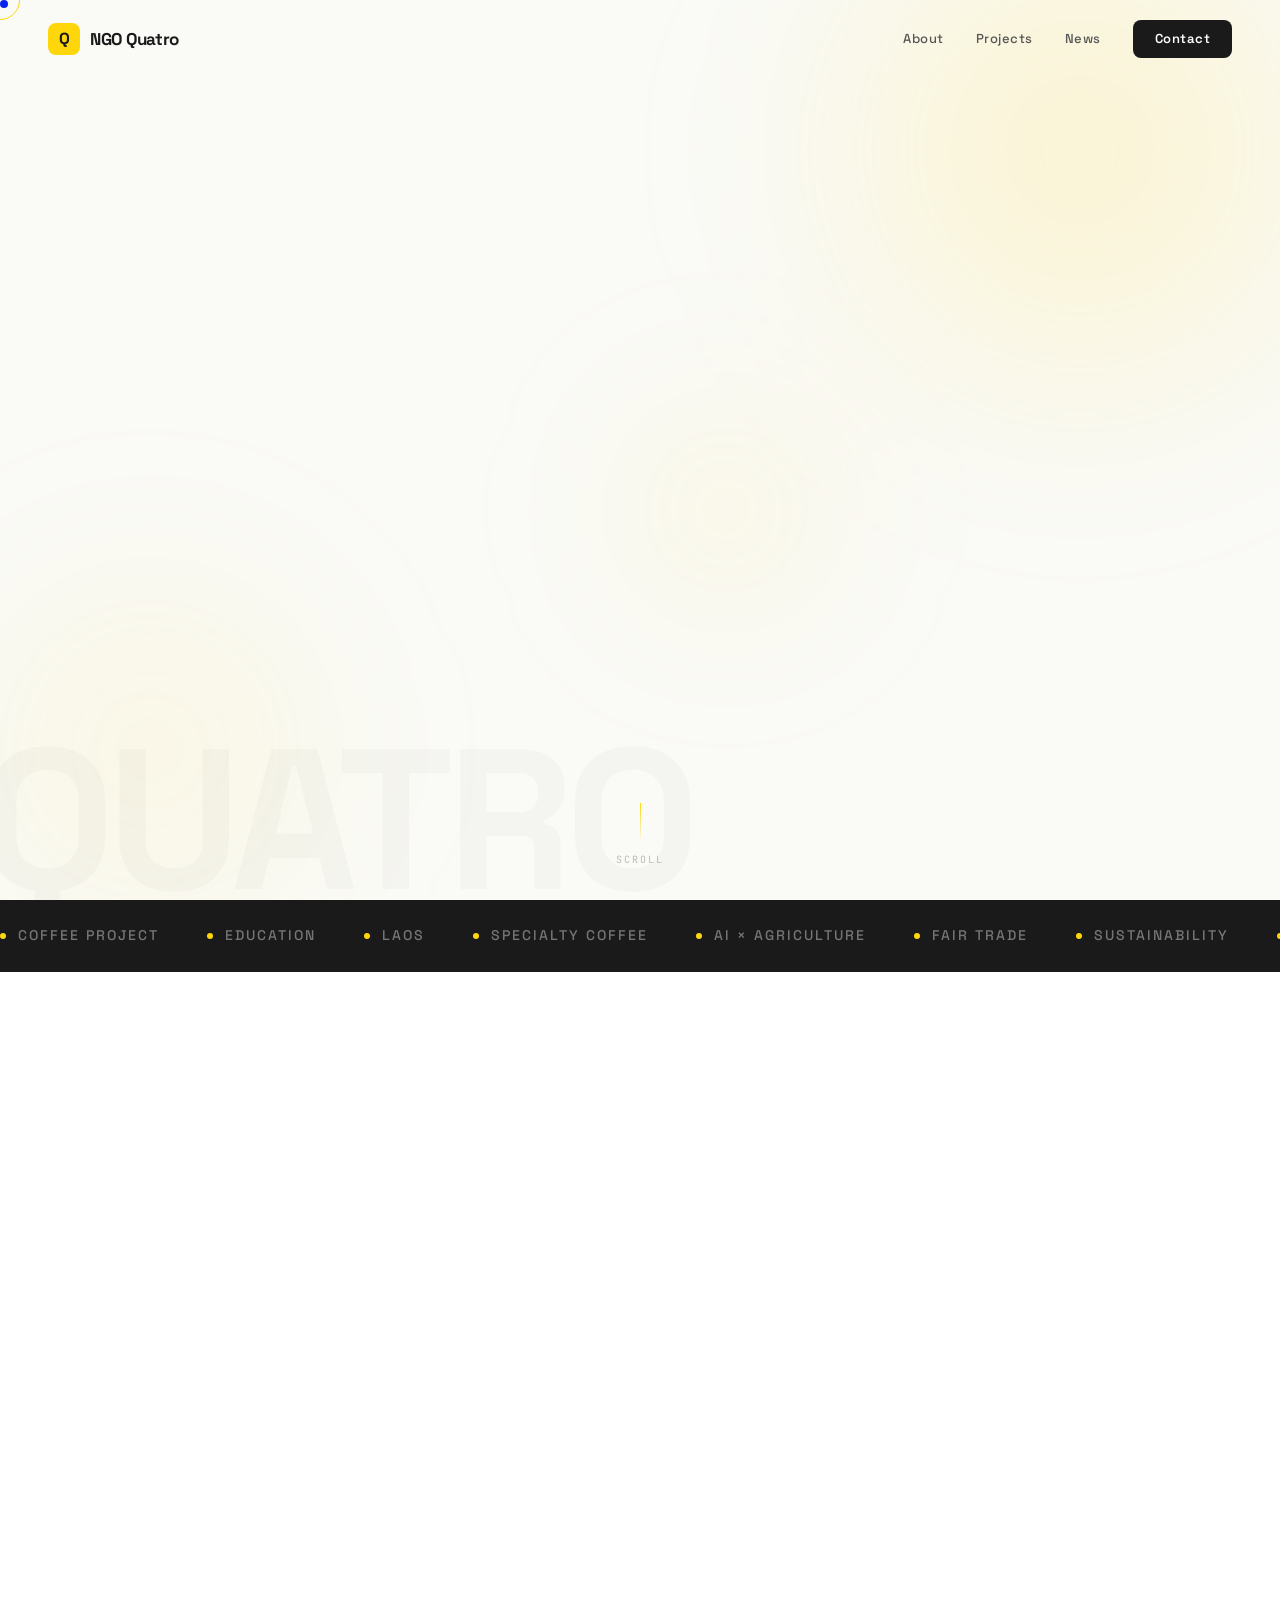
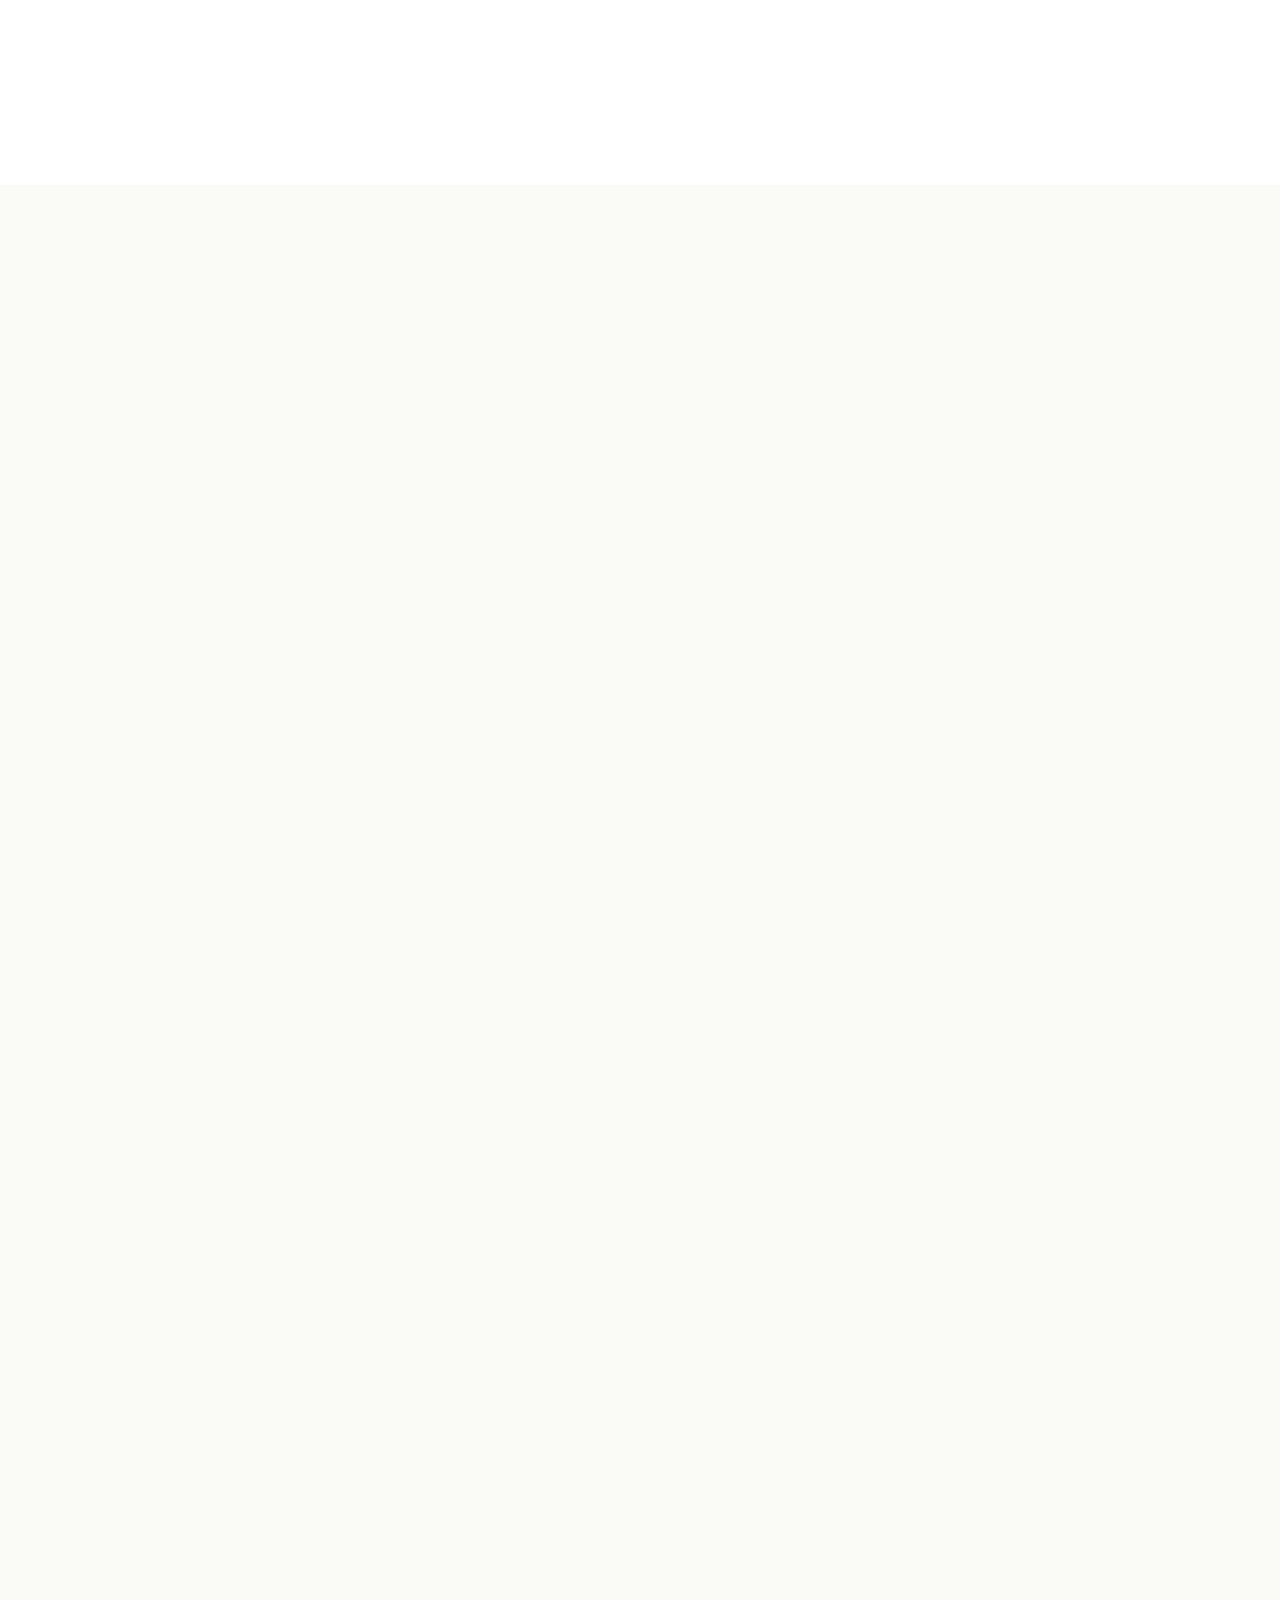
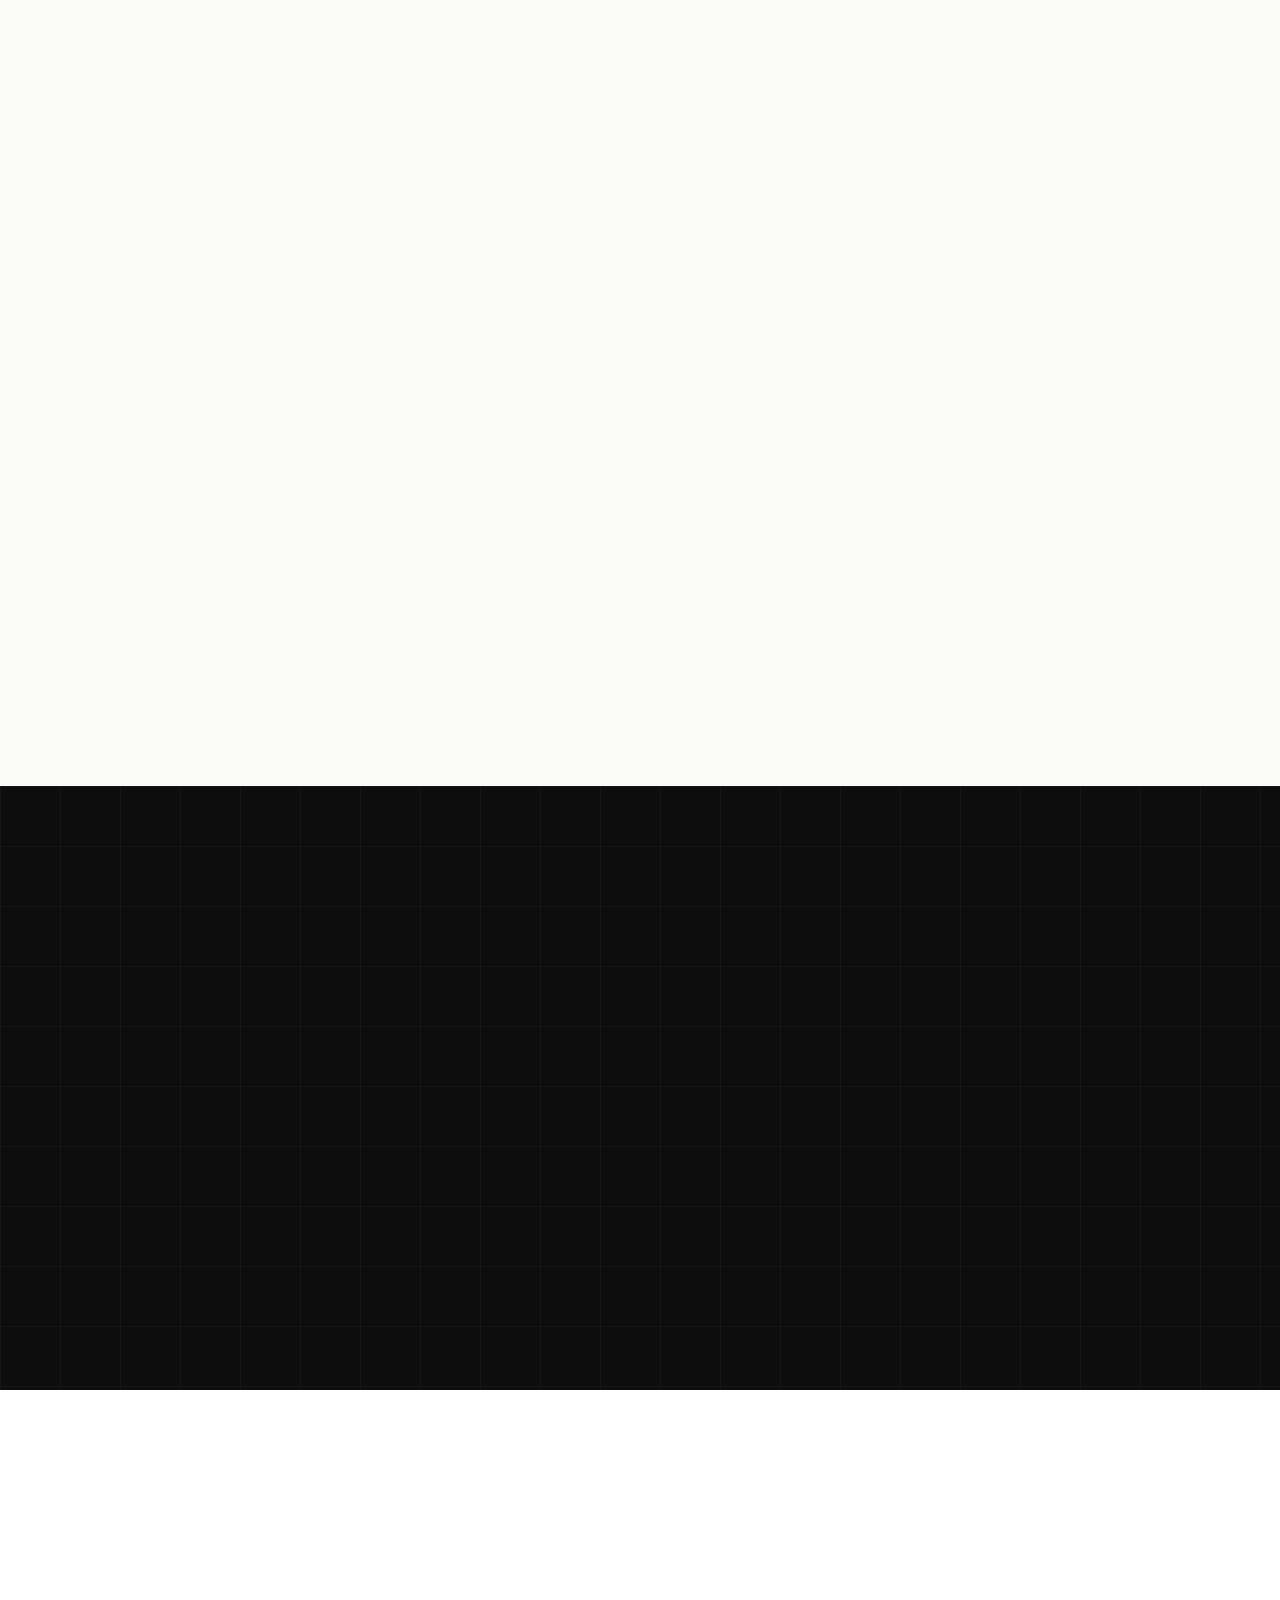
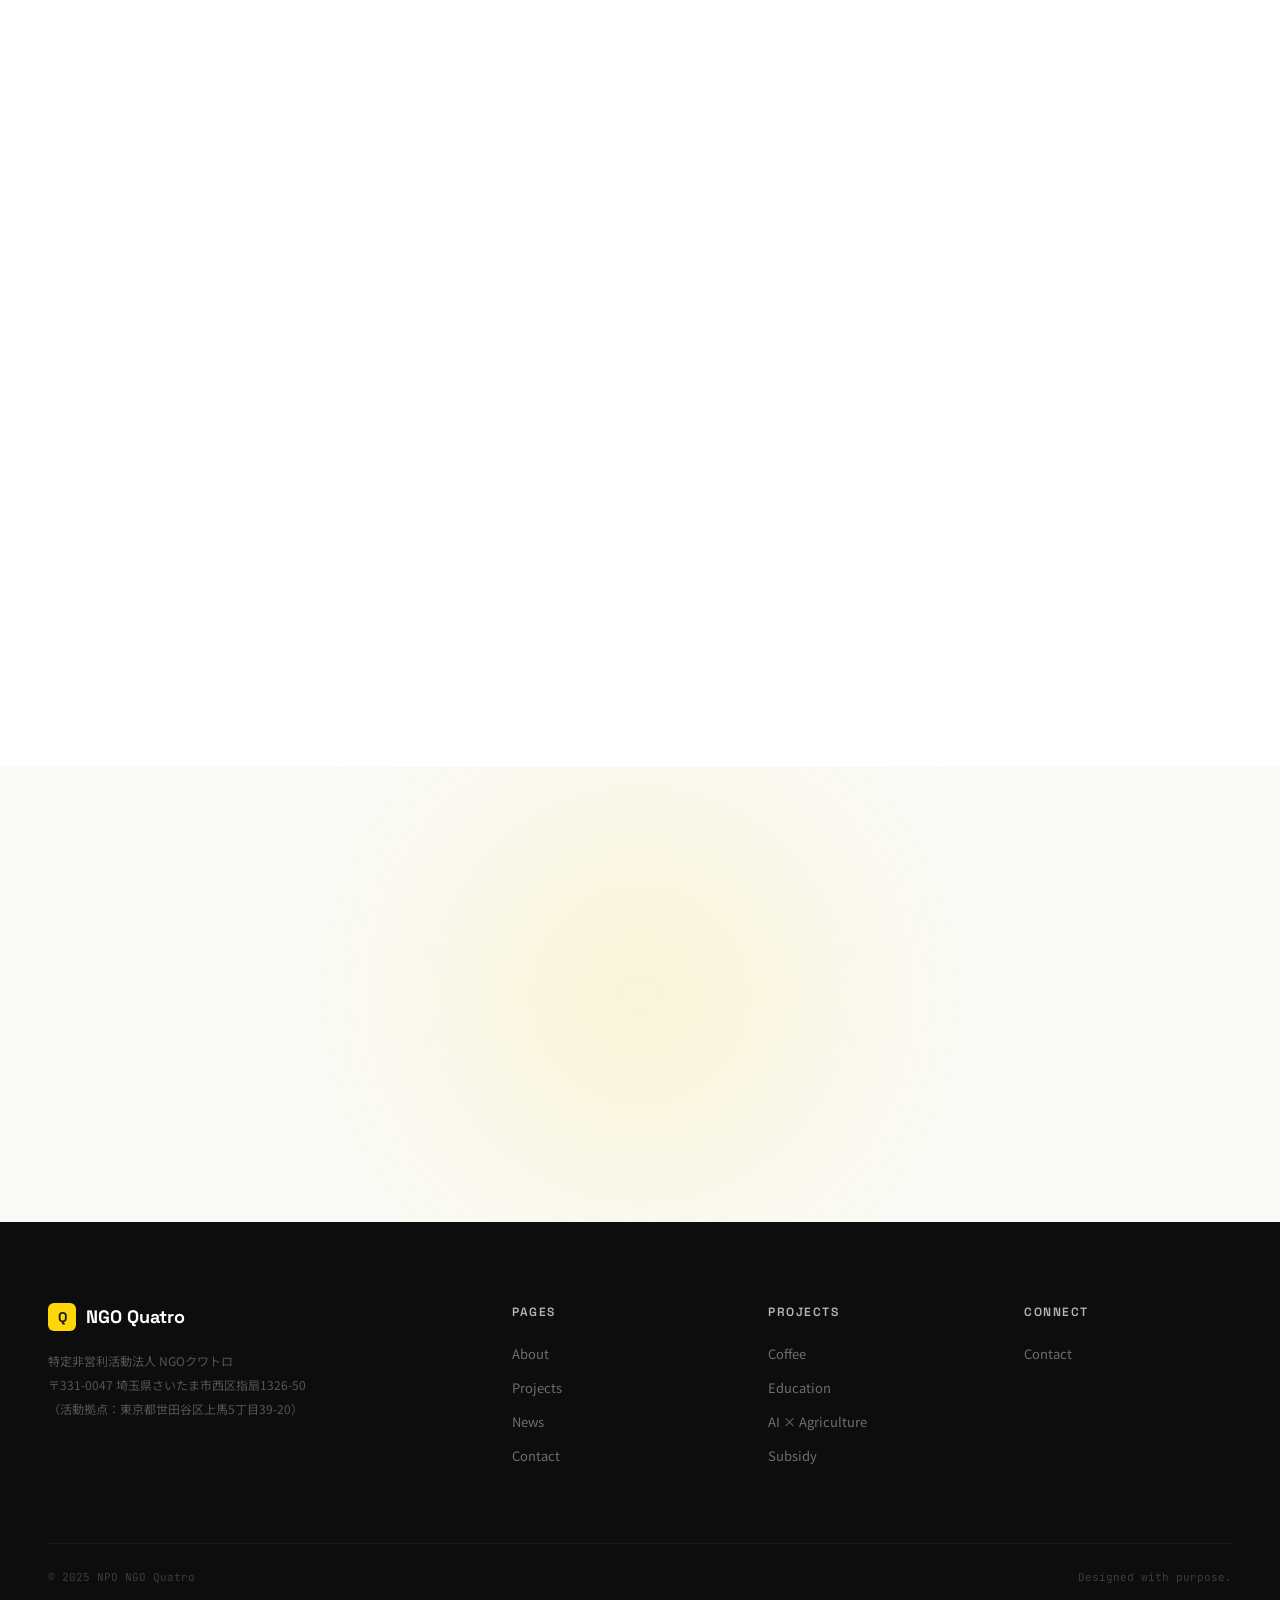
<file: index.html>
<!DOCTYPE html>
<html lang="ja">
<head>
<meta charset="UTF-8">
<meta name="viewport" content="width=device-width, initial-scale=1.0">
<title>NGO Quatro — 努力した人が報われる社会を目指して</title>
<meta name="description" content="NGOクワトロは、途上国で暮らす人々が直面する解決困難な課題をビジネスを通して解決することを目指す団体です。">
<meta property="og:title" content="NGO Quatro — Effort Deserves Reward">
<meta property="og:description" content="途上国の課題をビジネスで解決する。ラオスを拠点にコーヒー栽培支援・教育・AI活用事業を展開。">
<meta property="og:type" content="website">
<link rel="preconnect" href="https://fonts.googleapis.com">
<link rel="preconnect" href="https://fonts.gstatic.com" crossorigin>
<link rel="preload" as="style" href="https://fonts.googleapis.com/css2?family=Space+Grotesk:wght@400;500;700&family=Noto+Sans+JP:wght@400;700&family=Barlow:wght@600;800&family=JetBrains+Mono:wght@400&display=swap" onload="this.onload=null;this.rel='stylesheet'">
<noscript><link rel="stylesheet" href="https://fonts.googleapis.com/css2?family=Space+Grotesk:wght@400;500;700&family=Noto+Sans+JP:wght@400;700&family=Barlow:wght@600;800&family=JetBrains+Mono:wght@400&display=swap"></noscript>
<link rel="stylesheet" href="css/style.css">
</head>
<body>

<!-- Loading -->
<div class="loader" id="loader">
  <div class="loader-logo">NGO Quatro</div>
  <div class="loader-bar"><div class="loader-fill"></div></div>
</div>

<!-- Nav -->
<nav class="nav">
  <a href="index.html" class="nav-logo magnetic">
    <span class="dot">Q</span>
    <span>NGO Quatro</span>
  </a>
  <button class="nav-toggle" aria-label="メニュー">
    <span></span><span></span><span></span>
  </button>
  <div class="nav-links">
    <a href="about.html">About</a>
    <a href="projects.html">Projects</a>
    <a href="news.html">News</a>
    <a href="contact.html" class="nav-cta">Contact</a>
  </div>
</nav>

<!-- Hero -->
<section class="hero" id="hero">
  <div class="hero-bg">
    <div class="hero-blob hero-blob-1"></div>
    <div class="hero-blob hero-blob-2"></div>
    <div class="hero-blob hero-blob-3"></div>
    <div class="hero-bg-text">QUATRO</div>
  </div>
  <div class="hero-content">
    <div class="hero-text">
      <div class="hero-tag reveal"><span class="pulse"></span>SINCE 2012 — LAOS, SOUTHEAST ASIA</div>
      <h1 class="reveal" style="transition-delay:.15s">Effort<br>Deserves<br><span class="highlight">Reward.</span></h1>
      <p class="hero-sub-jp reveal" style="transition-delay:.3s">「努力した人が報われる」<br>そんな当たり前の社会を目指して</p>
      <p class="hero-desc reveal" style="transition-delay:.4s">NGOクワトロは、途上国で暮らす人々が直面する課題を<br>ビジネスの力で解決する団体です。ラオスを拠点に<br>コーヒー栽培支援・教育・AI活用事業を展開しています。</p>
      <div class="hero-btns reveal" style="transition-delay:.5s">
        <a href="about.html" class="btn-primary magnetic"><span>About Us →</span></a>
        <a href="projects.html" class="btn-secondary magnetic">Our Projects</a>
      </div>
    </div>
    <div class="hero-visual reveal-right" style="transition-delay:.3s">
      <div class="hero-img-main">
        <img src="images/hero-dialogue.webp" alt="ラオスの農家との対話" loading="eager">
      </div>
      <div class="hero-float">
        <div class="stat-row">
          <span class="stat-num counter" data-target="13">0</span>
          <span class="stat-unit">年</span>
        </div>
        <div class="stat-label">活動実績</div>
        <div class="stat-divider"></div>
        <div class="stat-row">
          <span class="stat-num counter" data-target="4">0</span>
          <span class="stat-unit">事業</span>
        </div>
        <div class="stat-label">プロジェクト</div>
      </div>
      <div class="hero-float-2">
        <div class="mini-tag">SPECIALTY COFFEE</div>
        <div>Bolaven Plateau, <strong style="color:var(--yellow)">Laos</strong></div>
      </div>
    </div>
  </div>
  <div class="scroll-indicator"><div class="line"></div>SCROLL</div>
</section>

<!-- Marquee -->
<div class="marquee">
  <div class="marquee-track">
    <span class="marquee-item"><span class="marquee-dot"></span>COFFEE PROJECT</span>
    <span class="marquee-item"><span class="marquee-dot"></span>EDUCATION</span>
    <span class="marquee-item"><span class="marquee-dot"></span>LAOS</span>
    <span class="marquee-item"><span class="marquee-dot"></span>SPECIALTY COFFEE</span>
    <span class="marquee-item"><span class="marquee-dot"></span>AI × AGRICULTURE</span>
    <span class="marquee-item"><span class="marquee-dot"></span>FAIR TRADE</span>
    <span class="marquee-item"><span class="marquee-dot"></span>SUSTAINABILITY</span>
    <span class="marquee-item"><span class="marquee-dot"></span>BOLAVEN PLATEAU</span>
    <span class="marquee-item"><span class="marquee-dot"></span>COFFEE PROJECT</span>
    <span class="marquee-item"><span class="marquee-dot"></span>EDUCATION</span>
    <span class="marquee-item"><span class="marquee-dot"></span>LAOS</span>
    <span class="marquee-item"><span class="marquee-dot"></span>SPECIALTY COFFEE</span>
    <span class="marquee-item"><span class="marquee-dot"></span>AI × AGRICULTURE</span>
    <span class="marquee-item"><span class="marquee-dot"></span>FAIR TRADE</span>
    <span class="marquee-item"><span class="marquee-dot"></span>SUSTAINABILITY</span>
    <span class="marquee-item"><span class="marquee-dot"></span>BOLAVEN PLATEAU</span>
  </div>
</div>

<!-- Mission -->
<section class="mission" id="mission">
  <div class="container">
    <div class="mission-header">
      <div class="reveal">
        <div class="section-label">OUR MISSION</div>
        <div class="mission-big" style="margin-top:12px">What We<br>Believe In.</div>
      </div>
      <div class="reveal" style="transition-delay:.2s">
        <p class="mission-desc">私たちは「援助」ではなく「ビジネス」で世界を変えます。<br>コーヒー農家の自立支援、教育を通じた人材育成、<br>テクノロジーを活用した農業支援。<br>努力した人が正当な対価を受け取れる循環を、<br>ラオスから世界へ広げています。</p>
      </div>
    </div>
    <div class="mission-grid stagger">
      <div class="mission-card">
        <span class="num">01</span>
        <div class="card-tag">MISSION</div>
        <h3>途上国の課題を<br>ビジネスで解決する</h3>
        <p>援助に頼らず、ビジネスの仕組みで現地の人々が自立できる環境を作ります。持続可能な変化を生み出すために。</p>
      </div>
      <div class="mission-card">
        <span class="num">02</span>
        <div class="card-tag">VISION</div>
        <h3>努力した人が<br>報われる社会</h3>
        <p>品質の高いコーヒーを生産する農家が、正当な対価を受け取れる。そんな当たり前の世界を実現します。</p>
      </div>
      <div class="mission-card">
        <span class="num">03</span>
        <div class="card-tag">APPROACH</div>
        <h3>テクノロジーと<br>人の力の融合</h3>
        <p>AIを活用した農業支援やデータ分析で、従来の国際協力を次のレベルへ。人とテクノロジーが共に進化します。</p>
      </div>
    </div>
  </div>
</section>

<!-- Projects -->
<section class="projects" id="projects">
  <div class="container">
    <div class="section-label reveal">OUR WORK</div>
    <div class="section-title reveal" style="transition-delay:.1s">Projects</div>
    <div class="section-sub reveal" style="transition-delay:.2s;margin-bottom:64px">私たちの取り組み</div>

    <div class="project-card reveal-left">
      <div class="project-img">
        <img src="images/coffee-farm.webp" alt="ラオスのコーヒー農園" loading="lazy" style="width:100%;height:100%;object-fit:cover">
        <span class="overlay-tag">COFFEE</span>
      </div>
      <div class="project-text">
        <h3>Coffee Project</h3>
        <div class="subtitle">ラオス南部 ボラベン高原 / チャンパサック県</div>
        <p>スペシャルティコーヒーの生産指導から輸出まで一貫支援。品質向上と公正な価格取引を実現しています。</p>
        <div class="project-stats">
          <div><div class="val">2015<small>〜</small></div><div class="lbl">プロジェクト開始</div></div>
        </div>
      </div>
    </div>

    <div class="project-card reveal-right">
      <div class="project-img">
        <img src="images/team-meeting.webp" alt="教育支援・チームミーティング" loading="lazy" style="width:100%;height:100%;object-fit:cover">
        <span class="overlay-tag">EDUCATION</span>
      </div>
      <div class="project-text">
        <h3>Education Project</h3>
        <div class="subtitle">ラオス南部 チャンパサック県 パクセ</div>
        <p>経済的・地理的理由で進学が困難な優秀な学生を支援する学生寮「坂雲寮」の運営や、学校建設支援を通じて、ラオスの未来を担う人材を育成しています。</p>
        <div class="project-stats">
          <div><div class="val">30<small>名+</small></div><div class="lbl">卒寮生</div></div>
          <div><div class="val">2017<small>〜</small></div><div class="lbl">坂雲寮開始</div></div>
        </div>
      </div>
    </div>

    <div class="project-card reveal-left">
      <div class="project-img">
        <img src="images/farm-conversation.webp" alt="農家との対話・データ活用" loading="lazy" style="width:100%;height:100%;object-fit:cover">
        <span class="overlay-tag">AI × AGRI</span>
      </div>
      <div class="project-text">
        <h3>AI × Agriculture</h3>
        <div class="subtitle">ラオス / 日本</div>
        <p>AIやデータ分析を活用し、農業支援の高度化に取り組んでいます。テクノロジーの力で、より多くの農家に的確な支援を届けます。</p>
        <div class="project-stats">
          <div><div class="val">2025<small>〜</small></div><div class="lbl">プロジェクト開始</div></div>
        </div>
      </div>
    </div>

    <div class="project-card reveal-right">
      <div class="project-img">
        <img src="images/drying-rack.webp" alt="コーヒー乾燥設備" loading="lazy" style="width:100%;height:100%;object-fit:cover">
        <span class="overlay-tag">SUBSIDY</span>
      </div>
      <div class="project-text">
        <h3>Subsidy Project</h3>
        <div class="subtitle">日本 / ラオス</div>
        <p>国内外の助成金・補助金に積極的に申請し、採択された資金を活用して現地の支援活動やインフラ整備を推進しています。</p>
        <div class="project-stats">
          <div><div class="val">10<small>件+</small></div><div class="lbl">採択実績</div></div>
        </div>
      </div>
    </div>
  </div>
</section>

<!-- Impact -->
<section class="impact" id="impact">
  <div class="impact-grid-bg"></div>
  <div class="container" style="position:relative;z-index:1">
    <div class="section-label light center reveal">IMPACT</div>
    <div class="section-title reveal" style="color:var(--white);text-align:center;transition-delay:.1s">Our Numbers</div>
    <div class="section-sub reveal" style="color:rgba(255,255,255,.4);text-align:center;transition-delay:.2s">これまでの成果</div>
    <div class="impact-grid stagger">
      <div class="impact-card">
        <div class="number"><span class="counter" data-target="13">0</span><span class="unit">年</span></div>
        <div class="label">活動年数</div>
      </div>
      <div class="impact-card">
        <div class="number"><span class="counter" data-target="30">0</span><span class="unit">名+</span></div>
        <div class="label">坂雲寮 卒寮生</div>
      </div>
      <div class="impact-card">
        <div class="number"><span class="counter" data-target="4">0</span><span class="unit">事業</span></div>
        <div class="label">プロジェクト数</div>
      </div>
      <div class="impact-card">
        <div class="number"><span class="counter" data-target="10">0</span><span class="unit">件+</span></div>
        <div class="label">助成金採択実績</div>
      </div>
    </div>
  </div>
</section>

<!-- News -->
<section class="news-section" id="news">
  <div class="container">
    <div class="section-label reveal">LATEST UPDATES</div>
    <div class="section-title reveal" style="transition-delay:.1s">News</div>
    <div class="section-sub reveal" style="transition-delay:.2s">お知らせ・活動報告</div>
    <div class="news-grid stagger">
      <a href="news.html" class="news-card">
        <div class="thumb"><img src="images/coffee-cherries.webp" alt="" loading="lazy" style="width:100%;height:100%;object-fit:cover"></div>
        <div>
          <div class="meta"><span class="date">2025.12.17</span><span class="category">REPORT</span></div>
          <h3>ラオス渡航のご報告</h3>
          <div class="excerpt">2025年12月、ラオスにてコーヒー農園の視察と農家との対話を実施しました...</div>
        </div>
      </a>
      <a href="news.html" class="news-card">
        <div class="thumb"><img src="images/coffee-seedlings.webp" alt="" loading="lazy" style="width:100%;height:100%;object-fit:cover"></div>
        <div>
          <div class="meta"><span class="date">2025.10.01</span><span class="category">PRESS</span></div>
          <h3>「令和7年度 彩の国さいたま国際協力基金」に採択</h3>
          <div class="excerpt">NGOクワトロは令和7年度の彩の国さいたま国際協力基金に採択されました...</div>
        </div>
      </a>
      <a href="news.html" class="news-card">
        <div class="thumb"><img src="images/coffee-drying.webp" alt="" loading="lazy" style="width:100%;height:100%;object-fit:cover"></div>
        <div>
          <div class="meta"><span class="date">2024.11.12</span><span class="category">REPORT</span></div>
          <h3>ラオス渡航のご報告</h3>
          <div class="excerpt">2024年11月、ボラベン高原にてコーヒー豆の品質確認を実施...</div>
        </div>
      </a>
      <a href="news.html" class="news-card">
        <div class="thumb"><img src="images/red-cherries-basket.webp" alt="" loading="lazy" style="width:100%;height:100%;object-fit:cover"></div>
        <div>
          <div class="meta"><span class="date">2024.10.01</span><span class="category">PRESS</span></div>
          <h3>「令和6年度 彩の国さいたま国際協力基金」に採択</h3>
          <div class="excerpt">「コーヒー産地の生産者支援と品質向上」をテーマに採択されました...</div>
        </div>
      </a>
    </div>
    <div class="news-more reveal">
      <a href="news.html" class="btn-secondary btn-small magnetic">All News →</a>
    </div>
  </div>
</section>

<!-- CTA -->
<section class="cta" id="cta">
  <div class="cta-blob"></div>
  <div class="cta-content container">
    <div class="section-label center reveal">GET INVOLVED</div>
    <div class="section-title reveal" style="text-align:center;transition-delay:.1s">Join Our Mission</div>
    <div class="section-sub reveal" style="text-align:center;transition-delay:.2s;margin-bottom:40px">一緒に「当たり前の社会」を作りませんか</div>
    <div class="cta-btns reveal" style="transition-delay:.3s">
      <a href="contact.html" class="btn-primary magnetic"><span>お問い合わせ →</span></a>
      <a href="projects.html" class="btn-secondary magnetic">活動を見る</a>
    </div>
  </div>
</section>

<!-- Footer -->
<footer class="footer">
  <div class="footer-inner">
    <div class="footer-brand">
      <div class="logo"><span class="dot">Q</span> NGO Quatro</div>
      <p>特定非営利活動法人 NGOクワトロ<br>〒331-0047 埼玉県さいたま市西区指扇1326-50<br>（活動拠点：東京都世田谷区上馬5丁目39-20）</p>
    </div>
    <div class="footer-col">
      <h4>Pages</h4>
      <a href="about.html">About</a>
      <a href="projects.html">Projects</a>
      <a href="news.html">News</a>
      <a href="contact.html">Contact</a>
    </div>
    <div class="footer-col">
      <h4>Projects</h4>
      <a href="projects.html">Coffee</a>
      <a href="projects.html">Education</a>
      <a href="projects.html">AI × Agriculture</a>
      <a href="projects.html">Subsidy</a>
    </div>
    <div class="footer-col">
      <h4>Connect</h4>
      <a href="contact.html">Contact</a>
    </div>
  </div>
  <div class="footer-bottom">
    <span>© 2025 NPO NGO Quatro</span>
    <span>Designed with purpose.</span>
  </div>
</footer>

<script src="js/main.js"></script>
</body>
</html>
</file>
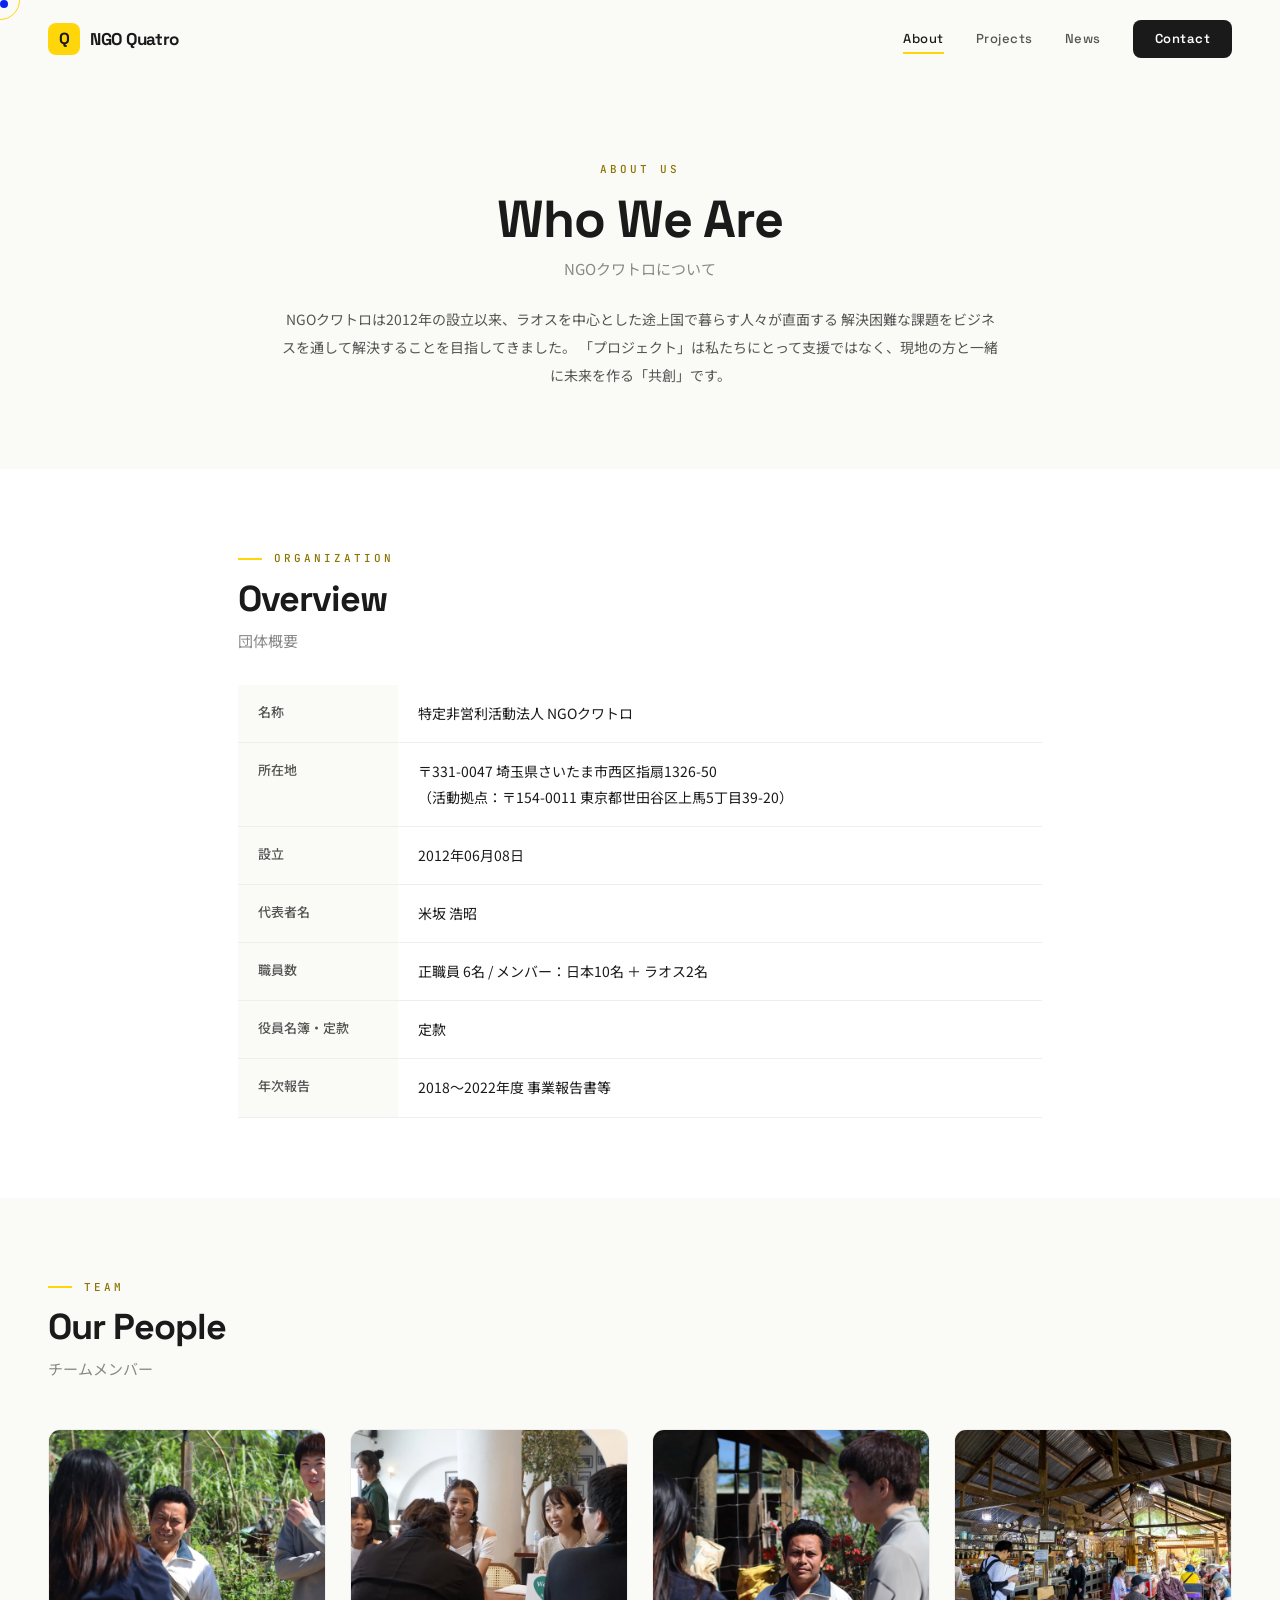
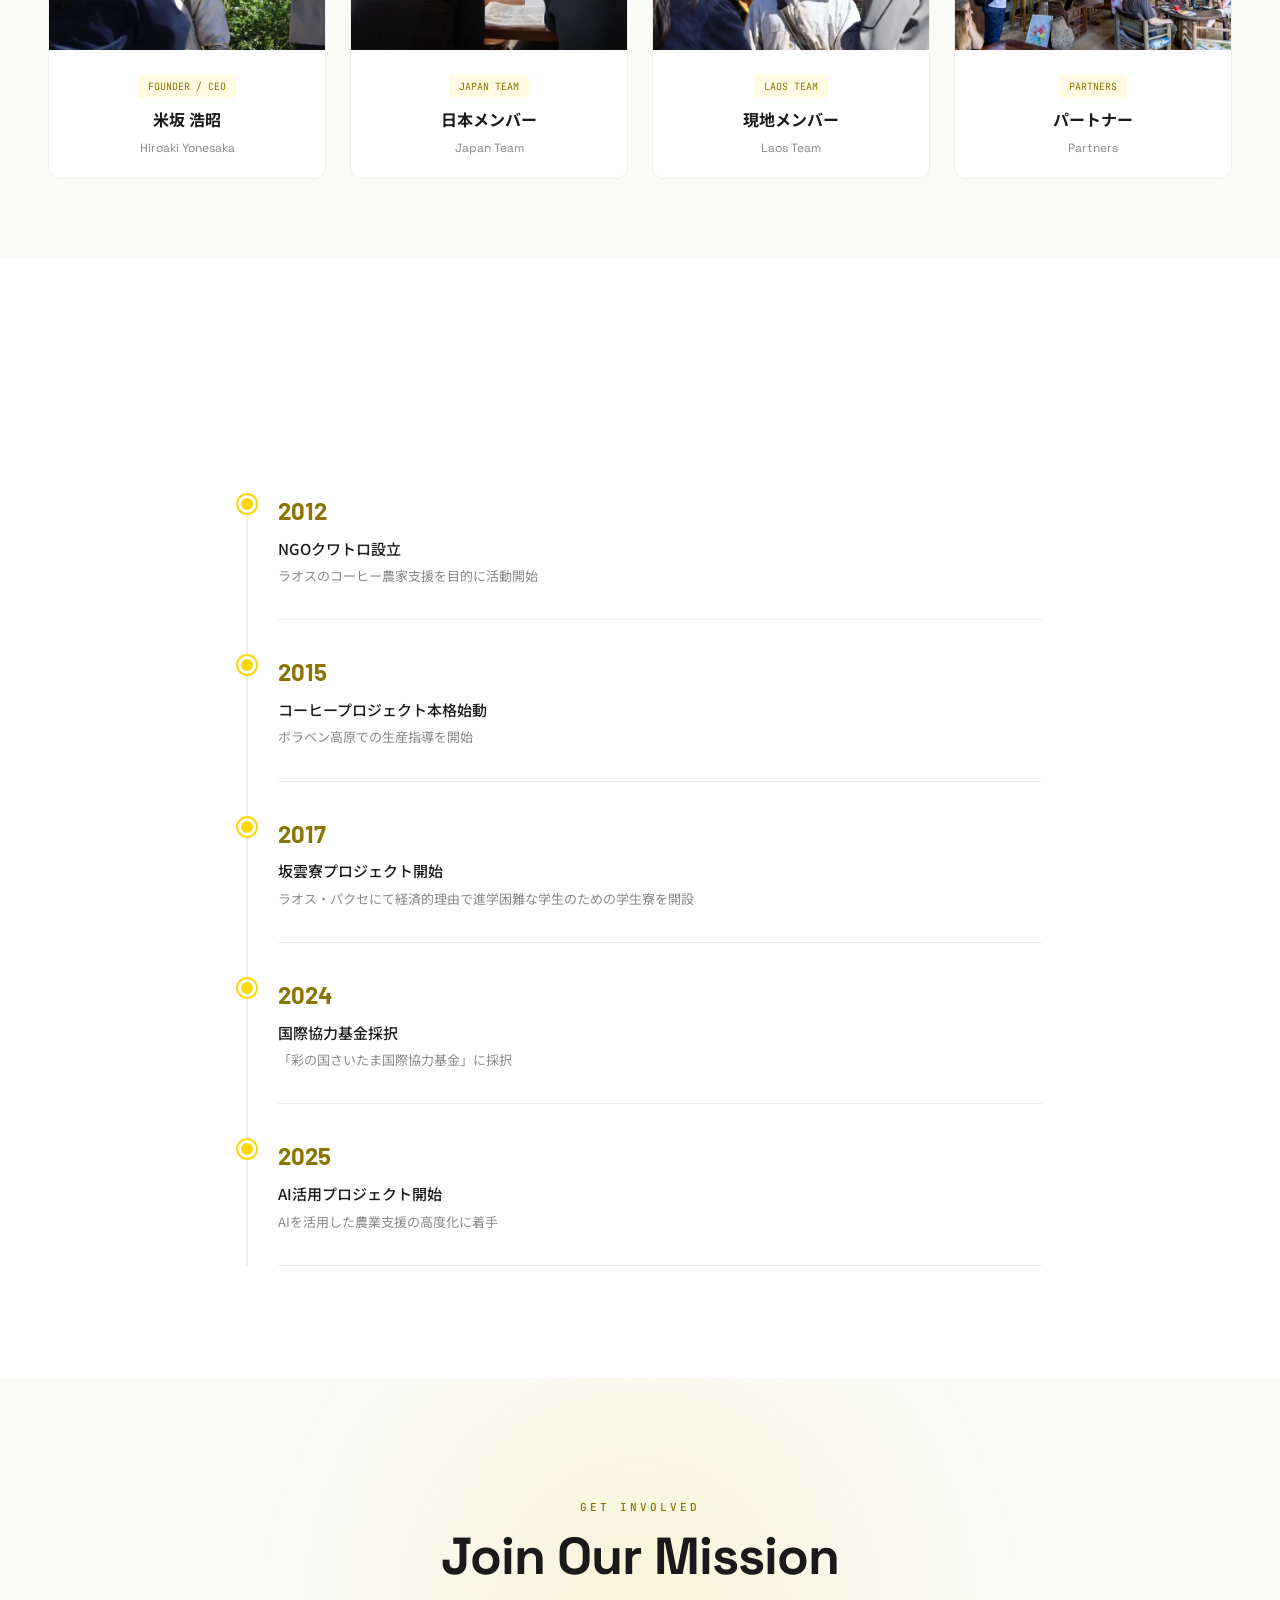
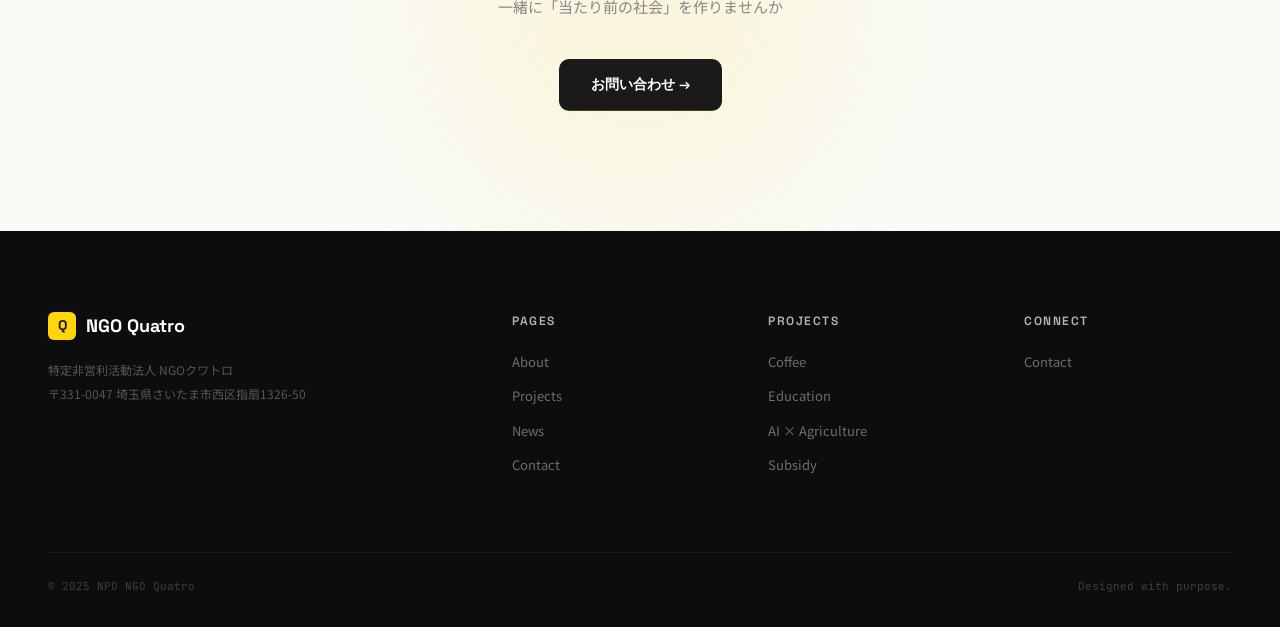
<file: about.html>
<!DOCTYPE html>
<html lang="ja">
<head>
<meta charset="UTF-8">
<meta name="viewport" content="width=device-width, initial-scale=1.0">
<title>About — NGO Quatro</title>
<meta name="description" content="NGOクワトロの団体概要、チームメンバー、沿革をご紹介します。">
<link rel="preconnect" href="https://fonts.googleapis.com">
<link rel="preconnect" href="https://fonts.gstatic.com" crossorigin>
<link rel="preload" as="style" href="https://fonts.googleapis.com/css2?family=Space+Grotesk:wght@400;500;700&family=Noto+Sans+JP:wght@400;700&family=Barlow:wght@600;800&family=JetBrains+Mono:wght@400&display=swap" onload="this.onload=null;this.rel='stylesheet'">
<noscript><link rel="stylesheet" href="https://fonts.googleapis.com/css2?family=Space+Grotesk:wght@400;500;700&family=Noto+Sans+JP:wght@400;700&family=Barlow:wght@600;800&family=JetBrains+Mono:wght@400&display=swap"></noscript>
<link rel="stylesheet" href="css/style.css">
</head>
<body>

<!-- Nav -->
<nav class="nav">
  <a href="index.html" class="nav-logo magnetic"><span class="dot">Q</span><span>NGO Quatro</span></a>
  <button class="nav-toggle" aria-label="メニュー"><span></span><span></span><span></span></button>
  <div class="nav-links">
    <a href="about.html" class="active">About</a>
    <a href="projects.html">Projects</a>
    <a href="news.html">News</a>
    <a href="contact.html" class="nav-cta">Contact</a>
  </div>
</nav>

<!-- Hero -->
<section class="page-hero">
  <div class="container">
    <div class="section-label center reveal">ABOUT US</div>
    <h1 class="section-title reveal" style="transition-delay:.1s">Who We Are</h1>
    <div class="section-sub reveal" style="transition-delay:.2s">NGOクワトロについて</div>
    <p class="reveal" style="max-width:720px;margin:24px auto 0;font-size:14px;color:var(--text-mid);line-height:2;text-align:center;transition-delay:.3s">
      NGOクワトロは2012年の設立以来、ラオスを中心とした途上国で暮らす人々が直面する
      解決困難な課題をビジネスを通して解決することを目指してきました。
      「プロジェクト」は私たちにとって支援ではなく、現地の方と一緒に未来を作る「共創」です。
    </p>
  </div>
</section>

<!-- Org Info -->
<section style="padding:80px 0">
  <div class="container" style="max-width:900px">
    <div class="section-label reveal">ORGANIZATION</div>
    <div class="section-title reveal" style="font-size:36px;transition-delay:.1s">Overview</div>
    <div class="section-sub reveal" style="transition-delay:.2s">団体概要</div>
    <table class="org-table reveal" style="transition-delay:.3s">
      <tr><th>名称</th><td>特定非営利活動法人 NGOクワトロ</td></tr>
      <tr><th>所在地</th><td>〒331-0047 埼玉県さいたま市西区指扇1326-50<br>（活動拠点：〒154-0011 東京都世田谷区上馬5丁目39-20）</td></tr>
      <tr><th>設立</th><td>2012年06月08日</td></tr>
      <tr><th>代表者名</th><td>米坂 浩昭</td></tr>
      <tr><th>職員数</th><td>正職員 6名 / メンバー：日本10名 ＋ ラオス2名</td></tr>
      <tr><th>役員名簿・定款</th><td>定款</td></tr>
      <tr><th>年次報告</th><td>2018〜2022年度 事業報告書等</td></tr>
    </table>
  </div>
</section>

<!-- Team -->
<section style="padding:80px 0;background:var(--bg)">
  <div class="container">
    <div class="section-label reveal">TEAM</div>
    <div class="section-title reveal" style="font-size:36px;transition-delay:.1s">Our People</div>
    <div class="section-sub reveal" style="transition-delay:.2s;margin-bottom:48px">チームメンバー</div>
    <div class="team-grid stagger">
      <div class="team-card">
        <div class="avatar"><img src="images/hero-dialogue.webp" alt="米坂 浩昭" loading="lazy" style="width:100%;height:100%;object-fit:cover"></div>
        <div class="info">
          <span class="role">FOUNDER / CEO</span>
          <div class="name">米坂 浩昭</div>
          <div class="name-en">Hiroaki Yonesaka</div>
        </div>
      </div>
      <div class="team-card">
        <div class="avatar"><img src="images/team-meeting.webp" alt="メンバー" loading="lazy" style="width:100%;height:100%;object-fit:cover"></div>
        <div class="info">
          <span class="role">JAPAN TEAM</span>
          <div class="name">日本メンバー</div>
          <div class="name-en">Japan Team</div>
        </div>
      </div>
      <div class="team-card">
        <div class="avatar"><img src="images/farm-visit.webp" alt="現地メンバー" loading="lazy" style="width:100%;height:100%;object-fit:cover"></div>
        <div class="info">
          <span class="role">LAOS TEAM</span>
          <div class="name">現地メンバー</div>
          <div class="name-en">Laos Team</div>
        </div>
      </div>
      <div class="team-card">
        <div class="avatar"><img src="images/local-cafe.webp" alt="パートナー" loading="lazy" style="width:100%;height:100%;object-fit:cover"></div>
        <div class="info">
          <span class="role">PARTNERS</span>
          <div class="name">パートナー</div>
          <div class="name-en">Partners</div>
        </div>
      </div>
    </div>
  </div>
</section>

<!-- Timeline -->
<section style="padding:80px 0">
  <div class="container" style="max-width:900px">
    <div class="section-label reveal">HISTORY</div>
    <div class="section-title reveal" style="font-size:36px;transition-delay:.1s">Our Journey</div>
    <div class="section-sub reveal" style="transition-delay:.2s;margin-bottom:48px">沿革</div>
    <div class="timeline stagger">
      <div class="timeline-item">
        <div class="year">2012</div>
        <div class="event">NGOクワトロ設立</div>
        <div class="detail">ラオスのコーヒー農家支援を目的に活動開始</div>
      </div>
      <div class="timeline-item">
        <div class="year">2015</div>
        <div class="event">コーヒープロジェクト本格始動</div>
        <div class="detail">ボラベン高原での生産指導を開始</div>
      </div>
      <div class="timeline-item">
        <div class="year">2017</div>
        <div class="event">坂雲寮プロジェクト開始</div>
        <div class="detail">ラオス・パクセにて経済的理由で進学困難な学生のための学生寮を開設</div>
      </div>
      <div class="timeline-item">
        <div class="year">2024</div>
        <div class="event">国際協力基金採択</div>
        <div class="detail">「彩の国さいたま国際協力基金」に採択</div>
      </div>
      <div class="timeline-item">
        <div class="year">2025</div>
        <div class="event">AI活用プロジェクト開始</div>
        <div class="detail">AIを活用した農業支援の高度化に着手</div>
      </div>
    </div>
  </div>
</section>

<!-- CTA -->
<section class="cta">
  <div class="cta-blob"></div>
  <div class="cta-content container">
    <div class="section-label center reveal">GET INVOLVED</div>
    <div class="section-title reveal" style="text-align:center;transition-delay:.1s">Join Our Mission</div>
    <div class="section-sub reveal" style="text-align:center;transition-delay:.2s;margin-bottom:40px">一緒に「当たり前の社会」を作りませんか</div>
    <div class="cta-btns reveal" style="transition-delay:.3s">
      <a href="contact.html" class="btn-primary magnetic"><span>お問い合わせ →</span></a>
    </div>
  </div>
</section>

<!-- Footer -->
<footer class="footer">
  <div class="footer-inner">
    <div class="footer-brand">
      <div class="logo"><span class="dot">Q</span> NGO Quatro</div>
      <p>特定非営利活動法人 NGOクワトロ<br>〒331-0047 埼玉県さいたま市西区指扇1326-50</p>
    </div>
    <div class="footer-col"><h4>Pages</h4><a href="about.html">About</a><a href="projects.html">Projects</a><a href="news.html">News</a><a href="contact.html">Contact</a></div>
    <div class="footer-col"><h4>Projects</h4><a href="projects.html">Coffee</a><a href="projects.html">Education</a><a href="projects.html">AI × Agriculture</a><a href="projects.html">Subsidy</a></div>
    <div class="footer-col"><h4>Connect</h4><a href="contact.html">Contact</a></div>
  </div>
  <div class="footer-bottom"><span>© 2025 NPO NGO Quatro</span><span>Designed with purpose.</span></div>
</footer>

<script src="js/main.js"></script>
</body>
</html>
</file>
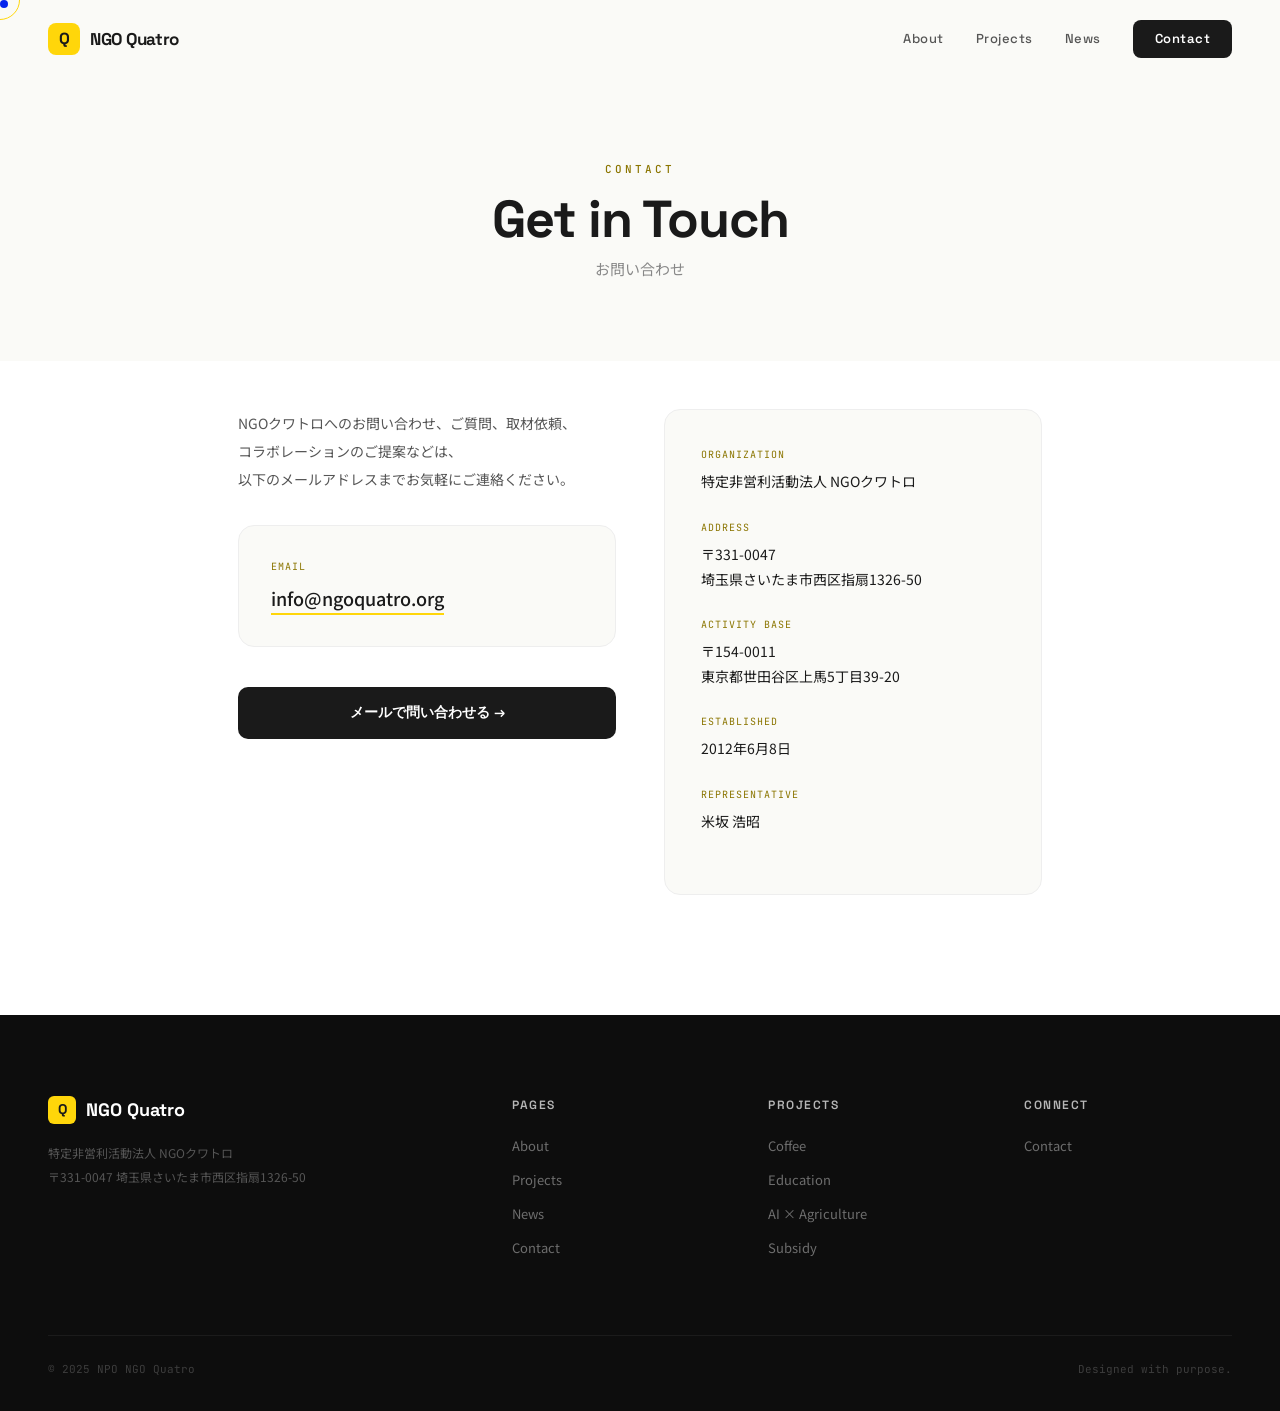
<file: contact.html>
<!DOCTYPE html>
<html lang="ja">
<head>
<meta charset="UTF-8">
<meta name="viewport" content="width=device-width, initial-scale=1.0">
<title>Contact — NGO Quatro</title>
<meta name="description" content="NGOクワトロへのお問い合わせ。">
<link rel="preconnect" href="https://fonts.googleapis.com">
<link rel="preconnect" href="https://fonts.gstatic.com" crossorigin>
<link rel="preload" as="style" href="https://fonts.googleapis.com/css2?family=Space+Grotesk:wght@400;500;700&family=Noto+Sans+JP:wght@400;700&family=Barlow:wght@600;800&family=JetBrains+Mono:wght@400&display=swap" onload="this.onload=null;this.rel='stylesheet'">
<noscript><link rel="stylesheet" href="https://fonts.googleapis.com/css2?family=Space+Grotesk:wght@400;500;700&family=Noto+Sans+JP:wght@400;700&family=Barlow:wght@600;800&family=JetBrains+Mono:wght@400&display=swap"></noscript>
<link rel="stylesheet" href="css/style.css">
</head>
<body>

<nav class="nav">
  <a href="index.html" class="nav-logo magnetic"><span class="dot">Q</span><span>NGO Quatro</span></a>
  <button class="nav-toggle" aria-label="メニュー"><span></span><span></span><span></span></button>
  <div class="nav-links">
    <a href="about.html">About</a>
    <a href="projects.html">Projects</a>
    <a href="news.html">News</a>
    <a href="contact.html" class="nav-cta active">Contact</a>
  </div>
</nav>

<section class="page-hero">
  <div class="container">
    <div class="section-label center reveal">CONTACT</div>
    <h1 class="section-title reveal" style="transition-delay:.1s">Get in Touch</h1>
    <div class="section-sub reveal" style="transition-delay:.2s">お問い合わせ</div>
  </div>
</section>

<section style="padding:0 0 120px">
  <div class="container" style="max-width:900px">
    <div class="contact-grid reveal" style="transition-delay:.3s">

      <div>
        <p style="font-size:14px;color:var(--text-mid);line-height:2;margin-bottom:32px">
          NGOクワトロへのお問い合わせ、ご質問、取材依頼、<br>
          コラボレーションのご提案などは、<br>
          以下のメールアドレスまでお気軽にご連絡ください。
        </p>

        <div style="background:var(--bg);border-radius:16px;padding:32px;border:1px solid var(--divider);margin-bottom:24px">
          <div style="font-family:var(--font-mono);font-size:10px;color:var(--yellow-dark);letter-spacing:1px;margin-bottom:8px">EMAIL</div>
          <a data-email="info|ngoquatro.org" href="#" style="font-size:18px;font-weight:500;color:var(--dark);border-bottom:2px solid var(--yellow);padding-bottom:2px;transition:opacity .3s" onmouseover="this.style.opacity='0.7'" onmouseout="this.style.opacity='1'">
            読み込み中...
          </a>
        </div>

        <a href="contact.html" class="btn-primary magnetic" style="width:100%;justify-content:center;margin-top:16px"><span>メールで問い合わせる →</span></a>
      </div>

      <div class="contact-info-card">
        <div class="info-item">
          <div class="info-label">ORGANIZATION</div>
          <div class="info-value">特定非営利活動法人 NGOクワトロ</div>
        </div>
        <div class="info-item">
          <div class="info-label">ADDRESS</div>
          <div class="info-value">〒331-0047<br>埼玉県さいたま市西区指扇1326-50</div>
        </div>
        <div class="info-item">
          <div class="info-label">ACTIVITY BASE</div>
          <div class="info-value">〒154-0011<br>東京都世田谷区上馬5丁目39-20</div>
        </div>
        <div class="info-item">
          <div class="info-label">ESTABLISHED</div>
          <div class="info-value">2012年6月8日</div>
        </div>
        <div class="info-item">
          <div class="info-label">REPRESENTATIVE</div>
          <div class="info-value">米坂 浩昭</div>
        </div>
      </div>

    </div>
  </div>
</section>

<footer class="footer">
  <div class="footer-inner">
    <div class="footer-brand"><div class="logo"><span class="dot">Q</span> NGO Quatro</div><p>特定非営利活動法人 NGOクワトロ<br>〒331-0047 埼玉県さいたま市西区指扇1326-50</p></div>
    <div class="footer-col"><h4>Pages</h4><a href="about.html">About</a><a href="projects.html">Projects</a><a href="news.html">News</a><a href="contact.html">Contact</a></div>
    <div class="footer-col"><h4>Projects</h4><a href="projects.html">Coffee</a><a href="projects.html">Education</a><a href="projects.html">AI × Agriculture</a><a href="projects.html">Subsidy</a></div>
    <div class="footer-col"><h4>Connect</h4><a href="contact.html">Contact</a></div>
  </div>
  <div class="footer-bottom"><span>© 2025 NPO NGO Quatro</span><span>Designed with purpose.</span></div>
</footer>
<script src="js/main.js"></script>
</body>
</html>
</file>
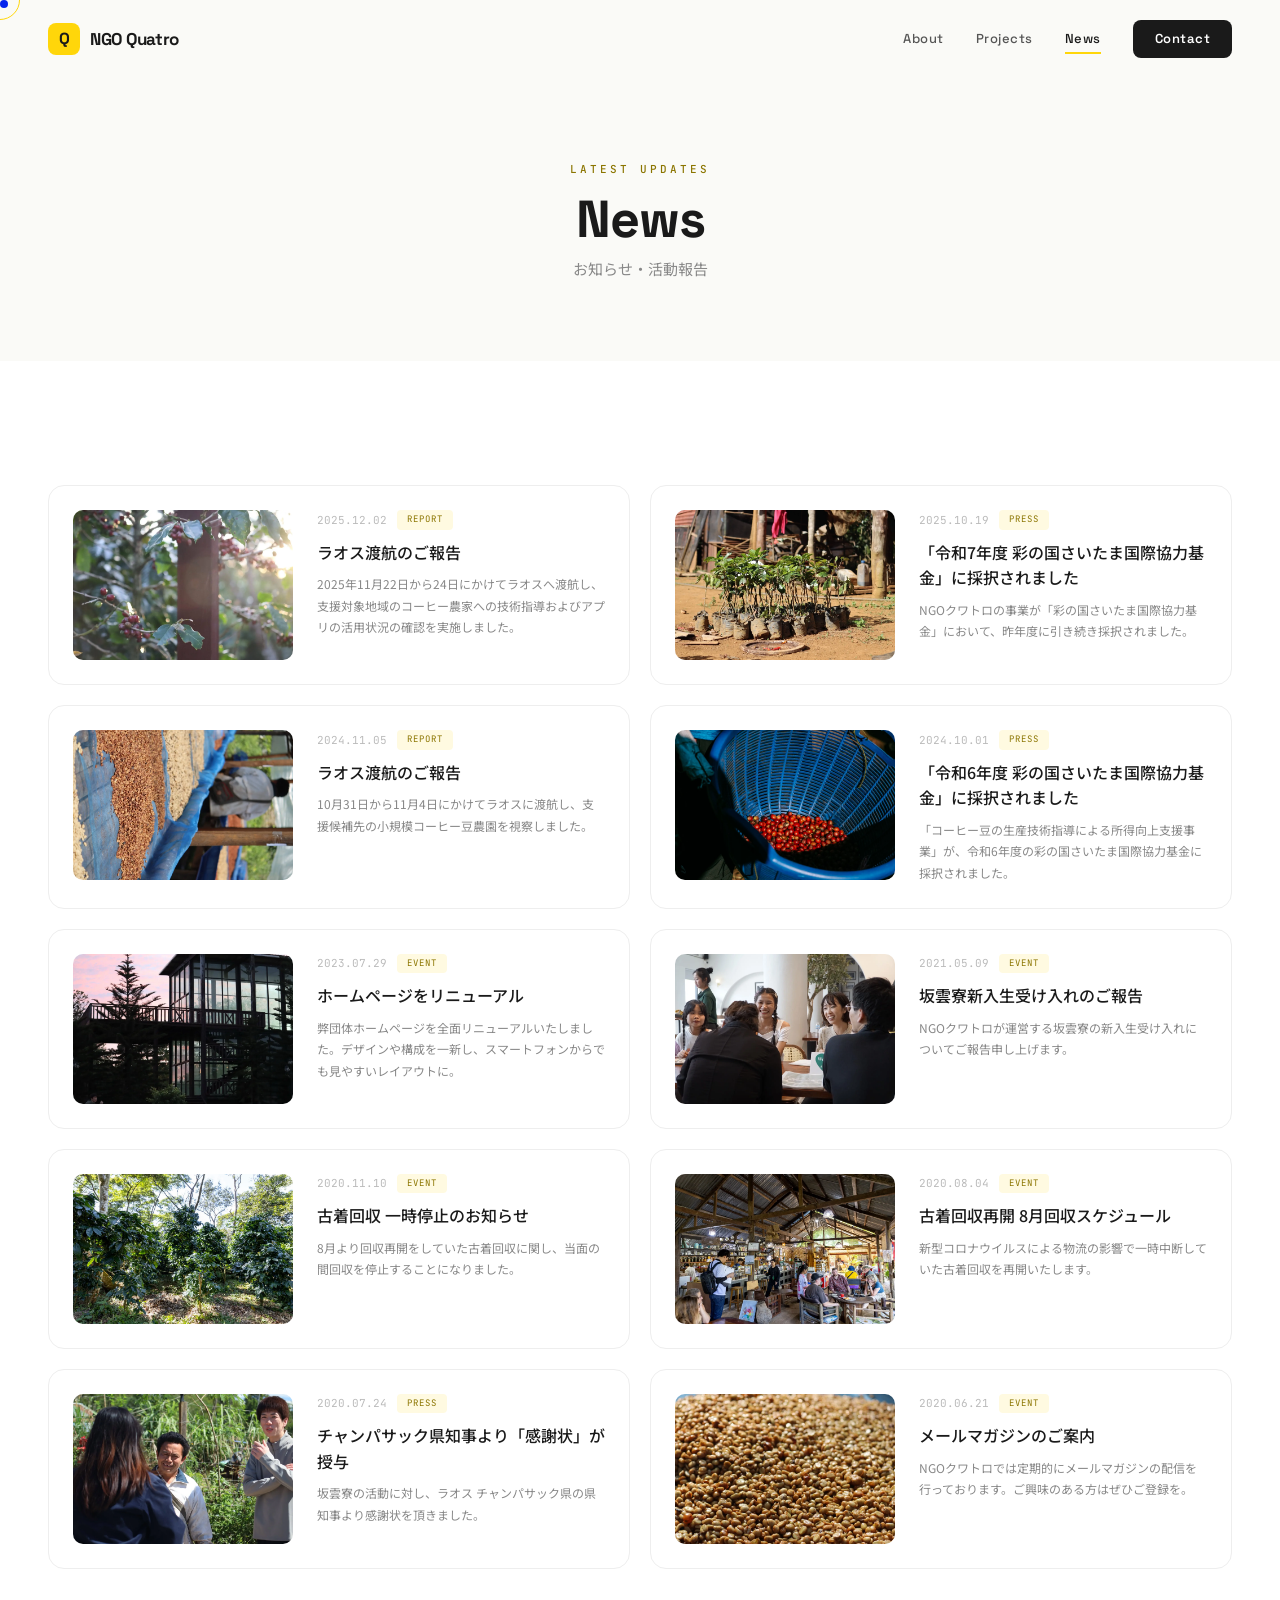
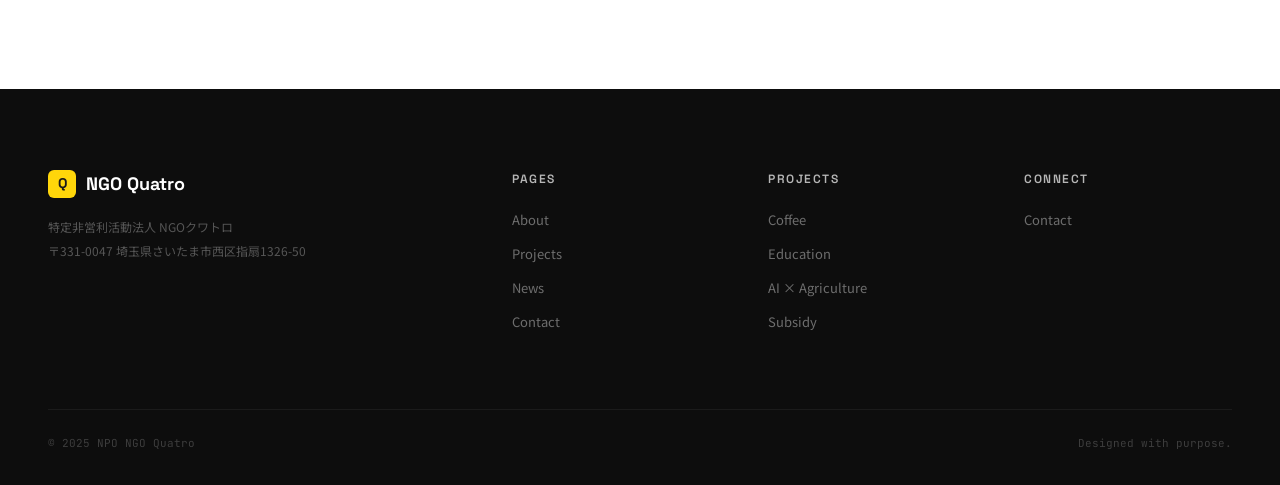
<file: news.html>
<!DOCTYPE html>
<html lang="ja">
<head>
<meta charset="UTF-8">
<meta name="viewport" content="width=device-width, initial-scale=1.0">
<title>News — NGO Quatro</title>
<meta name="description" content="NGOクワトロのお知らせ・活動報告一覧。">
<link rel="preconnect" href="https://fonts.googleapis.com">
<link rel="preconnect" href="https://fonts.gstatic.com" crossorigin>
<link rel="preload" as="style" href="https://fonts.googleapis.com/css2?family=Space+Grotesk:wght@400;500;700&family=Noto+Sans+JP:wght@400;700&family=Barlow:wght@600;800&family=JetBrains+Mono:wght@400&display=swap" onload="this.onload=null;this.rel='stylesheet'">
<noscript><link rel="stylesheet" href="https://fonts.googleapis.com/css2?family=Space+Grotesk:wght@400;500;700&family=Noto+Sans+JP:wght@400;700&family=Barlow:wght@600;800&family=JetBrains+Mono:wght@400&display=swap"></noscript>
<link rel="stylesheet" href="css/style.css">
</head>
<body>

<nav class="nav">
  <a href="index.html" class="nav-logo magnetic"><span class="dot">Q</span><span>NGO Quatro</span></a>
  <button class="nav-toggle" aria-label="メニュー"><span></span><span></span><span></span></button>
  <div class="nav-links">
    <a href="about.html">About</a>
    <a href="projects.html">Projects</a>
    <a href="news.html" class="active">News</a>
    <a href="contact.html" class="nav-cta">Contact</a>
  </div>
</nav>

<section class="page-hero">
  <div class="container">
    <div class="section-label center reveal">LATEST UPDATES</div>
    <h1 class="section-title reveal" style="transition-delay:.1s">News</h1>
    <div class="section-sub reveal" style="transition-delay:.2s">お知らせ・活動報告</div>
  </div>
</section>

<section style="padding:60px 0 120px">
  <div class="container">
    <div class="news-grid stagger">

      <a href="news/laos-2025-12.html" class="news-card">
        <div class="thumb"><img src="images/coffee-cherries.webp" alt="" loading="lazy" style="width:100%;height:100%;object-fit:cover"></div>
        <div>
          <div class="meta"><span class="date">2025.12.02</span><span class="category">REPORT</span></div>
          <h3>ラオス渡航のご報告</h3>
          <div class="excerpt">2025年11月22日から24日にかけてラオスへ渡航し、支援対象地域のコーヒー農家への技術指導およびアプリの活用状況の確認を実施しました。</div>
        </div>
      </a>

      <a href="news/saitama-fund-2025.html" class="news-card">
        <div class="thumb"><img src="images/coffee-seedlings.webp" alt="" loading="lazy" style="width:100%;height:100%;object-fit:cover"></div>
        <div>
          <div class="meta"><span class="date">2025.10.19</span><span class="category">PRESS</span></div>
          <h3>「令和7年度 彩の国さいたま国際協力基金」に採択されました</h3>
          <div class="excerpt">NGOクワトロの事業が「彩の国さいたま国際協力基金」において、昨年度に引き続き採択されました。</div>
        </div>
      </a>

      <a href="news/laos-2024-11.html" class="news-card">
        <div class="thumb"><img src="images/coffee-drying.webp" alt="" loading="lazy" style="width:100%;height:100%;object-fit:cover"></div>
        <div>
          <div class="meta"><span class="date">2024.11.05</span><span class="category">REPORT</span></div>
          <h3>ラオス渡航のご報告</h3>
          <div class="excerpt">10月31日から11月4日にかけてラオスに渡航し、支援候補先の小規模コーヒー豆農園を視察しました。</div>
        </div>
      </a>

      <a href="news/saitama-fund-2024.html" class="news-card">
        <div class="thumb"><img src="images/red-cherries-basket.webp" alt="" loading="lazy" style="width:100%;height:100%;object-fit:cover"></div>
        <div>
          <div class="meta"><span class="date">2024.10.01</span><span class="category">PRESS</span></div>
          <h3>「令和6年度 彩の国さいたま国際協力基金」に採択されました</h3>
          <div class="excerpt">「コーヒー豆の生産技術指導による所得向上支援事業」が、令和6年度の彩の国さいたま国際協力基金に採択されました。</div>
        </div>
      </a>

      <a href="news/website-renewal.html" class="news-card">
        <div class="thumb"><img src="images/sunset-building.webp" alt="" loading="lazy" style="width:100%;height:100%;object-fit:cover"></div>
        <div>
          <div class="meta"><span class="date">2023.07.29</span><span class="category">EVENT</span></div>
          <h3>ホームページをリニューアル</h3>
          <div class="excerpt">弊団体ホームページを全面リニューアルいたしました。デザインや構成を一新し、スマートフォンからでも見やすいレイアウトに。</div>
        </div>
      </a>

      <a href="news/sakumo-2021.html" class="news-card">
        <div class="thumb"><img src="images/team-meeting.webp" alt="" loading="lazy" style="width:100%;height:100%;object-fit:cover"></div>
        <div>
          <div class="meta"><span class="date">2021.05.09</span><span class="category">EVENT</span></div>
          <h3>坂雲寮新入生受け入れのご報告</h3>
          <div class="excerpt">NGOクワトロが運営する坂雲寮の新入生受け入れについてご報告申し上げます。</div>
        </div>
      </a>

      <a href="news/clothing-pause.html" class="news-card">
        <div class="thumb"><img src="images/coffee-farm.webp" alt="" loading="lazy" style="width:100%;height:100%;object-fit:cover"></div>
        <div>
          <div class="meta"><span class="date">2020.11.10</span><span class="category">EVENT</span></div>
          <h3>古着回収 一時停止のお知らせ</h3>
          <div class="excerpt">8月より回収再開をしていた古着回収に関し、当面の間回収を停止することになりました。</div>
        </div>
      </a>

      <a href="news/clothing-restart.html" class="news-card">
        <div class="thumb"><img src="images/local-cafe.webp" alt="" loading="lazy" style="width:100%;height:100%;object-fit:cover"></div>
        <div>
          <div class="meta"><span class="date">2020.08.04</span><span class="category">EVENT</span></div>
          <h3>古着回収再開 8月回収スケジュール</h3>
          <div class="excerpt">新型コロナウイルスによる物流の影響で一時中断していた古着回収を再開いたします。</div>
        </div>
      </a>

      <a href="news/champasak-award.html" class="news-card">
        <div class="thumb"><img src="images/hero-dialogue.webp" alt="" loading="lazy" style="width:100%;height:100%;object-fit:cover"></div>
        <div>
          <div class="meta"><span class="date">2020.07.24</span><span class="category">PRESS</span></div>
          <h3>チャンパサック県知事より「感謝状」が授与</h3>
          <div class="excerpt">坂雲寮の活動に対し、ラオス チャンパサック県の県知事より感謝状を頂きました。</div>
        </div>
      </a>

      <a href="news/newsletter.html" class="news-card">
        <div class="thumb"><img src="images/coffee-beans-close.webp" alt="" loading="lazy" style="width:100%;height:100%;object-fit:cover"></div>
        <div>
          <div class="meta"><span class="date">2020.06.21</span><span class="category">EVENT</span></div>
          <h3>メールマガジンのご案内</h3>
          <div class="excerpt">NGOクワトロでは定期的にメールマガジンの配信を行っております。ご興味のある方はぜひご登録を。</div>
        </div>
      </a>

    </div>
  </div>
</section>

<footer class="footer">
  <div class="footer-inner">
    <div class="footer-brand"><div class="logo"><span class="dot">Q</span> NGO Quatro</div><p>特定非営利活動法人 NGOクワトロ<br>〒331-0047 埼玉県さいたま市西区指扇1326-50</p></div>
    <div class="footer-col"><h4>Pages</h4><a href="about.html">About</a><a href="projects.html">Projects</a><a href="news.html">News</a><a href="contact.html">Contact</a></div>
    <div class="footer-col"><h4>Projects</h4><a href="projects.html">Coffee</a><a href="projects.html">Education</a><a href="projects.html">AI × Agriculture</a><a href="projects.html">Subsidy</a></div>
    <div class="footer-col"><h4>Connect</h4><a href="contact.html">Contact</a></div>
  </div>
  <div class="footer-bottom"><span>© 2025 NPO NGO Quatro</span><span>Designed with purpose.</span></div>
</footer>
<script src="js/main.js"></script>
</body>
</html>
</file>
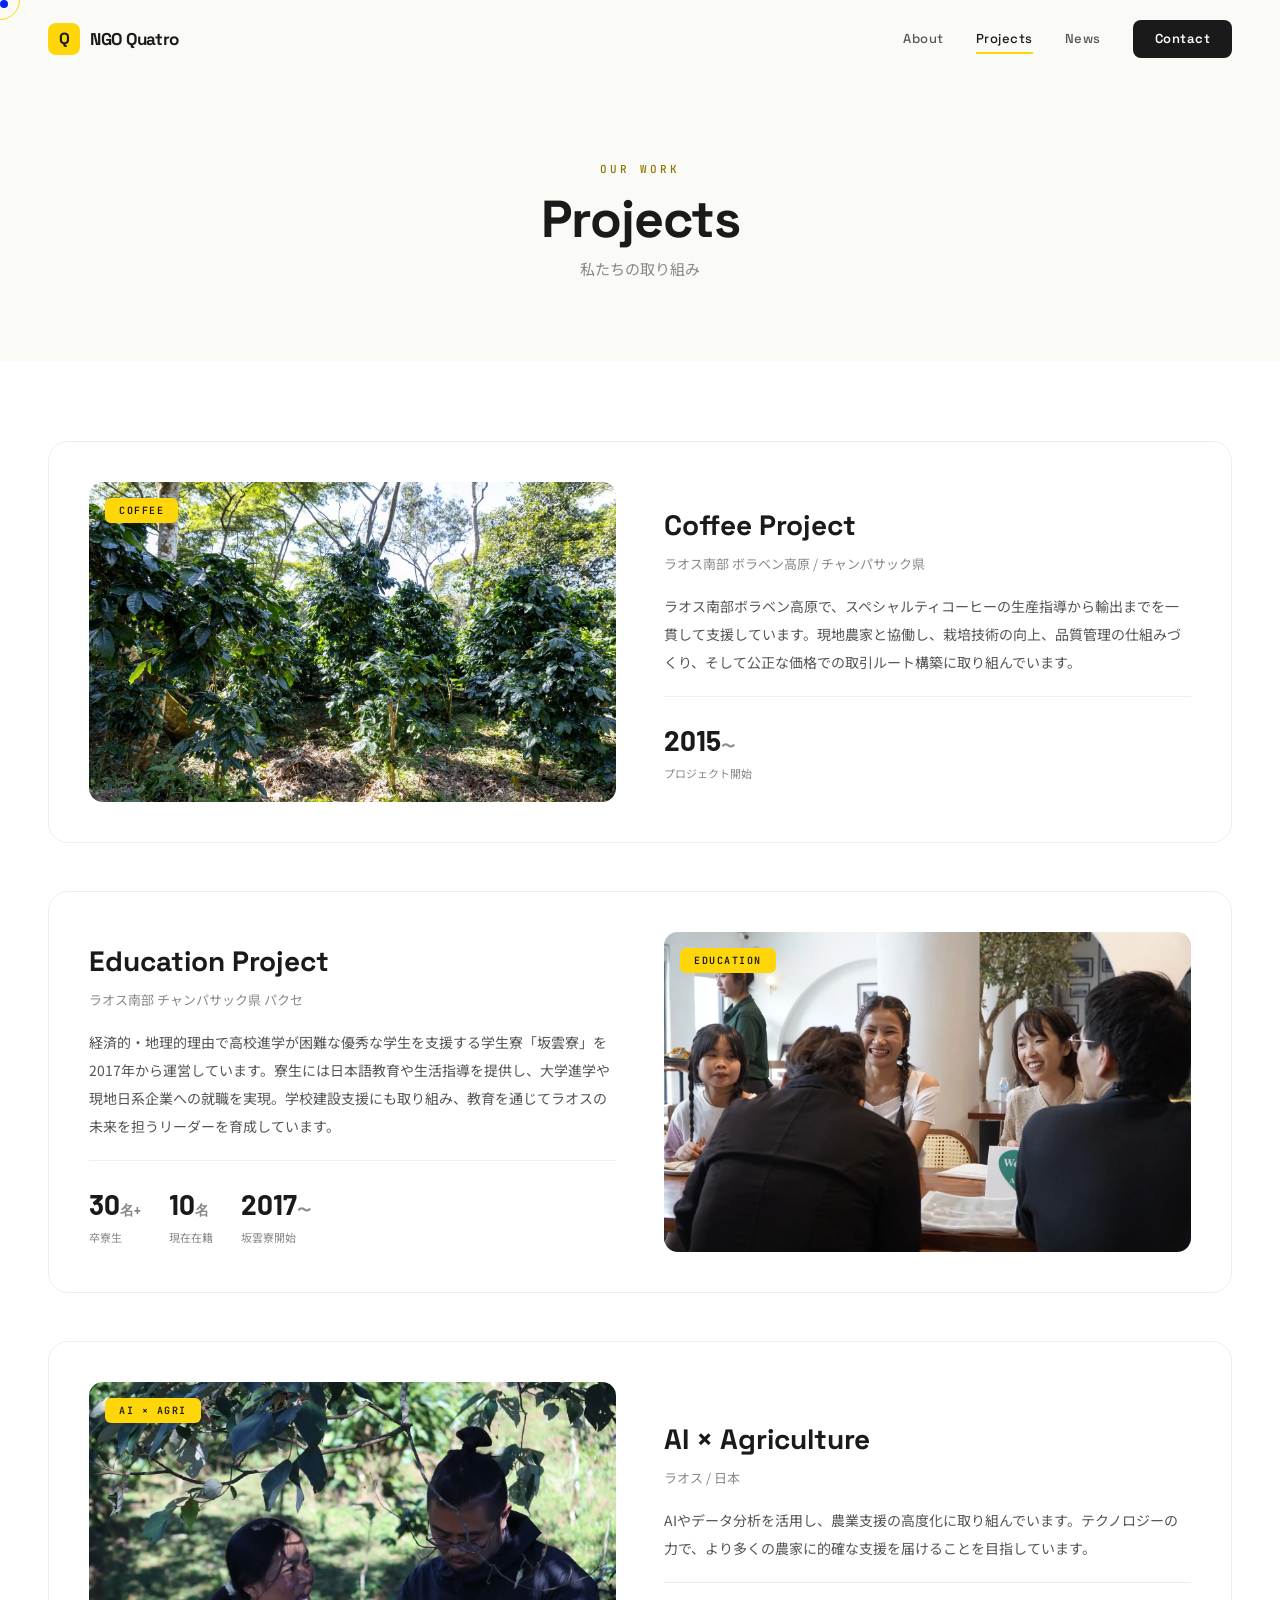
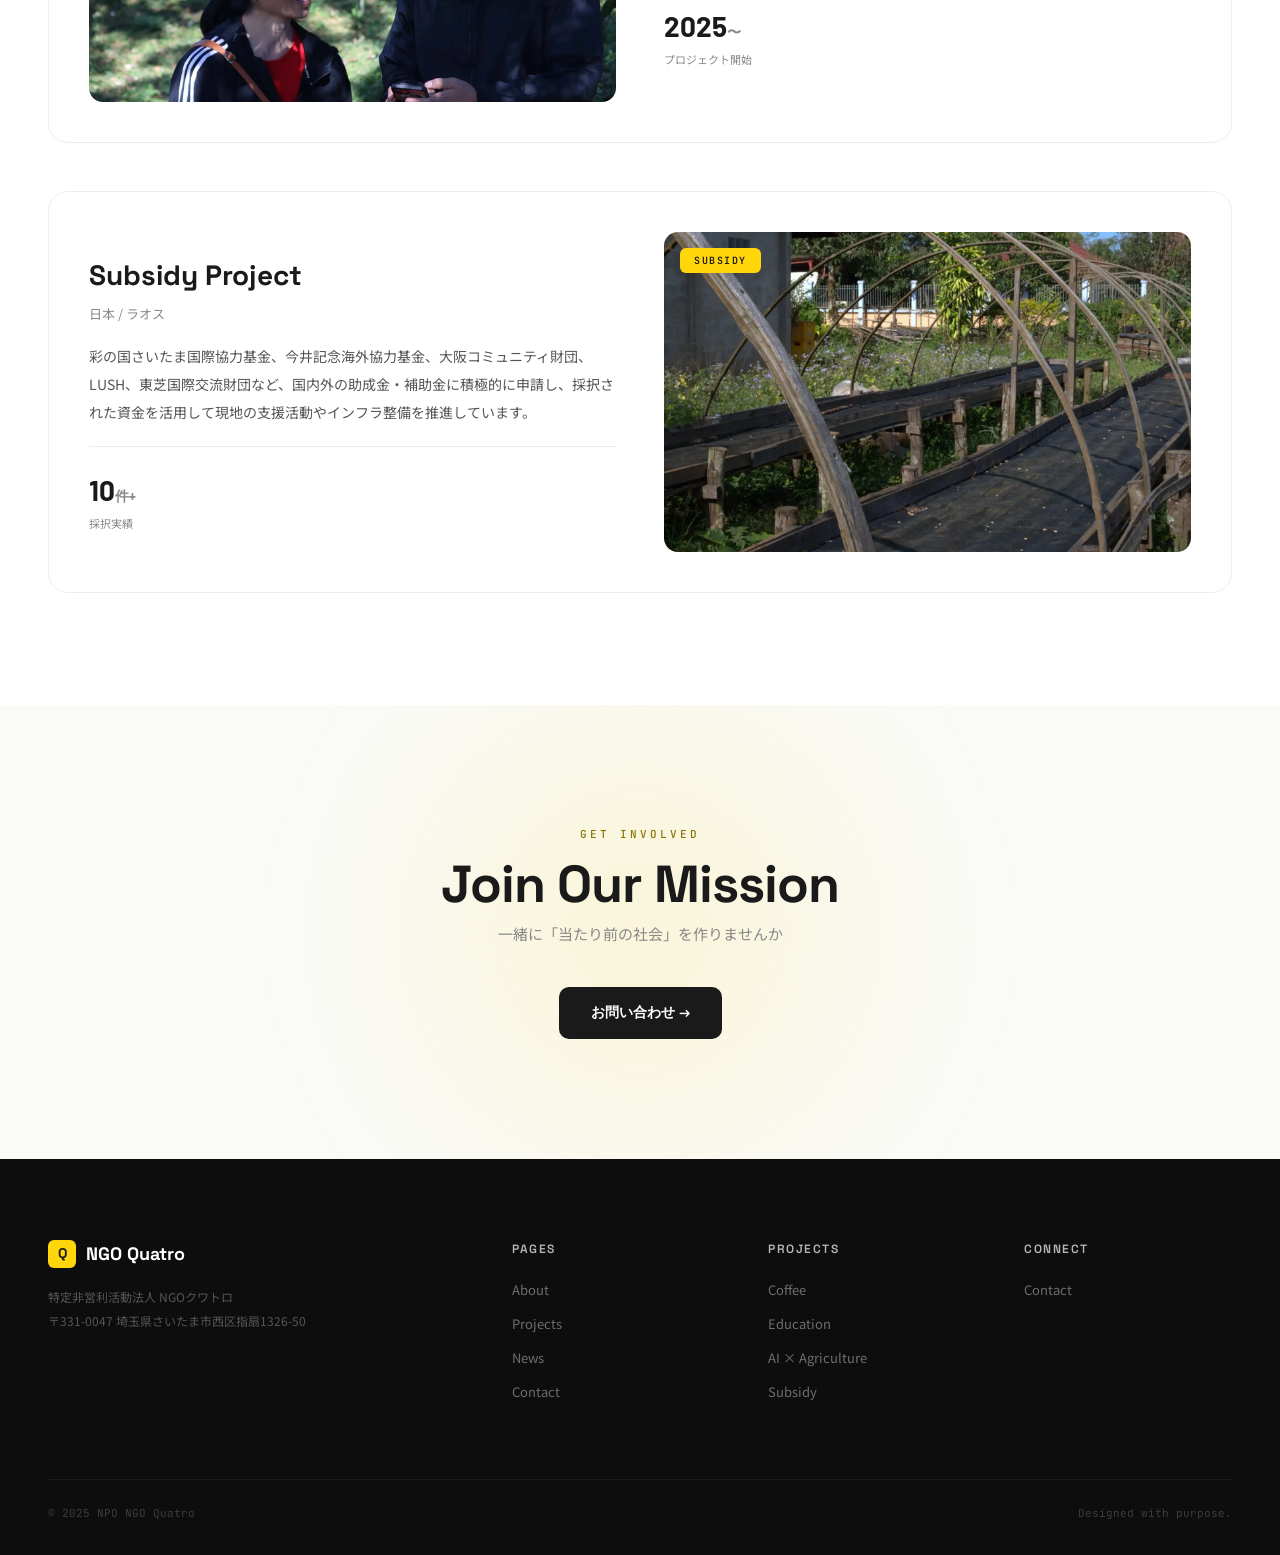
<file: projects.html>
<!DOCTYPE html>
<html lang="ja">
<head>
<meta charset="UTF-8">
<meta name="viewport" content="width=device-width, initial-scale=1.0">
<title>Projects — NGO Quatro</title>
<meta name="description" content="NGOクワトロのプロジェクト一覧。コーヒー栽培支援、教育事業、AI活用農業支援、補助金事業。">
<link rel="preconnect" href="https://fonts.googleapis.com">
<link rel="preconnect" href="https://fonts.gstatic.com" crossorigin>
<link rel="preload" as="style" href="https://fonts.googleapis.com/css2?family=Space+Grotesk:wght@400;500;700&family=Noto+Sans+JP:wght@400;700&family=Barlow:wght@600;800&family=JetBrains+Mono:wght@400&display=swap" onload="this.onload=null;this.rel='stylesheet'">
<noscript><link rel="stylesheet" href="https://fonts.googleapis.com/css2?family=Space+Grotesk:wght@400;500;700&family=Noto+Sans+JP:wght@400;700&family=Barlow:wght@600;800&family=JetBrains+Mono:wght@400&display=swap"></noscript>
<link rel="stylesheet" href="css/style.css">
</head>
<body>

<nav class="nav">
  <a href="index.html" class="nav-logo magnetic"><span class="dot">Q</span><span>NGO Quatro</span></a>
  <button class="nav-toggle" aria-label="メニュー"><span></span><span></span><span></span></button>
  <div class="nav-links">
    <a href="about.html">About</a>
    <a href="projects.html" class="active">Projects</a>
    <a href="news.html">News</a>
    <a href="contact.html" class="nav-cta">Contact</a>
  </div>
</nav>

<section class="page-hero">
  <div class="container">
    <div class="section-label center reveal">OUR WORK</div>
    <h1 class="section-title reveal" style="transition-delay:.1s">Projects</h1>
    <div class="section-sub reveal" style="transition-delay:.2s">私たちの取り組み</div>
  </div>
</section>

<section style="padding:80px 0">
  <div class="container">

    <!-- Coffee -->
    <div class="project-card reveal-left" style="margin-bottom:48px">
      <div class="project-img">
        <img src="images/coffee-farm.webp" alt="ラオスのコーヒー農園" loading="lazy" style="width:100%;height:100%;object-fit:cover">
        <span class="overlay-tag">COFFEE</span>
      </div>
      <div class="project-text">
        <h3>Coffee Project</h3>
        <div class="subtitle">ラオス南部 ボラベン高原 / チャンパサック県</div>
        <p>ラオス南部ボラベン高原で、スペシャルティコーヒーの生産指導から輸出までを一貫して支援しています。現地農家と協働し、栽培技術の向上、品質管理の仕組みづくり、そして公正な価格での取引ルート構築に取り組んでいます。</p>
        <div class="project-stats">
          <div><div class="val">2015<small>〜</small></div><div class="lbl">プロジェクト開始</div></div>
        </div>
      </div>
    </div>

    <!-- Education -->
    <div class="project-card reveal-right" style="margin-bottom:48px">
      <div class="project-img">
        <img src="images/team-meeting.webp" alt="教育支援・チームミーティング" loading="lazy" style="width:100%;height:100%;object-fit:cover">
        <span class="overlay-tag">EDUCATION</span>
      </div>
      <div class="project-text">
        <h3>Education Project</h3>
        <div class="subtitle">ラオス南部 チャンパサック県 パクセ</div>
        <p>経済的・地理的理由で高校進学が困難な優秀な学生を支援する学生寮「坂雲寮」を2017年から運営しています。寮生には日本語教育や生活指導を提供し、大学進学や現地日系企業への就職を実現。学校建設支援にも取り組み、教育を通じてラオスの未来を担うリーダーを育成しています。</p>
        <div class="project-stats">
          <div><div class="val">30<small>名+</small></div><div class="lbl">卒寮生</div></div>
          <div><div class="val">10<small>名</small></div><div class="lbl">現在在籍</div></div>
          <div><div class="val">2017<small>〜</small></div><div class="lbl">坂雲寮開始</div></div>
        </div>
      </div>
    </div>

    <!-- AI -->
    <div class="project-card reveal-left" style="margin-bottom:48px">
      <div class="project-img">
        <img src="images/farm-conversation.webp" alt="農家との対話・データ活用" loading="lazy" style="width:100%;height:100%;object-fit:cover">
        <span class="overlay-tag">AI × AGRI</span>
      </div>
      <div class="project-text">
        <h3>AI × Agriculture</h3>
        <div class="subtitle">ラオス / 日本</div>
        <p>AIやデータ分析を活用し、農業支援の高度化に取り組んでいます。テクノロジーの力で、より多くの農家に的確な支援を届けることを目指しています。</p>
        <div class="project-stats">
          <div><div class="val">2025<small>〜</small></div><div class="lbl">プロジェクト開始</div></div>
        </div>
      </div>
    </div>

    <!-- Subsidy -->
    <div class="project-card reveal-right">
      <div class="project-img">
        <img src="images/drying-rack.webp" alt="コーヒー乾燥台・インフラ整備" loading="lazy" style="width:100%;height:100%;object-fit:cover">
        <span class="overlay-tag">SUBSIDY</span>
      </div>
      <div class="project-text">
        <h3>Subsidy Project</h3>
        <div class="subtitle">日本 / ラオス</div>
        <p>彩の国さいたま国際協力基金、今井記念海外協力基金、大阪コミュニティ財団、LUSH、東芝国際交流財団など、国内外の助成金・補助金に積極的に申請し、採択された資金を活用して現地の支援活動やインフラ整備を推進しています。</p>
        <div class="project-stats">
          <div><div class="val">10<small>件+</small></div><div class="lbl">採択実績</div></div>
        </div>
      </div>
    </div>

  </div>
</section>

<section class="cta">
  <div class="cta-blob"></div>
  <div class="cta-content container">
    <div class="section-label center reveal">GET INVOLVED</div>
    <div class="section-title reveal" style="text-align:center;transition-delay:.1s">Join Our Mission</div>
    <div class="section-sub reveal" style="text-align:center;transition-delay:.2s;margin-bottom:40px">一緒に「当たり前の社会」を作りませんか</div>
    <div class="cta-btns reveal" style="transition-delay:.3s">
      <a href="contact.html" class="btn-primary magnetic"><span>お問い合わせ →</span></a>
    </div>
  </div>
</section>

<footer class="footer">
  <div class="footer-inner">
    <div class="footer-brand"><div class="logo"><span class="dot">Q</span> NGO Quatro</div><p>特定非営利活動法人 NGOクワトロ<br>〒331-0047 埼玉県さいたま市西区指扇1326-50</p></div>
    <div class="footer-col"><h4>Pages</h4><a href="about.html">About</a><a href="projects.html">Projects</a><a href="news.html">News</a><a href="contact.html">Contact</a></div>
    <div class="footer-col"><h4>Projects</h4><a href="projects.html">Coffee</a><a href="projects.html">Education</a><a href="projects.html">AI × Agriculture</a><a href="projects.html">Subsidy</a></div>
    <div class="footer-col"><h4>Connect</h4><a href="contact.html">Contact</a></div>
  </div>
  <div class="footer-bottom"><span>© 2025 NPO NGO Quatro</span><span>Designed with purpose.</span></div>
</footer>
<script src="js/main.js"></script>
</body>
</html>
</file>
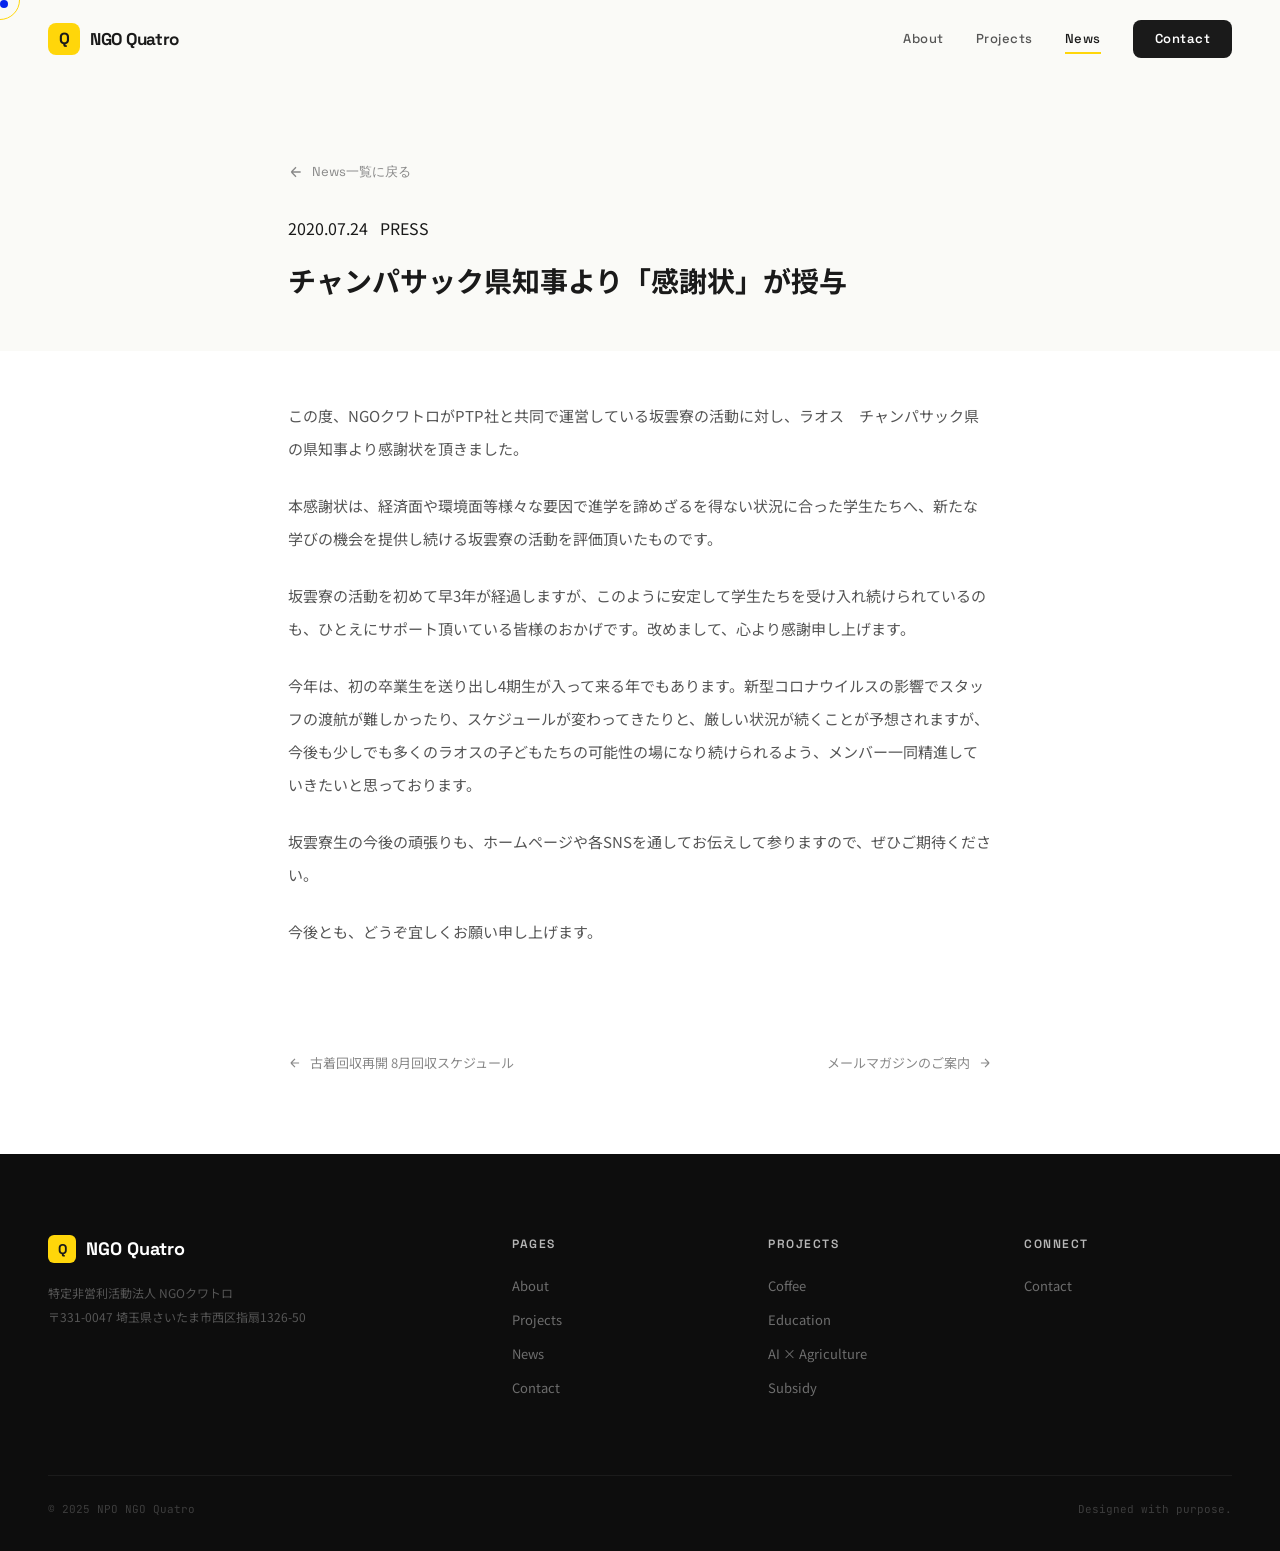
<file: news/champasak-award.html>
<!DOCTYPE html>
<html lang="ja">
<head>
<meta charset="UTF-8">
<meta name="viewport" content="width=device-width, initial-scale=1.0">
<title>チャンパサック県知事より「感謝状」が授与 — NGO Quatro</title>
<meta name="description" content="チャンパサック県知事より「感謝状」が授与 | NGOクワトロ">
<link rel="preconnect" href="https://fonts.googleapis.com">
<link rel="preconnect" href="https://fonts.gstatic.com" crossorigin>
<link rel="preload" as="style" href="https://fonts.googleapis.com/css2?family=Space+Grotesk:wght@400;500;700&family=Noto+Sans+JP:wght@400;700&family=Barlow:wght@600;800&family=JetBrains+Mono:wght@400&display=swap" onload="this.onload=null;this.rel='stylesheet'">
<noscript><link rel="stylesheet" href="https://fonts.googleapis.com/css2?family=Space+Grotesk:wght@400;500;700&family=Noto+Sans+JP:wght@400;700&family=Barlow:wght@600;800&family=JetBrains+Mono:wght@400&display=swap"></noscript>
<link rel="stylesheet" href="../css/style.css">
</head>
<body>

<nav class="nav">
  <a href="../index.html" class="nav-logo magnetic"><span class="dot">Q</span><span>NGO Quatro</span></a>
  <button class="nav-toggle" aria-label="メニュー"><span></span><span></span><span></span></button>
  <div class="nav-links">
    <a href="../about.html">About</a>
    <a href="../projects.html">Projects</a>
    <a href="../news.html" class="active">News</a>
    <a href="../contact.html" class="nav-cta">Contact</a>
  </div>
</nav>

<header class="article-header">
  <div class="container">
    <a href="../news.html" class="article-back">
      <svg viewBox="0 0 24 24" fill="none" stroke="currentColor" stroke-width="2"><path d="M19 12H5m0 0l7 7m-7-7l7-7"/></svg>
      News一覧に戻る
    </a>
    <div class="article-meta">
      <span class="date">2020.07.24</span>
      <span class="category">PRESS</span>
    </div>
    <h1>チャンパサック県知事より「感謝状」が授与</h1>
  </div>
</header>

<article class="article-body">
      <p>この度、NGOクワトロがPTP社と共同で運営している坂雲寮の活動に対し、ラオス　チャンパサック県の県知事より感謝状を頂きました。</p>
      <p>本感謝状は、経済面や環境面等様々な要因で進学を諦めざるを得ない状況に合った学生たちへ、新たな学びの機会を提供し続ける坂雲寮の活動を評価頂いたものです。</p>
      <p>坂雲寮の活動を初めて早3年が経過しますが、このように安定して学生たちを受け入れ続けられているのも、ひとえにサポート頂いている皆様のおかげです。改めまして、心より感謝申し上げます。</p>
      <p>今年は、初の卒業生を送り出し4期生が入って来る年でもあります。新型コロナウイルスの影響でスタッフの渡航が難しかったり、スケジュールが変わってきたりと、厳しい状況が続くことが予想されますが、今後も少しでも多くのラオスの子どもたちの可能性の場になり続けられるよう、メンバー一同精進していきたいと思っております。</p>
      <p>坂雲寮生の今後の頑張りも、ホームページや各SNSを通してお伝えして参りますので、ぜひご期待ください。</p>
      <p>今後とも、どうぞ宜しくお願い申し上げます。</p>
</article>

<nav class="article-nav">
  <a href="clothing-restart.html"><svg viewBox="0 0 24 24" fill="none" stroke="currentColor" stroke-width="2"><path d="M19 12H5m0 0l7 7m-7-7l7-7"/></svg>古着回収再開 8月回収スケジュール</a>
  <a href="newsletter.html">メールマガジンのご案内<svg viewBox="0 0 24 24" fill="none" stroke="currentColor" stroke-width="2"><path d="M5 12h14m0 0l-7-7m7 7l-7 7"/></svg></a>
</nav>

<footer class="footer">
  <div class="footer-inner">
    <div class="footer-brand"><div class="logo"><span class="dot">Q</span> NGO Quatro</div><p>特定非営利活動法人 NGOクワトロ<br>〒331-0047 埼玉県さいたま市西区指扇1326-50</p></div>
    <div class="footer-col"><h4>Pages</h4><a href="../about.html">About</a><a href="../projects.html">Projects</a><a href="../news.html">News</a><a href="../contact.html">Contact</a></div>
    <div class="footer-col"><h4>Projects</h4><a href="../projects.html">Coffee</a><a href="../projects.html">Education</a><a href="../projects.html">AI × Agriculture</a><a href="../projects.html">Subsidy</a></div>
    <div class="footer-col"><h4>Connect</h4><a href="../contact.html">Contact</a></div>
  </div>
  <div class="footer-bottom"><span>© 2025 NPO NGO Quatro</span><span>Designed with purpose.</span></div>
</footer>
<script src="../js/main.js"></script>
</body>
</html>
</file>
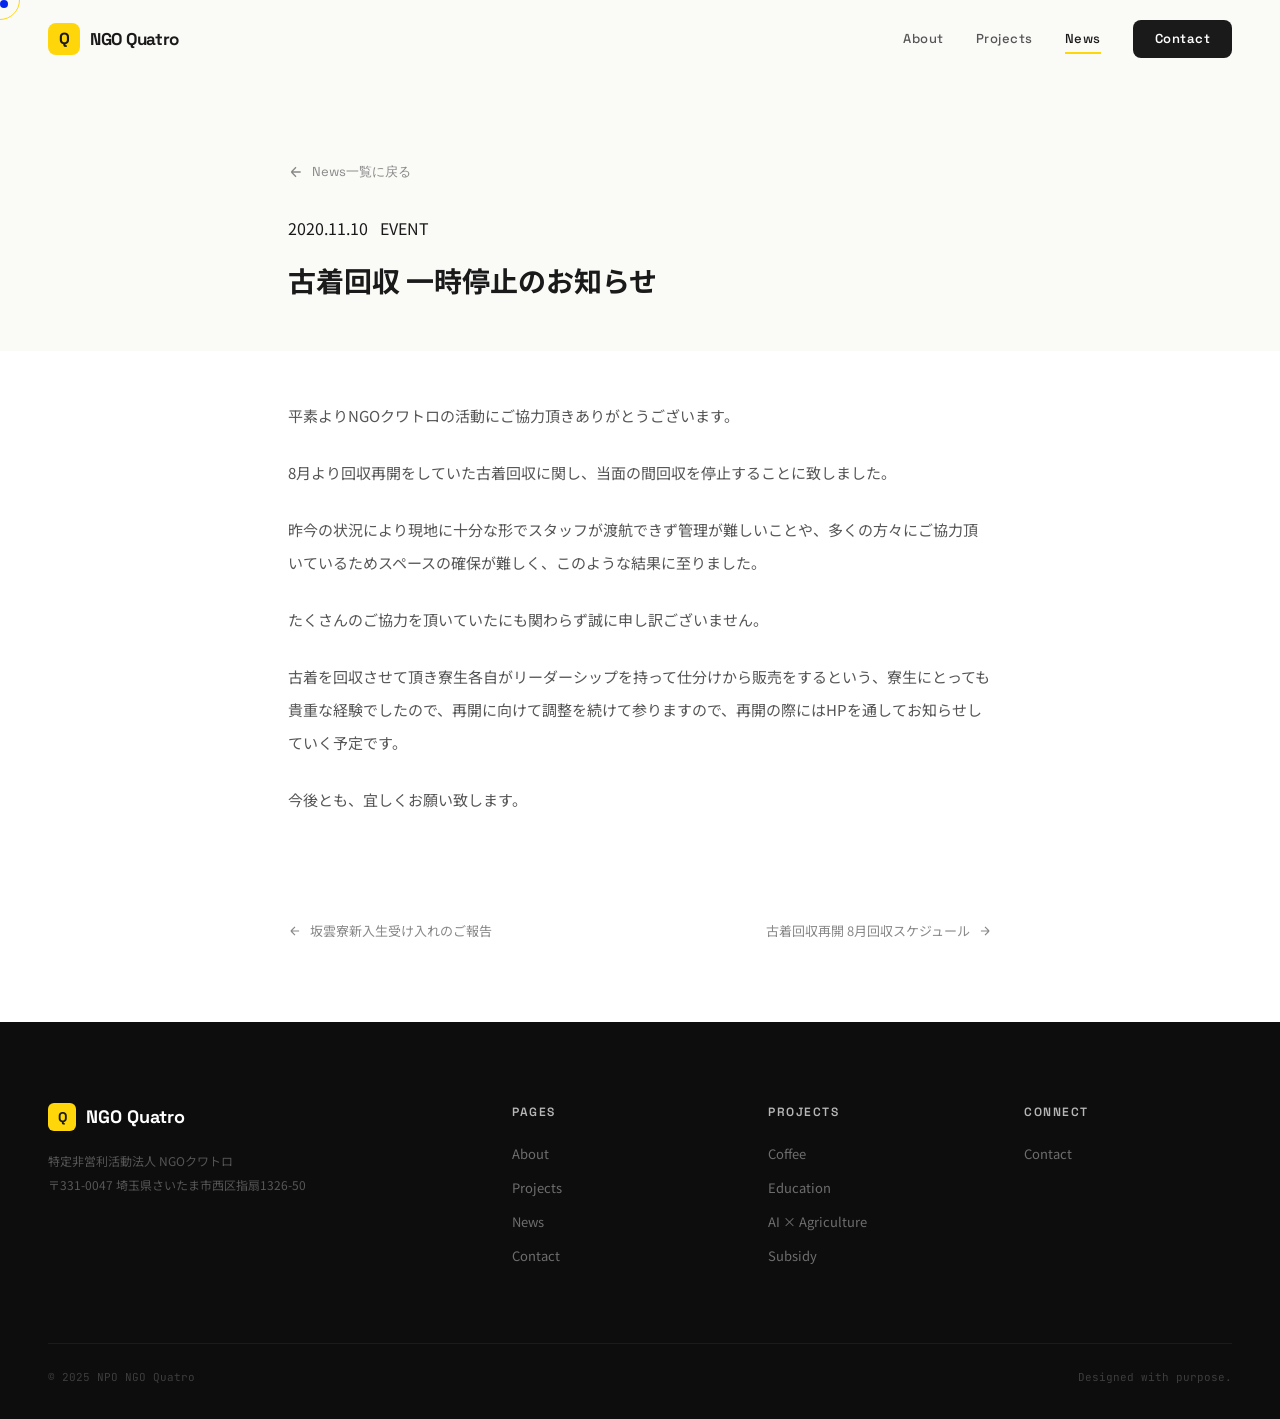
<file: news/clothing-pause.html>
<!DOCTYPE html>
<html lang="ja">
<head>
<meta charset="UTF-8">
<meta name="viewport" content="width=device-width, initial-scale=1.0">
<title>古着回収 一時停止のお知らせ — NGO Quatro</title>
<meta name="description" content="古着回収 一時停止のお知らせ | NGOクワトロ">
<link rel="preconnect" href="https://fonts.googleapis.com">
<link rel="preconnect" href="https://fonts.gstatic.com" crossorigin>
<link rel="preload" as="style" href="https://fonts.googleapis.com/css2?family=Space+Grotesk:wght@400;500;700&family=Noto+Sans+JP:wght@400;700&family=Barlow:wght@600;800&family=JetBrains+Mono:wght@400&display=swap" onload="this.onload=null;this.rel='stylesheet'">
<noscript><link rel="stylesheet" href="https://fonts.googleapis.com/css2?family=Space+Grotesk:wght@400;500;700&family=Noto+Sans+JP:wght@400;700&family=Barlow:wght@600;800&family=JetBrains+Mono:wght@400&display=swap"></noscript>
<link rel="stylesheet" href="../css/style.css">
</head>
<body>

<nav class="nav">
  <a href="../index.html" class="nav-logo magnetic"><span class="dot">Q</span><span>NGO Quatro</span></a>
  <button class="nav-toggle" aria-label="メニュー"><span></span><span></span><span></span></button>
  <div class="nav-links">
    <a href="../about.html">About</a>
    <a href="../projects.html">Projects</a>
    <a href="../news.html" class="active">News</a>
    <a href="../contact.html" class="nav-cta">Contact</a>
  </div>
</nav>

<header class="article-header">
  <div class="container">
    <a href="../news.html" class="article-back">
      <svg viewBox="0 0 24 24" fill="none" stroke="currentColor" stroke-width="2"><path d="M19 12H5m0 0l7 7m-7-7l7-7"/></svg>
      News一覧に戻る
    </a>
    <div class="article-meta">
      <span class="date">2020.11.10</span>
      <span class="category">EVENT</span>
    </div>
    <h1>古着回収 一時停止のお知らせ</h1>
  </div>
</header>

<article class="article-body">
      <p>平素よりNGOクワトロの活動にご協力頂きありがとうございます。</p>
      <p>8月より回収再開をしていた古着回収に関し、当面の間回収を停止することに致しました。</p>
      <p>昨今の状況により現地に十分な形でスタッフが渡航できず管理が難しいことや、多くの方々にご協力頂いているためスペースの確保が難しく、このような結果に至りました。</p>
      <p>たくさんのご協力を頂いていたにも関わらず誠に申し訳ございません。</p>
      <p>古着を回収させて頂き寮生各自がリーダーシップを持って仕分けから販売をするという、寮生にとっても貴重な経験でしたので、再開に向けて調整を続けて参りますので、再開の際にはHPを通してお知らせしていく予定です。</p>
      <p>今後とも、宜しくお願い致します。</p>
</article>

<nav class="article-nav">
  <a href="sakumo-2021.html"><svg viewBox="0 0 24 24" fill="none" stroke="currentColor" stroke-width="2"><path d="M19 12H5m0 0l7 7m-7-7l7-7"/></svg>坂雲寮新入生受け入れのご報告</a>
  <a href="clothing-restart.html">古着回収再開 8月回収スケジュール<svg viewBox="0 0 24 24" fill="none" stroke="currentColor" stroke-width="2"><path d="M5 12h14m0 0l-7-7m7 7l-7 7"/></svg></a>
</nav>

<footer class="footer">
  <div class="footer-inner">
    <div class="footer-brand"><div class="logo"><span class="dot">Q</span> NGO Quatro</div><p>特定非営利活動法人 NGOクワトロ<br>〒331-0047 埼玉県さいたま市西区指扇1326-50</p></div>
    <div class="footer-col"><h4>Pages</h4><a href="../about.html">About</a><a href="../projects.html">Projects</a><a href="../news.html">News</a><a href="../contact.html">Contact</a></div>
    <div class="footer-col"><h4>Projects</h4><a href="../projects.html">Coffee</a><a href="../projects.html">Education</a><a href="../projects.html">AI × Agriculture</a><a href="../projects.html">Subsidy</a></div>
    <div class="footer-col"><h4>Connect</h4><a href="../contact.html">Contact</a></div>
  </div>
  <div class="footer-bottom"><span>© 2025 NPO NGO Quatro</span><span>Designed with purpose.</span></div>
</footer>
<script src="../js/main.js"></script>
</body>
</html>
</file>
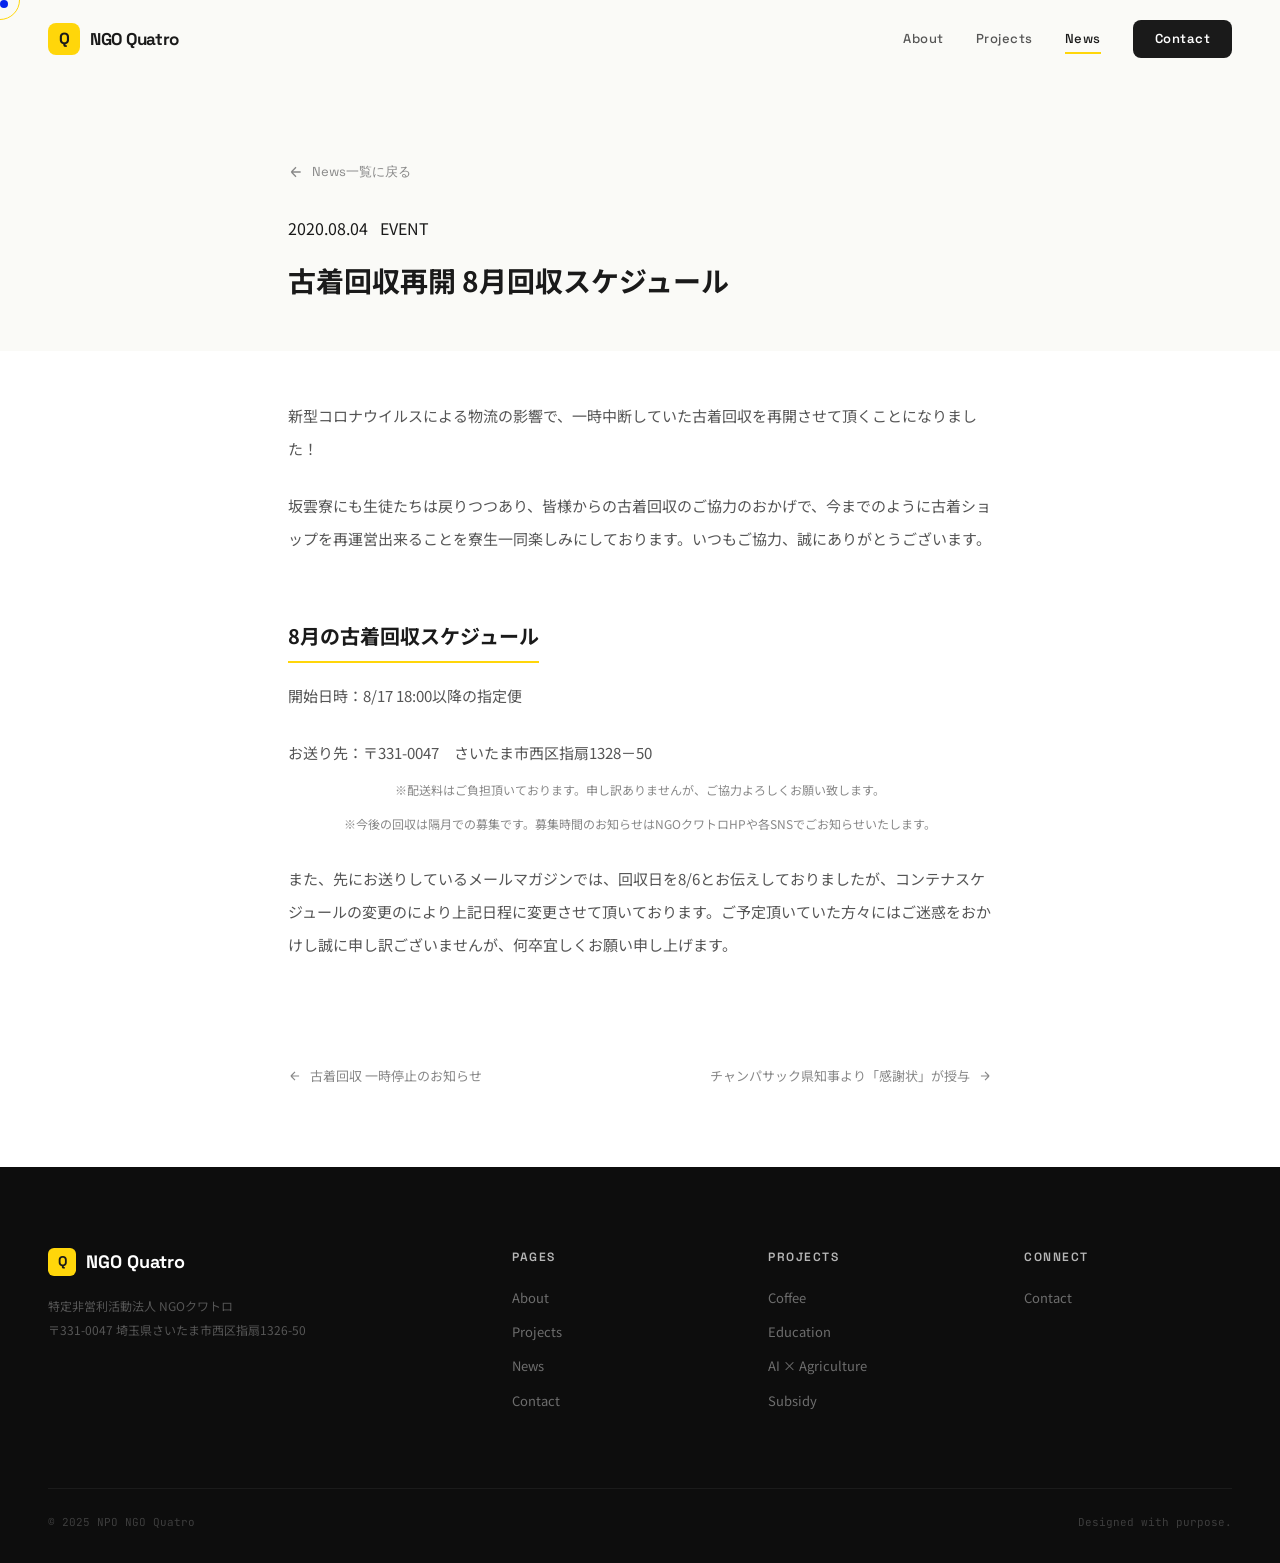
<file: news/clothing-restart.html>
<!DOCTYPE html>
<html lang="ja">
<head>
<meta charset="UTF-8">
<meta name="viewport" content="width=device-width, initial-scale=1.0">
<title>古着回収再開 8月回収スケジュール — NGO Quatro</title>
<meta name="description" content="古着回収再開 8月回収スケジュール | NGOクワトロ">
<link rel="preconnect" href="https://fonts.googleapis.com">
<link rel="preconnect" href="https://fonts.gstatic.com" crossorigin>
<link rel="preload" as="style" href="https://fonts.googleapis.com/css2?family=Space+Grotesk:wght@400;500;700&family=Noto+Sans+JP:wght@400;700&family=Barlow:wght@600;800&family=JetBrains+Mono:wght@400&display=swap" onload="this.onload=null;this.rel='stylesheet'">
<noscript><link rel="stylesheet" href="https://fonts.googleapis.com/css2?family=Space+Grotesk:wght@400;500;700&family=Noto+Sans+JP:wght@400;700&family=Barlow:wght@600;800&family=JetBrains+Mono:wght@400&display=swap"></noscript>
<link rel="stylesheet" href="../css/style.css">
</head>
<body>

<nav class="nav">
  <a href="../index.html" class="nav-logo magnetic"><span class="dot">Q</span><span>NGO Quatro</span></a>
  <button class="nav-toggle" aria-label="メニュー"><span></span><span></span><span></span></button>
  <div class="nav-links">
    <a href="../about.html">About</a>
    <a href="../projects.html">Projects</a>
    <a href="../news.html" class="active">News</a>
    <a href="../contact.html" class="nav-cta">Contact</a>
  </div>
</nav>

<header class="article-header">
  <div class="container">
    <a href="../news.html" class="article-back">
      <svg viewBox="0 0 24 24" fill="none" stroke="currentColor" stroke-width="2"><path d="M19 12H5m0 0l7 7m-7-7l7-7"/></svg>
      News一覧に戻る
    </a>
    <div class="article-meta">
      <span class="date">2020.08.04</span>
      <span class="category">EVENT</span>
    </div>
    <h1>古着回収再開 8月回収スケジュール</h1>
  </div>
</header>

<article class="article-body">
      <p>新型コロナウイルスによる物流の影響で、一時中断していた古着回収を再開させて頂くことになりました！</p>
      <p>坂雲寮にも生徒たちは戻りつつあり、皆様からの古着回収のご協力のおかげで、今までのように古着ショップを再運営出来ることを寮生一同楽しみにしております。いつもご協力、誠にありがとうございます。</p>
      <h2>8月の古着回収スケジュール</h2>
      <p>開始日時：8/17 18:00以降の指定便</p>
      <p>お送り先：〒331-0047　さいたま市西区指扇1328－50</p>
      <p class="caption">※配送料はご負担頂いております。申し訳ありませんが、ご協力よろしくお願い致します。</p>
      <p class="caption">※今後の回収は隔月での募集です。募集時間のお知らせはNGOクワトロHPや各SNSでごお知らせいたします。</p>
      <p>また、先にお送りしているメールマガジンでは、回収日を8/6とお伝えしておりましたが、コンテナスケジュールの変更のにより上記日程に変更させて頂いております。ご予定頂いていた方々にはご迷惑をおかけし誠に申し訳ございませんが、何卒宜しくお願い申し上げます。</p>
</article>

<nav class="article-nav">
  <a href="clothing-pause.html"><svg viewBox="0 0 24 24" fill="none" stroke="currentColor" stroke-width="2"><path d="M19 12H5m0 0l7 7m-7-7l7-7"/></svg>古着回収 一時停止のお知らせ</a>
  <a href="champasak-award.html">チャンパサック県知事より「感謝状」が授与<svg viewBox="0 0 24 24" fill="none" stroke="currentColor" stroke-width="2"><path d="M5 12h14m0 0l-7-7m7 7l-7 7"/></svg></a>
</nav>

<footer class="footer">
  <div class="footer-inner">
    <div class="footer-brand"><div class="logo"><span class="dot">Q</span> NGO Quatro</div><p>特定非営利活動法人 NGOクワトロ<br>〒331-0047 埼玉県さいたま市西区指扇1326-50</p></div>
    <div class="footer-col"><h4>Pages</h4><a href="../about.html">About</a><a href="../projects.html">Projects</a><a href="../news.html">News</a><a href="../contact.html">Contact</a></div>
    <div class="footer-col"><h4>Projects</h4><a href="../projects.html">Coffee</a><a href="../projects.html">Education</a><a href="../projects.html">AI × Agriculture</a><a href="../projects.html">Subsidy</a></div>
    <div class="footer-col"><h4>Connect</h4><a href="../contact.html">Contact</a></div>
  </div>
  <div class="footer-bottom"><span>© 2025 NPO NGO Quatro</span><span>Designed with purpose.</span></div>
</footer>
<script src="../js/main.js"></script>
</body>
</html>
</file>
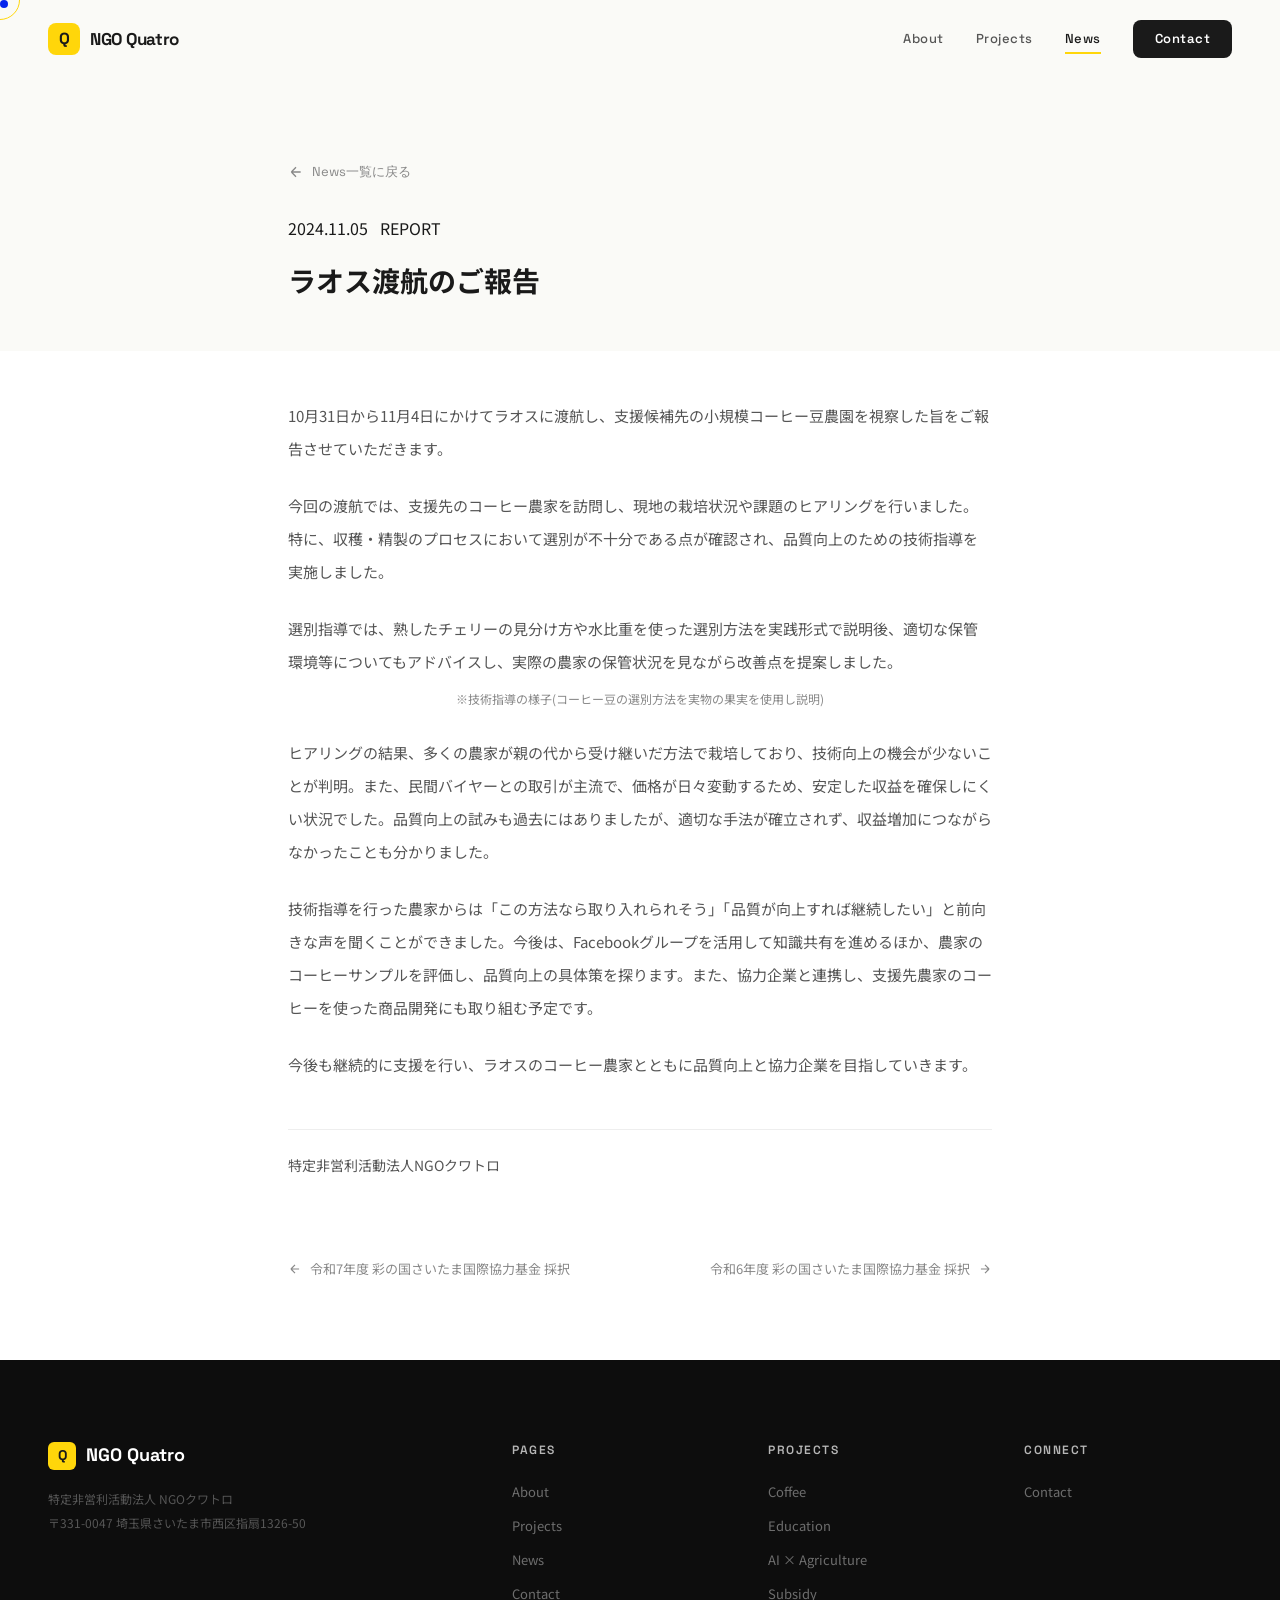
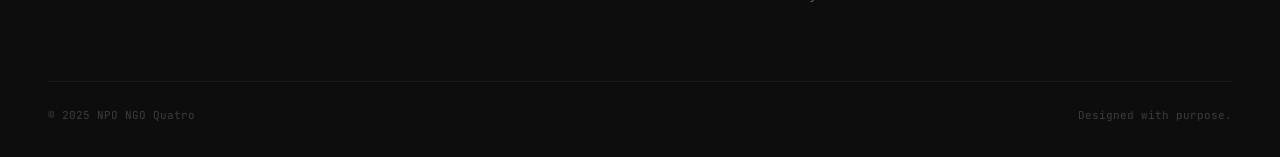
<file: news/laos-2024-11.html>
<!DOCTYPE html>
<html lang="ja">
<head>
<meta charset="UTF-8">
<meta name="viewport" content="width=device-width, initial-scale=1.0">
<title>ラオス渡航のご報告 — NGO Quatro</title>
<meta name="description" content="ラオス渡航のご報告 | NGOクワトロ">
<link rel="preconnect" href="https://fonts.googleapis.com">
<link rel="preconnect" href="https://fonts.gstatic.com" crossorigin>
<link rel="preload" as="style" href="https://fonts.googleapis.com/css2?family=Space+Grotesk:wght@400;500;700&family=Noto+Sans+JP:wght@400;700&family=Barlow:wght@600;800&family=JetBrains+Mono:wght@400&display=swap" onload="this.onload=null;this.rel='stylesheet'">
<noscript><link rel="stylesheet" href="https://fonts.googleapis.com/css2?family=Space+Grotesk:wght@400;500;700&family=Noto+Sans+JP:wght@400;700&family=Barlow:wght@600;800&family=JetBrains+Mono:wght@400&display=swap"></noscript>
<link rel="stylesheet" href="../css/style.css">
</head>
<body>

<nav class="nav">
  <a href="../index.html" class="nav-logo magnetic"><span class="dot">Q</span><span>NGO Quatro</span></a>
  <button class="nav-toggle" aria-label="メニュー"><span></span><span></span><span></span></button>
  <div class="nav-links">
    <a href="../about.html">About</a>
    <a href="../projects.html">Projects</a>
    <a href="../news.html" class="active">News</a>
    <a href="../contact.html" class="nav-cta">Contact</a>
  </div>
</nav>

<header class="article-header">
  <div class="container">
    <a href="../news.html" class="article-back">
      <svg viewBox="0 0 24 24" fill="none" stroke="currentColor" stroke-width="2"><path d="M19 12H5m0 0l7 7m-7-7l7-7"/></svg>
      News一覧に戻る
    </a>
    <div class="article-meta">
      <span class="date">2024.11.05</span>
      <span class="category">REPORT</span>
    </div>
    <h1>ラオス渡航のご報告</h1>
  </div>
</header>

<article class="article-body">
      <p>10月31日から11月4日にかけてラオスに渡航し、支援候補先の小規模コーヒー豆農園を視察した旨をご報告させていただきます。</p>
      <p>今回の渡航では、支援先のコーヒー農家を訪問し、現地の栽培状況や課題のヒアリングを行いました。特に、収穫・精製のプロセスにおいて選別が不十分である点が確認され、品質向上のための技術指導を実施しました。</p>
      <p>選別指導では、熟したチェリーの見分け方や水比重を使った選別方法を実践形式で説明後、適切な保管環境等についてもアドバイスし、実際の農家の保管状況を見ながら改善点を提案しました。</p>
      <p class="caption">※技術指導の様子(コーヒー豆の選別方法を実物の果実を使用し説明)</p>
      <p>ヒアリングの結果、多くの農家が親の代から受け継いだ方法で栽培しており、技術向上の機会が少ないことが判明。また、民間バイヤーとの取引が主流で、価格が日々変動するため、安定した収益を確保しにくい状況でした。品質向上の試みも過去にはありましたが、適切な手法が確立されず、収益増加につながらなかったことも分かりました。</p>
      <p>技術指導を行った農家からは「この方法なら取り入れられそう」「品質が向上すれば継続したい」と前向きな声を聞くことができました。今後は、Facebookグループを活用して知識共有を進めるほか、農家のコーヒーサンプルを評価し、品質向上の具体策を探ります。また、協力企業と連携し、支援先農家のコーヒーを使った商品開発にも取り組む予定です。</p>
      <p>今後も継続的に支援を行い、ラオスのコーヒー農家とともに品質向上と協力企業を目指していきます。</p>
      <div class="article-sign">特定非営利活動法人NGOクワトロ</div>
</article>

<nav class="article-nav">
  <a href="saitama-fund-2025.html"><svg viewBox="0 0 24 24" fill="none" stroke="currentColor" stroke-width="2"><path d="M19 12H5m0 0l7 7m-7-7l7-7"/></svg>令和7年度 彩の国さいたま国際協力基金 採択</a>
  <a href="saitama-fund-2024.html">令和6年度 彩の国さいたま国際協力基金 採択<svg viewBox="0 0 24 24" fill="none" stroke="currentColor" stroke-width="2"><path d="M5 12h14m0 0l-7-7m7 7l-7 7"/></svg></a>
</nav>

<footer class="footer">
  <div class="footer-inner">
    <div class="footer-brand"><div class="logo"><span class="dot">Q</span> NGO Quatro</div><p>特定非営利活動法人 NGOクワトロ<br>〒331-0047 埼玉県さいたま市西区指扇1326-50</p></div>
    <div class="footer-col"><h4>Pages</h4><a href="../about.html">About</a><a href="../projects.html">Projects</a><a href="../news.html">News</a><a href="../contact.html">Contact</a></div>
    <div class="footer-col"><h4>Projects</h4><a href="../projects.html">Coffee</a><a href="../projects.html">Education</a><a href="../projects.html">AI × Agriculture</a><a href="../projects.html">Subsidy</a></div>
    <div class="footer-col"><h4>Connect</h4><a href="../contact.html">Contact</a></div>
  </div>
  <div class="footer-bottom"><span>© 2025 NPO NGO Quatro</span><span>Designed with purpose.</span></div>
</footer>
<script src="../js/main.js"></script>
</body>
</html>
</file>
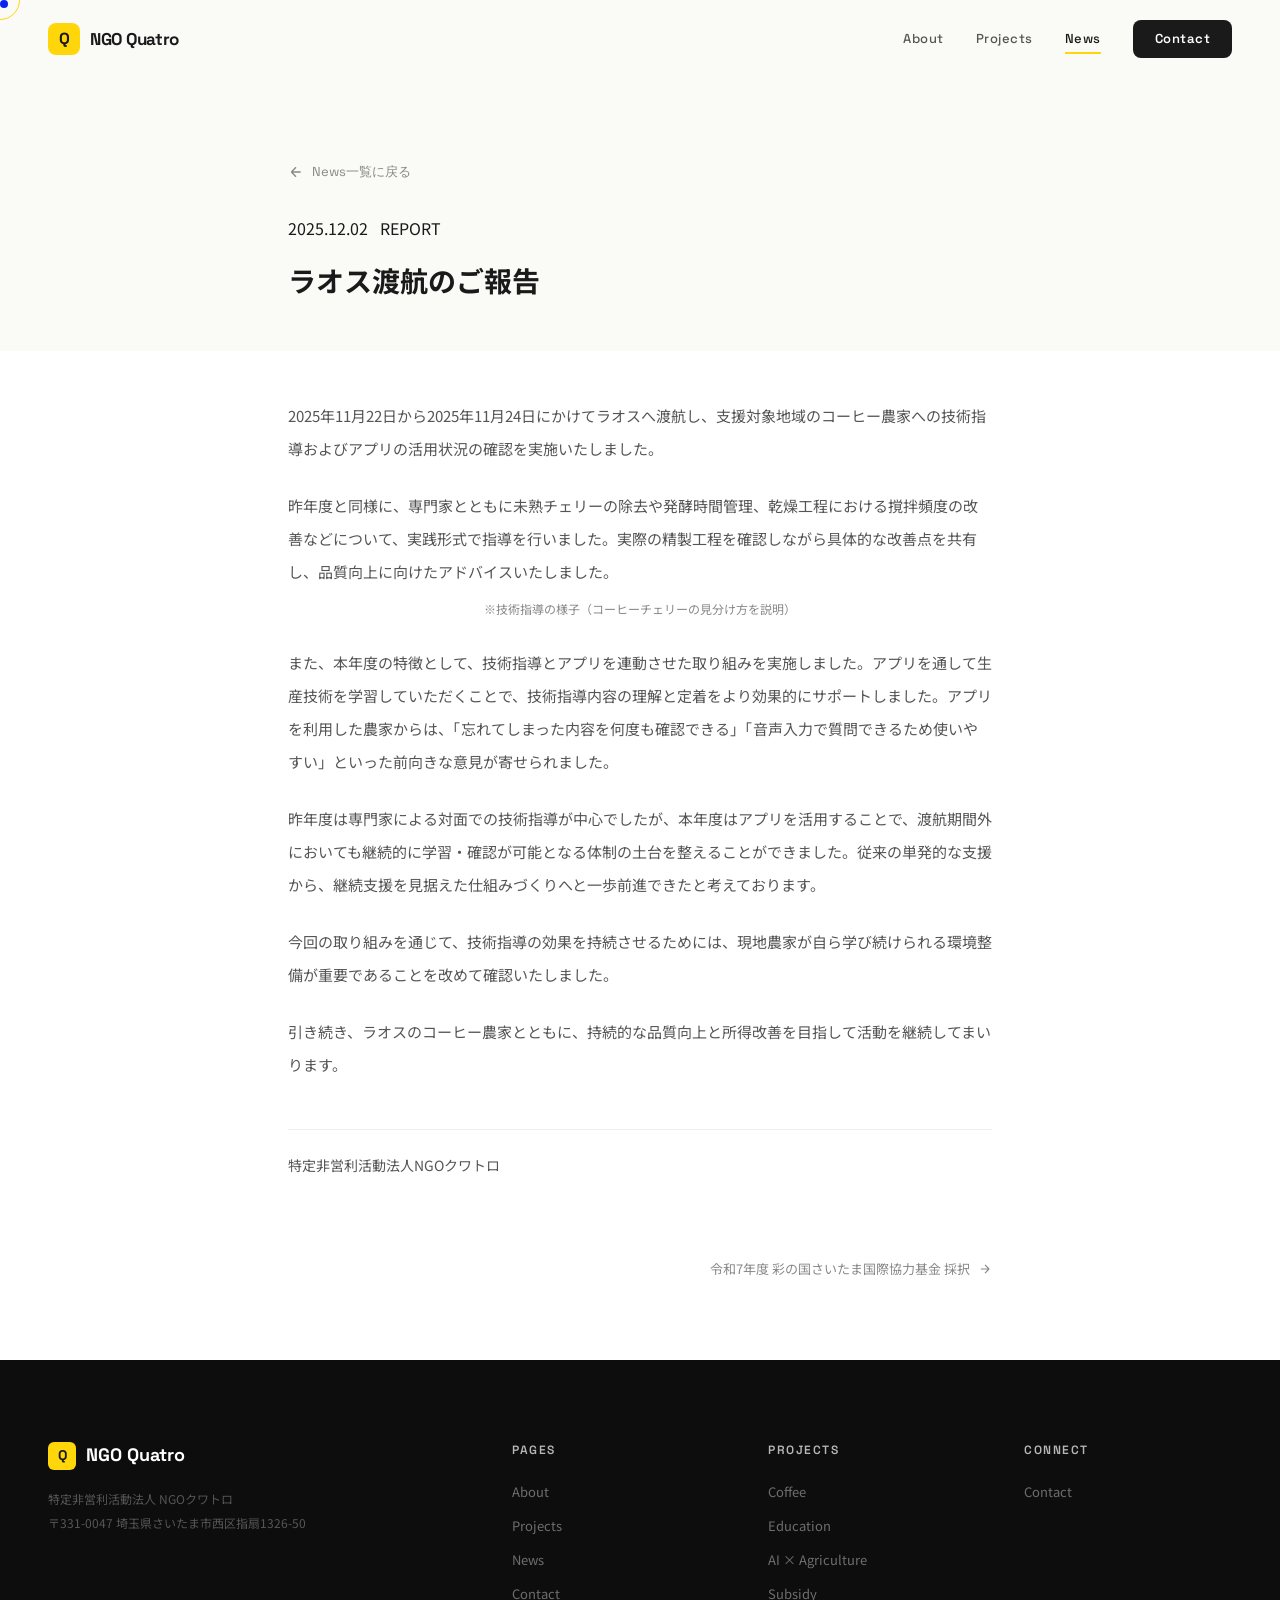
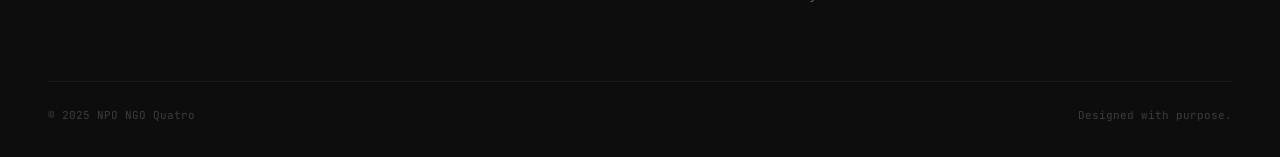
<file: news/laos-2025-12.html>
<!DOCTYPE html>
<html lang="ja">
<head>
<meta charset="UTF-8">
<meta name="viewport" content="width=device-width, initial-scale=1.0">
<title>ラオス渡航のご報告 — NGO Quatro</title>
<meta name="description" content="ラオス渡航のご報告 | NGOクワトロ">
<link rel="preconnect" href="https://fonts.googleapis.com">
<link rel="preconnect" href="https://fonts.gstatic.com" crossorigin>
<link rel="preload" as="style" href="https://fonts.googleapis.com/css2?family=Space+Grotesk:wght@400;500;700&family=Noto+Sans+JP:wght@400;700&family=Barlow:wght@600;800&family=JetBrains+Mono:wght@400&display=swap" onload="this.onload=null;this.rel='stylesheet'">
<noscript><link rel="stylesheet" href="https://fonts.googleapis.com/css2?family=Space+Grotesk:wght@400;500;700&family=Noto+Sans+JP:wght@400;700&family=Barlow:wght@600;800&family=JetBrains+Mono:wght@400&display=swap"></noscript>
<link rel="stylesheet" href="../css/style.css">
</head>
<body>

<nav class="nav">
  <a href="../index.html" class="nav-logo magnetic"><span class="dot">Q</span><span>NGO Quatro</span></a>
  <button class="nav-toggle" aria-label="メニュー"><span></span><span></span><span></span></button>
  <div class="nav-links">
    <a href="../about.html">About</a>
    <a href="../projects.html">Projects</a>
    <a href="../news.html" class="active">News</a>
    <a href="../contact.html" class="nav-cta">Contact</a>
  </div>
</nav>

<header class="article-header">
  <div class="container">
    <a href="../news.html" class="article-back">
      <svg viewBox="0 0 24 24" fill="none" stroke="currentColor" stroke-width="2"><path d="M19 12H5m0 0l7 7m-7-7l7-7"/></svg>
      News一覧に戻る
    </a>
    <div class="article-meta">
      <span class="date">2025.12.02</span>
      <span class="category">REPORT</span>
    </div>
    <h1>ラオス渡航のご報告</h1>
  </div>
</header>

<article class="article-body">
      <p>2025年11月22日から2025年11月24日にかけてラオスへ渡航し、支援対象地域のコーヒー農家への技術指導およびアプリの活用状況の確認を実施いたしました。</p>
      <p>昨年度と同様に、専門家とともに未熟チェリーの除去や発酵時間管理、乾燥工程における撹拌頻度の改善などについて、実践形式で指導を行いました。実際の精製工程を確認しながら具体的な改善点を共有し、品質向上に向けたアドバイスいたしました。</p>
      <p class="caption">※技術指導の様子（コーヒーチェリーの見分け方を説明）</p>
      <p>また、本年度の特徴として、技術指導とアプリを連動させた取り組みを実施しました。アプリを通して生産技術を学習していただくことで、技術指導内容の理解と定着をより効果的にサポートしました。アプリを利用した農家からは、「忘れてしまった内容を何度も確認できる」「音声入力で質問できるため使いやすい」といった前向きな意見が寄せられました。</p>
      <p>昨年度は専門家による対面での技術指導が中心でしたが、本年度はアプリを活用することで、渡航期間外においても継続的に学習・確認が可能となる体制の土台を整えることができました。従来の単発的な支援から、継続支援を見据えた仕組みづくりへと一歩前進できたと考えております。</p>
      <p>今回の取り組みを通じて、技術指導の効果を持続させるためには、現地農家が自ら学び続けられる環境整備が重要であることを改めて確認いたしました。</p>
      <p>引き続き、ラオスのコーヒー農家とともに、持続的な品質向上と所得改善を目指して活動を継続してまいります。</p>
      <div class="article-sign">特定非営利活動法人NGOクワトロ</div>
</article>

<nav class="article-nav">
  <span></span>
  <a href="saitama-fund-2025.html">令和7年度 彩の国さいたま国際協力基金 採択<svg viewBox="0 0 24 24" fill="none" stroke="currentColor" stroke-width="2"><path d="M5 12h14m0 0l-7-7m7 7l-7 7"/></svg></a>
</nav>

<footer class="footer">
  <div class="footer-inner">
    <div class="footer-brand"><div class="logo"><span class="dot">Q</span> NGO Quatro</div><p>特定非営利活動法人 NGOクワトロ<br>〒331-0047 埼玉県さいたま市西区指扇1326-50</p></div>
    <div class="footer-col"><h4>Pages</h4><a href="../about.html">About</a><a href="../projects.html">Projects</a><a href="../news.html">News</a><a href="../contact.html">Contact</a></div>
    <div class="footer-col"><h4>Projects</h4><a href="../projects.html">Coffee</a><a href="../projects.html">Education</a><a href="../projects.html">AI × Agriculture</a><a href="../projects.html">Subsidy</a></div>
    <div class="footer-col"><h4>Connect</h4><a href="../contact.html">Contact</a></div>
  </div>
  <div class="footer-bottom"><span>© 2025 NPO NGO Quatro</span><span>Designed with purpose.</span></div>
</footer>
<script src="../js/main.js"></script>
</body>
</html>
</file>
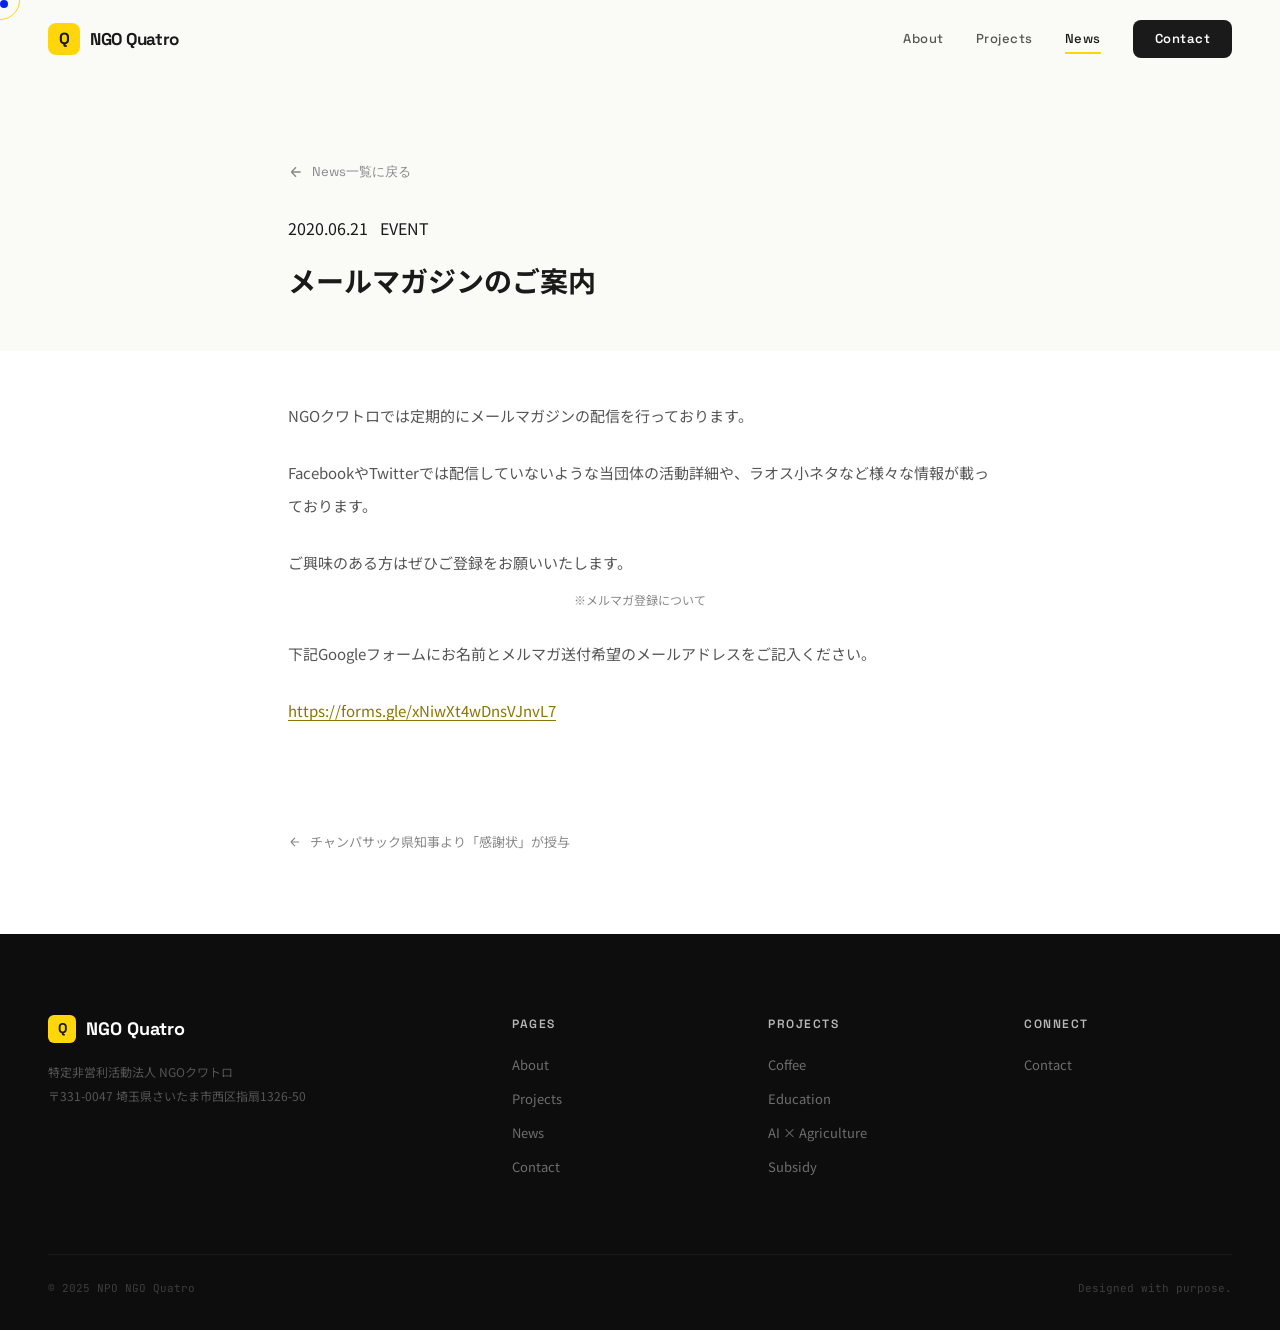
<file: news/newsletter.html>
<!DOCTYPE html>
<html lang="ja">
<head>
<meta charset="UTF-8">
<meta name="viewport" content="width=device-width, initial-scale=1.0">
<title>メールマガジンのご案内 — NGO Quatro</title>
<meta name="description" content="メールマガジンのご案内 | NGOクワトロ">
<link rel="preconnect" href="https://fonts.googleapis.com">
<link rel="preconnect" href="https://fonts.gstatic.com" crossorigin>
<link rel="preload" as="style" href="https://fonts.googleapis.com/css2?family=Space+Grotesk:wght@400;500;700&family=Noto+Sans+JP:wght@400;700&family=Barlow:wght@600;800&family=JetBrains+Mono:wght@400&display=swap" onload="this.onload=null;this.rel='stylesheet'">
<noscript><link rel="stylesheet" href="https://fonts.googleapis.com/css2?family=Space+Grotesk:wght@400;500;700&family=Noto+Sans+JP:wght@400;700&family=Barlow:wght@600;800&family=JetBrains+Mono:wght@400&display=swap"></noscript>
<link rel="stylesheet" href="../css/style.css">
</head>
<body>

<nav class="nav">
  <a href="../index.html" class="nav-logo magnetic"><span class="dot">Q</span><span>NGO Quatro</span></a>
  <button class="nav-toggle" aria-label="メニュー"><span></span><span></span><span></span></button>
  <div class="nav-links">
    <a href="../about.html">About</a>
    <a href="../projects.html">Projects</a>
    <a href="../news.html" class="active">News</a>
    <a href="../contact.html" class="nav-cta">Contact</a>
  </div>
</nav>

<header class="article-header">
  <div class="container">
    <a href="../news.html" class="article-back">
      <svg viewBox="0 0 24 24" fill="none" stroke="currentColor" stroke-width="2"><path d="M19 12H5m0 0l7 7m-7-7l7-7"/></svg>
      News一覧に戻る
    </a>
    <div class="article-meta">
      <span class="date">2020.06.21</span>
      <span class="category">EVENT</span>
    </div>
    <h1>メールマガジンのご案内</h1>
  </div>
</header>

<article class="article-body">
      <p>NGOクワトロでは定期的にメールマガジンの配信を行っております。</p>
      <p>FacebookやTwitterでは配信していないような当団体の活動詳細や、ラオス小ネタなど様々な情報が載っております。</p>
      <p>ご興味のある方はぜひご登録をお願いいたします。</p>
      <p class="caption">※メルマガ登録について</p>
      <p>下記Googleフォームにお名前とメルマガ送付希望のメールアドレスをご記入ください。</p>
      <p><a href="https://forms.gle/xNiwXt4wDnsVJnvL7" target="_blank" rel="noopener">https://forms.gle/xNiwXt4wDnsVJnvL7</a></p>
</article>

<nav class="article-nav">
  <a href="champasak-award.html"><svg viewBox="0 0 24 24" fill="none" stroke="currentColor" stroke-width="2"><path d="M19 12H5m0 0l7 7m-7-7l7-7"/></svg>チャンパサック県知事より「感謝状」が授与</a>
  <span></span>
</nav>

<footer class="footer">
  <div class="footer-inner">
    <div class="footer-brand"><div class="logo"><span class="dot">Q</span> NGO Quatro</div><p>特定非営利活動法人 NGOクワトロ<br>〒331-0047 埼玉県さいたま市西区指扇1326-50</p></div>
    <div class="footer-col"><h4>Pages</h4><a href="../about.html">About</a><a href="../projects.html">Projects</a><a href="../news.html">News</a><a href="../contact.html">Contact</a></div>
    <div class="footer-col"><h4>Projects</h4><a href="../projects.html">Coffee</a><a href="../projects.html">Education</a><a href="../projects.html">AI × Agriculture</a><a href="../projects.html">Subsidy</a></div>
    <div class="footer-col"><h4>Connect</h4><a href="../contact.html">Contact</a></div>
  </div>
  <div class="footer-bottom"><span>© 2025 NPO NGO Quatro</span><span>Designed with purpose.</span></div>
</footer>
<script src="../js/main.js"></script>
</body>
</html>
</file>
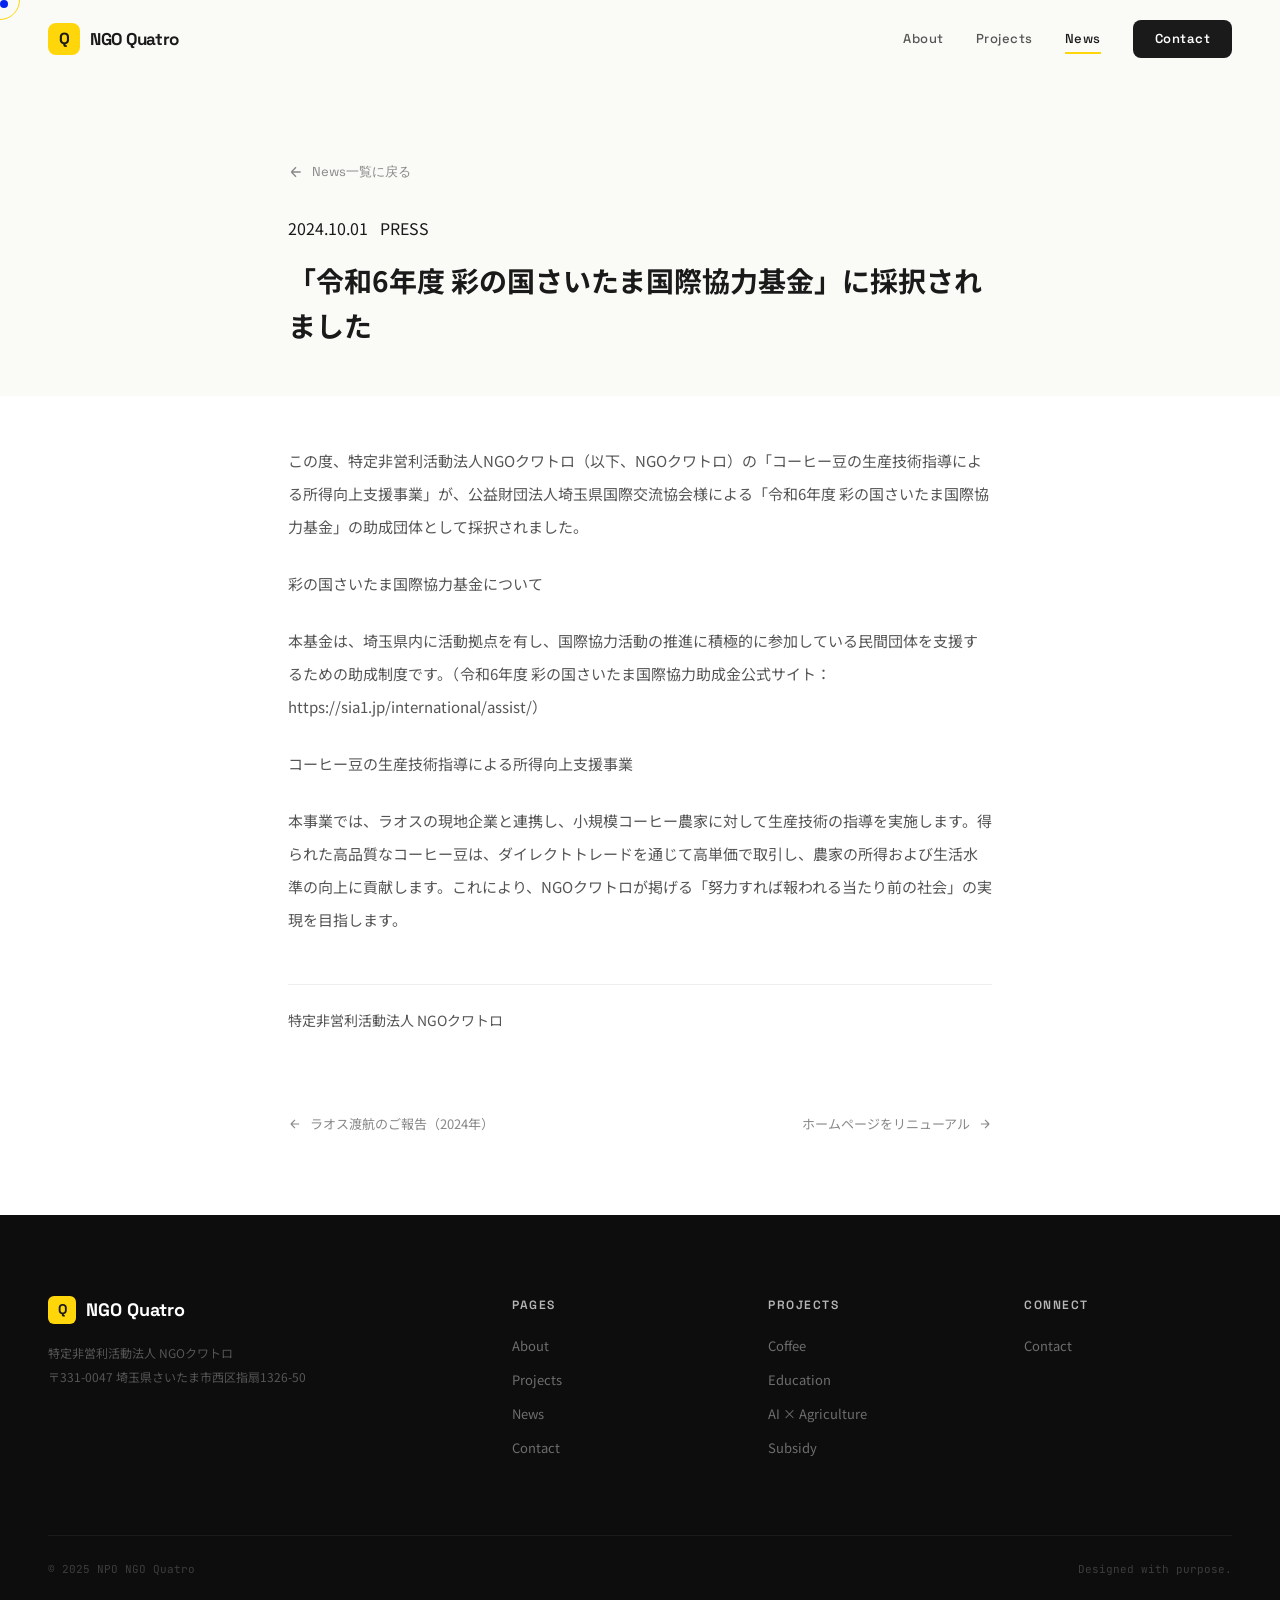
<file: news/saitama-fund-2024.html>
<!DOCTYPE html>
<html lang="ja">
<head>
<meta charset="UTF-8">
<meta name="viewport" content="width=device-width, initial-scale=1.0">
<title>「令和6年度 彩の国さいたま国際協力基金」に採択されました — NGO Quatro</title>
<meta name="description" content="「令和6年度 彩の国さいたま国際協力基金」に採択されました | NGOクワトロ">
<link rel="preconnect" href="https://fonts.googleapis.com">
<link rel="preconnect" href="https://fonts.gstatic.com" crossorigin>
<link rel="preload" as="style" href="https://fonts.googleapis.com/css2?family=Space+Grotesk:wght@400;500;700&family=Noto+Sans+JP:wght@400;700&family=Barlow:wght@600;800&family=JetBrains+Mono:wght@400&display=swap" onload="this.onload=null;this.rel='stylesheet'">
<noscript><link rel="stylesheet" href="https://fonts.googleapis.com/css2?family=Space+Grotesk:wght@400;500;700&family=Noto+Sans+JP:wght@400;700&family=Barlow:wght@600;800&family=JetBrains+Mono:wght@400&display=swap"></noscript>
<link rel="stylesheet" href="../css/style.css">
</head>
<body>

<nav class="nav">
  <a href="../index.html" class="nav-logo magnetic"><span class="dot">Q</span><span>NGO Quatro</span></a>
  <button class="nav-toggle" aria-label="メニュー"><span></span><span></span><span></span></button>
  <div class="nav-links">
    <a href="../about.html">About</a>
    <a href="../projects.html">Projects</a>
    <a href="../news.html" class="active">News</a>
    <a href="../contact.html" class="nav-cta">Contact</a>
  </div>
</nav>

<header class="article-header">
  <div class="container">
    <a href="../news.html" class="article-back">
      <svg viewBox="0 0 24 24" fill="none" stroke="currentColor" stroke-width="2"><path d="M19 12H5m0 0l7 7m-7-7l7-7"/></svg>
      News一覧に戻る
    </a>
    <div class="article-meta">
      <span class="date">2024.10.01</span>
      <span class="category">PRESS</span>
    </div>
    <h1>「令和6年度 彩の国さいたま国際協力基金」に採択されました</h1>
  </div>
</header>

<article class="article-body">
      <p>この度、特定非営利活動法人NGOクワトロ（以下、NGOクワトロ）の「コーヒー豆の生産技術指導による所得向上支援事業」が、公益財団法人埼玉県国際交流協会様による「令和6年度 彩の国さいたま国際協力基金」の助成団体として採択されました。</p>
      <p>彩の国さいたま国際協力基金について</p>
      <p>本基金は、埼玉県内に活動拠点を有し、国際協力活動の推進に積極的に参加している民間団体を支援するための助成制度です。（令和6年度 彩の国さいたま国際協力助成金公式サイト：https://sia1.jp/international/assist/）</p>
      <p>コーヒー豆の生産技術指導による所得向上支援事業</p>
      <p>本事業では、ラオスの現地企業と連携し、小規模コーヒー農家に対して生産技術の指導を実施します。得られた高品質なコーヒー豆は、ダイレクトトレードを通じて高単価で取引し、農家の所得および生活水準の向上に貢献します。これにより、NGOクワトロが掲げる「努力すれば報われる当たり前の社会」の実現を目指します。</p>
      <div class="article-sign">特定非営利活動法人 NGOクワトロ</div>
</article>

<nav class="article-nav">
  <a href="laos-2024-11.html"><svg viewBox="0 0 24 24" fill="none" stroke="currentColor" stroke-width="2"><path d="M19 12H5m0 0l7 7m-7-7l7-7"/></svg>ラオス渡航のご報告（2024年）</a>
  <a href="website-renewal.html">ホームページをリニューアル<svg viewBox="0 0 24 24" fill="none" stroke="currentColor" stroke-width="2"><path d="M5 12h14m0 0l-7-7m7 7l-7 7"/></svg></a>
</nav>

<footer class="footer">
  <div class="footer-inner">
    <div class="footer-brand"><div class="logo"><span class="dot">Q</span> NGO Quatro</div><p>特定非営利活動法人 NGOクワトロ<br>〒331-0047 埼玉県さいたま市西区指扇1326-50</p></div>
    <div class="footer-col"><h4>Pages</h4><a href="../about.html">About</a><a href="../projects.html">Projects</a><a href="../news.html">News</a><a href="../contact.html">Contact</a></div>
    <div class="footer-col"><h4>Projects</h4><a href="../projects.html">Coffee</a><a href="../projects.html">Education</a><a href="../projects.html">AI × Agriculture</a><a href="../projects.html">Subsidy</a></div>
    <div class="footer-col"><h4>Connect</h4><a href="../contact.html">Contact</a></div>
  </div>
  <div class="footer-bottom"><span>© 2025 NPO NGO Quatro</span><span>Designed with purpose.</span></div>
</footer>
<script src="../js/main.js"></script>
</body>
</html>
</file>
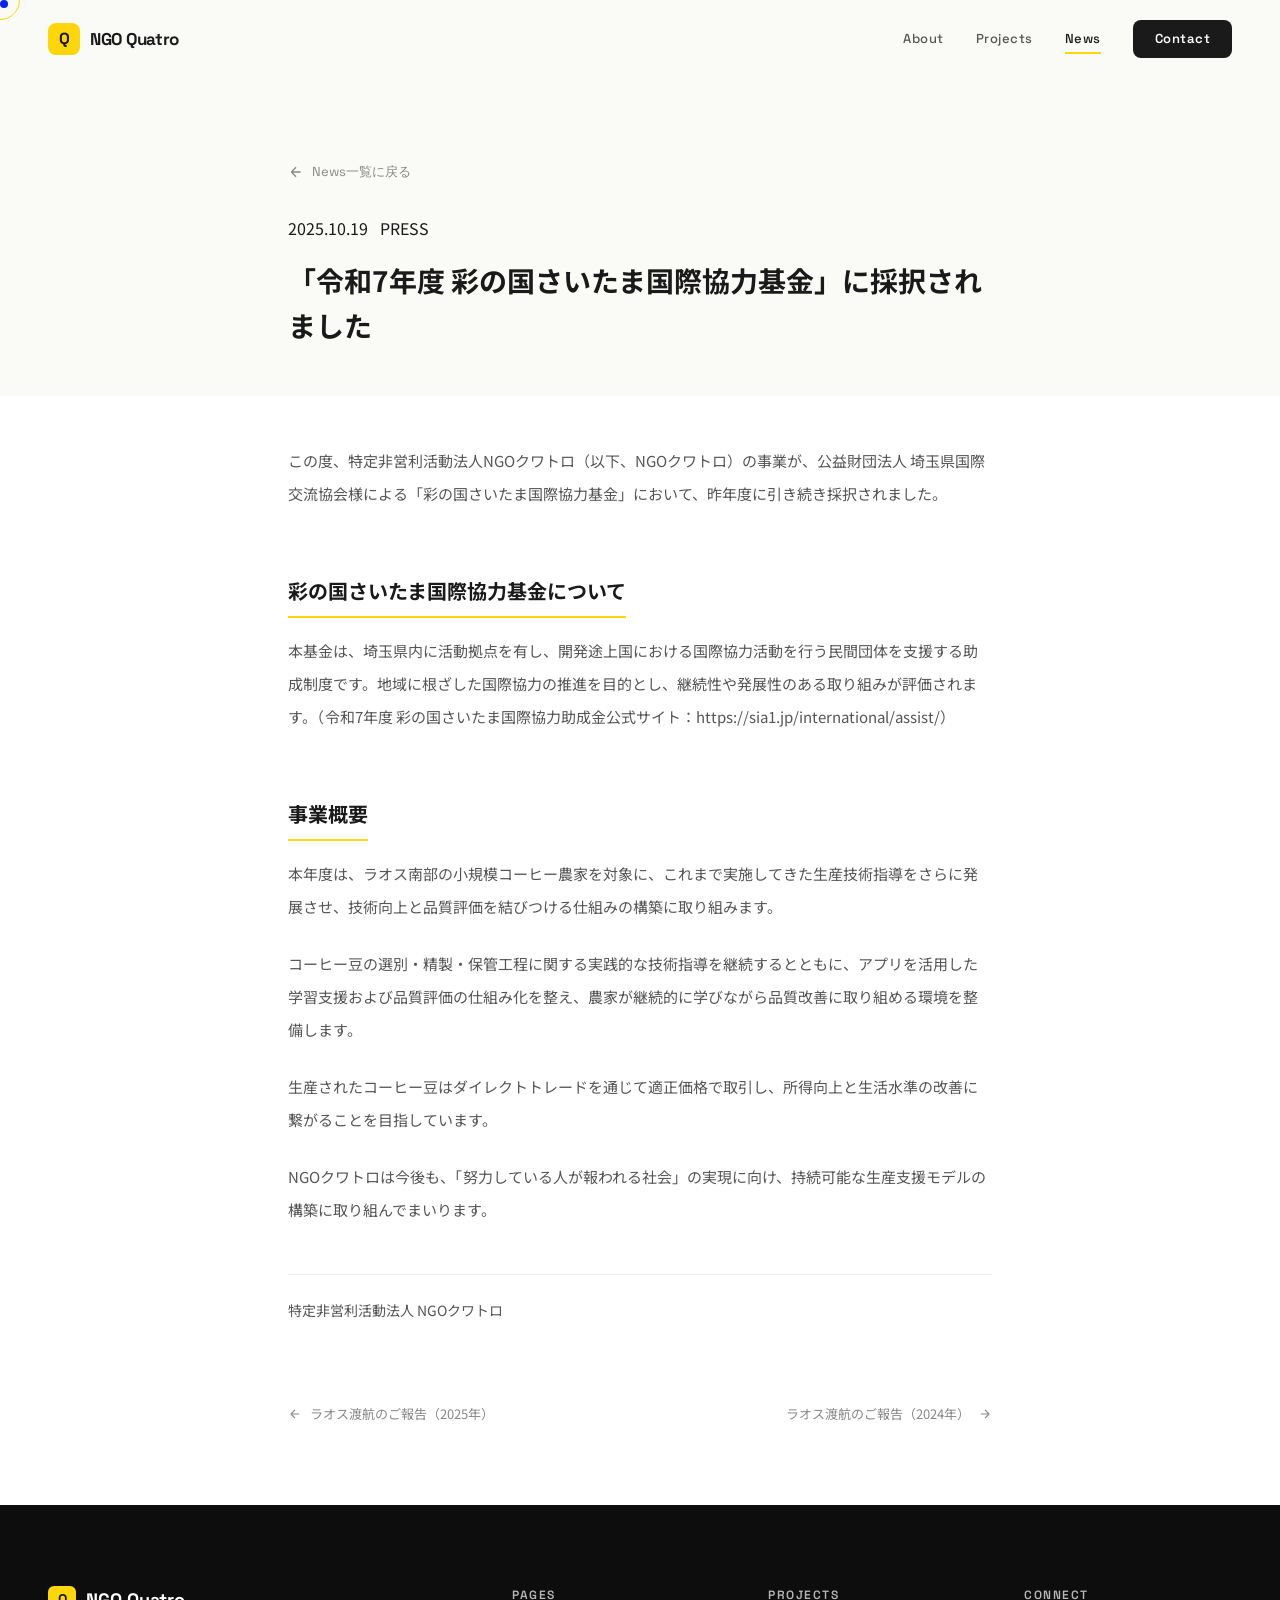
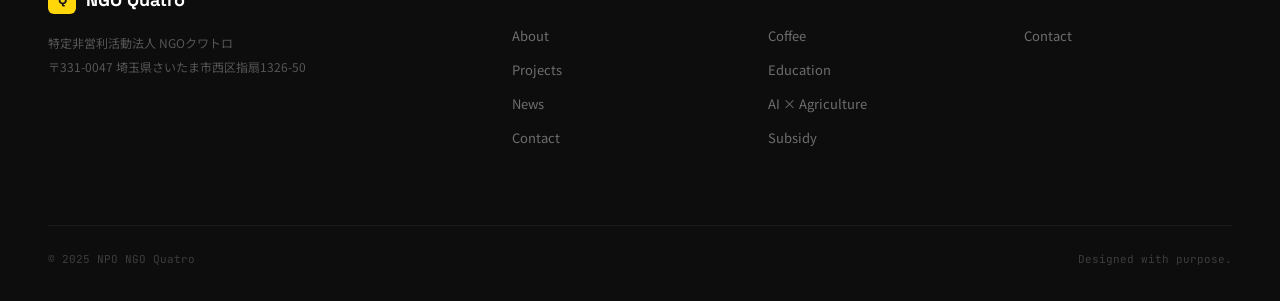
<file: news/saitama-fund-2025.html>
<!DOCTYPE html>
<html lang="ja">
<head>
<meta charset="UTF-8">
<meta name="viewport" content="width=device-width, initial-scale=1.0">
<title>「令和7年度 彩の国さいたま国際協力基金」に採択されました — NGO Quatro</title>
<meta name="description" content="「令和7年度 彩の国さいたま国際協力基金」に採択されました | NGOクワトロ">
<link rel="preconnect" href="https://fonts.googleapis.com">
<link rel="preconnect" href="https://fonts.gstatic.com" crossorigin>
<link rel="preload" as="style" href="https://fonts.googleapis.com/css2?family=Space+Grotesk:wght@400;500;700&family=Noto+Sans+JP:wght@400;700&family=Barlow:wght@600;800&family=JetBrains+Mono:wght@400&display=swap" onload="this.onload=null;this.rel='stylesheet'">
<noscript><link rel="stylesheet" href="https://fonts.googleapis.com/css2?family=Space+Grotesk:wght@400;500;700&family=Noto+Sans+JP:wght@400;700&family=Barlow:wght@600;800&family=JetBrains+Mono:wght@400&display=swap"></noscript>
<link rel="stylesheet" href="../css/style.css">
</head>
<body>

<nav class="nav">
  <a href="../index.html" class="nav-logo magnetic"><span class="dot">Q</span><span>NGO Quatro</span></a>
  <button class="nav-toggle" aria-label="メニュー"><span></span><span></span><span></span></button>
  <div class="nav-links">
    <a href="../about.html">About</a>
    <a href="../projects.html">Projects</a>
    <a href="../news.html" class="active">News</a>
    <a href="../contact.html" class="nav-cta">Contact</a>
  </div>
</nav>

<header class="article-header">
  <div class="container">
    <a href="../news.html" class="article-back">
      <svg viewBox="0 0 24 24" fill="none" stroke="currentColor" stroke-width="2"><path d="M19 12H5m0 0l7 7m-7-7l7-7"/></svg>
      News一覧に戻る
    </a>
    <div class="article-meta">
      <span class="date">2025.10.19</span>
      <span class="category">PRESS</span>
    </div>
    <h1>「令和7年度 彩の国さいたま国際協力基金」に採択されました</h1>
  </div>
</header>

<article class="article-body">
      <p>この度、特定非営利活動法人NGOクワトロ（以下、NGOクワトロ）の事業が、公益財団法人 埼玉県国際交流協会様による「彩の国さいたま国際協力基金」において、昨年度に引き続き採択されました。</p>
      <h2>彩の国さいたま国際協力基金について</h2>
      <p>本基金は、埼玉県内に活動拠点を有し、開発途上国における国際協力活動を行う民間団体を支援する助成制度です。地域に根ざした国際協力の推進を目的とし、継続性や発展性のある取り組みが評価されます。（令和7年度 彩の国さいたま国際協力助成金公式サイト：https://sia1.jp/international/assist/）</p>
      <h2>事業概要</h2>
      <p>本年度は、ラオス南部の小規模コーヒー農家を対象に、これまで実施してきた生産技術指導をさらに発展させ、技術向上と品質評価を結びつける仕組みの構築に取り組みます。</p>
      <p>コーヒー豆の選別・精製・保管工程に関する実践的な技術指導を継続するとともに、アプリを活用した学習支援および品質評価の仕組み化を整え、農家が継続的に学びながら品質改善に取り組める環境を整備します。</p>
      <p>生産されたコーヒー豆はダイレクトトレードを通じて適正価格で取引し、所得向上と生活水準の改善に繋がることを目指しています。</p>
      <p>NGOクワトロは今後も、「努力している人が報われる社会」の実現に向け、持続可能な生産支援モデルの構築に取り組んでまいります。</p>
      <div class="article-sign">特定非営利活動法人 NGOクワトロ</div>
</article>

<nav class="article-nav">
  <a href="laos-2025-12.html"><svg viewBox="0 0 24 24" fill="none" stroke="currentColor" stroke-width="2"><path d="M19 12H5m0 0l7 7m-7-7l7-7"/></svg>ラオス渡航のご報告（2025年）</a>
  <a href="laos-2024-11.html">ラオス渡航のご報告（2024年）<svg viewBox="0 0 24 24" fill="none" stroke="currentColor" stroke-width="2"><path d="M5 12h14m0 0l-7-7m7 7l-7 7"/></svg></a>
</nav>

<footer class="footer">
  <div class="footer-inner">
    <div class="footer-brand"><div class="logo"><span class="dot">Q</span> NGO Quatro</div><p>特定非営利活動法人 NGOクワトロ<br>〒331-0047 埼玉県さいたま市西区指扇1326-50</p></div>
    <div class="footer-col"><h4>Pages</h4><a href="../about.html">About</a><a href="../projects.html">Projects</a><a href="../news.html">News</a><a href="../contact.html">Contact</a></div>
    <div class="footer-col"><h4>Projects</h4><a href="../projects.html">Coffee</a><a href="../projects.html">Education</a><a href="../projects.html">AI × Agriculture</a><a href="../projects.html">Subsidy</a></div>
    <div class="footer-col"><h4>Connect</h4><a href="../contact.html">Contact</a></div>
  </div>
  <div class="footer-bottom"><span>© 2025 NPO NGO Quatro</span><span>Designed with purpose.</span></div>
</footer>
<script src="../js/main.js"></script>
</body>
</html>
</file>
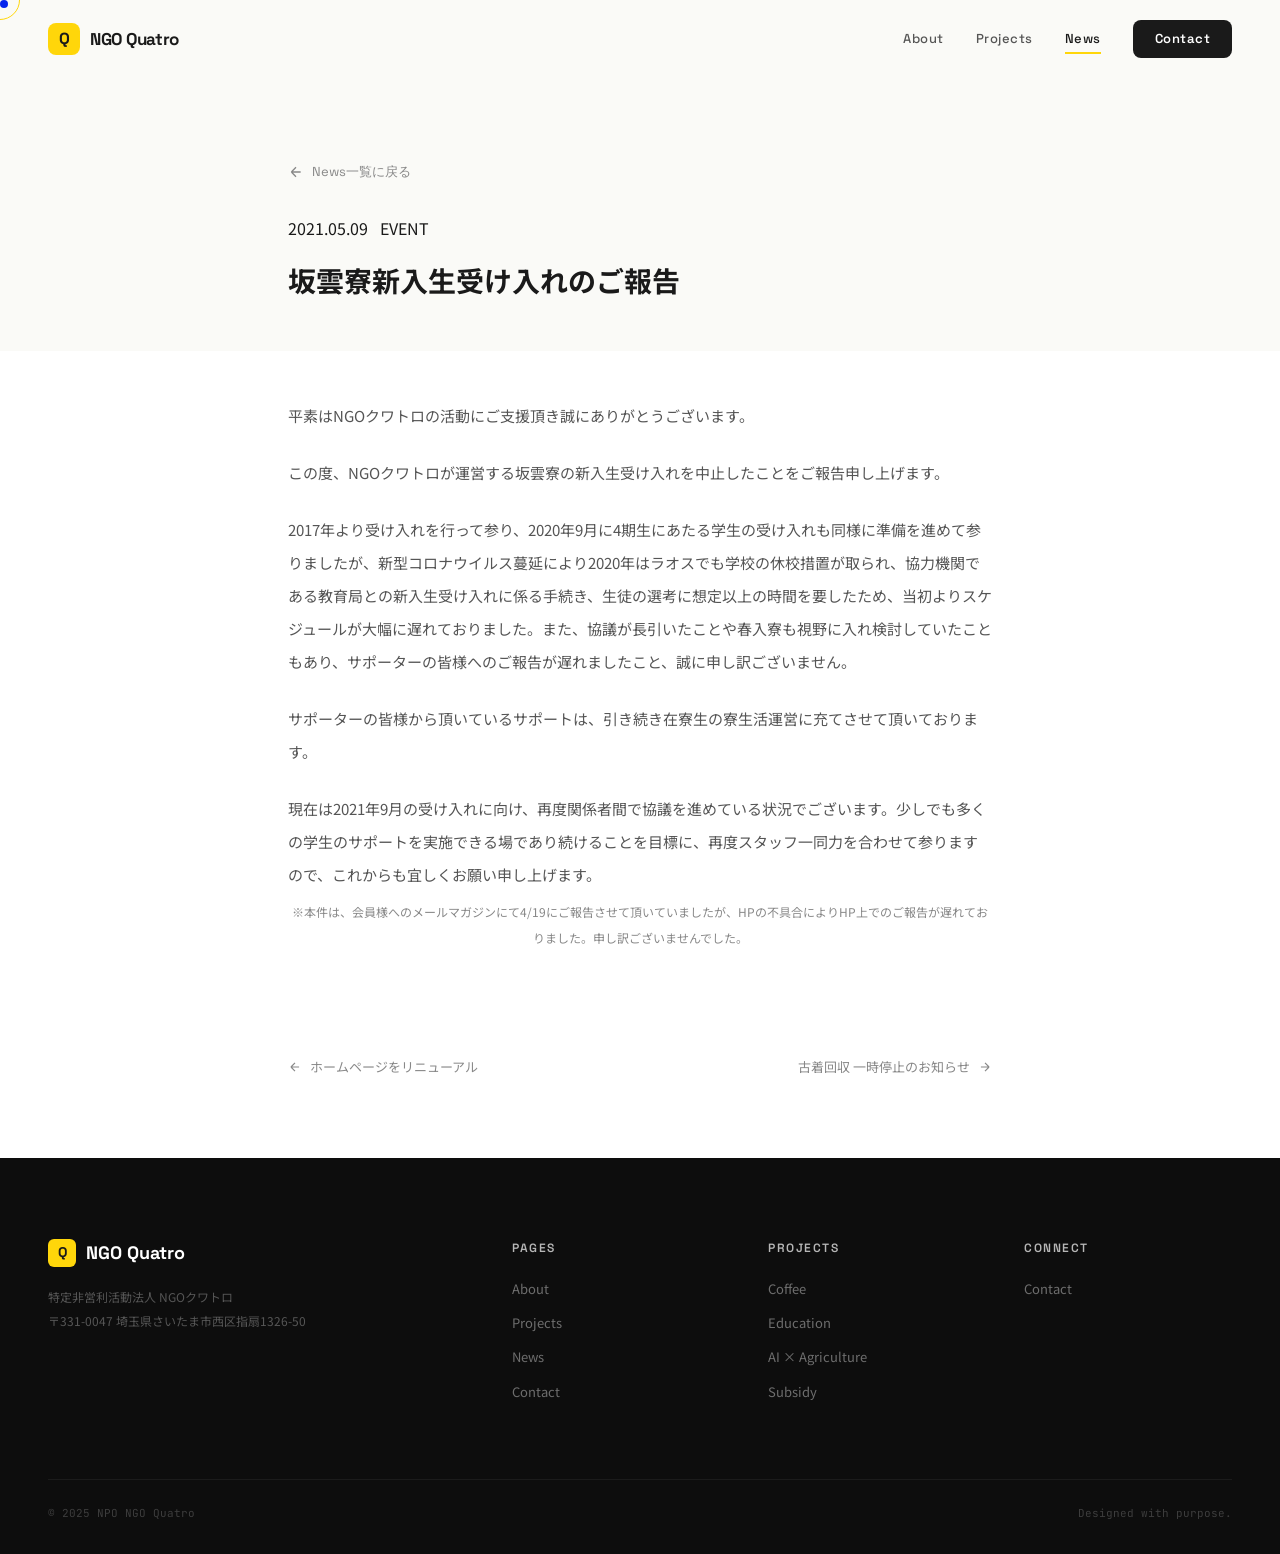
<file: news/sakumo-2021.html>
<!DOCTYPE html>
<html lang="ja">
<head>
<meta charset="UTF-8">
<meta name="viewport" content="width=device-width, initial-scale=1.0">
<title>坂雲寮新入生受け入れのご報告 — NGO Quatro</title>
<meta name="description" content="坂雲寮新入生受け入れのご報告 | NGOクワトロ">
<link rel="preconnect" href="https://fonts.googleapis.com">
<link rel="preconnect" href="https://fonts.gstatic.com" crossorigin>
<link rel="preload" as="style" href="https://fonts.googleapis.com/css2?family=Space+Grotesk:wght@400;500;700&family=Noto+Sans+JP:wght@400;700&family=Barlow:wght@600;800&family=JetBrains+Mono:wght@400&display=swap" onload="this.onload=null;this.rel='stylesheet'">
<noscript><link rel="stylesheet" href="https://fonts.googleapis.com/css2?family=Space+Grotesk:wght@400;500;700&family=Noto+Sans+JP:wght@400;700&family=Barlow:wght@600;800&family=JetBrains+Mono:wght@400&display=swap"></noscript>
<link rel="stylesheet" href="../css/style.css">
</head>
<body>

<nav class="nav">
  <a href="../index.html" class="nav-logo magnetic"><span class="dot">Q</span><span>NGO Quatro</span></a>
  <button class="nav-toggle" aria-label="メニュー"><span></span><span></span><span></span></button>
  <div class="nav-links">
    <a href="../about.html">About</a>
    <a href="../projects.html">Projects</a>
    <a href="../news.html" class="active">News</a>
    <a href="../contact.html" class="nav-cta">Contact</a>
  </div>
</nav>

<header class="article-header">
  <div class="container">
    <a href="../news.html" class="article-back">
      <svg viewBox="0 0 24 24" fill="none" stroke="currentColor" stroke-width="2"><path d="M19 12H5m0 0l7 7m-7-7l7-7"/></svg>
      News一覧に戻る
    </a>
    <div class="article-meta">
      <span class="date">2021.05.09</span>
      <span class="category">EVENT</span>
    </div>
    <h1>坂雲寮新入生受け入れのご報告</h1>
  </div>
</header>

<article class="article-body">
      <p>平素はNGOクワトロの活動にご支援頂き誠にありがとうございます。</p>
      <p>この度、NGOクワトロが運営する坂雲寮の新入生受け入れを中止したことをご報告申し上げます。</p>
      <p>2017年より受け入れを行って参り、2020年9月に4期生にあたる学生の受け入れも同様に準備を進めて参りましたが、新型コロナウイルス蔓延により2020年はラオスでも学校の休校措置が取られ、協力機関である教育局との新入生受け入れに係る手続き、生徒の選考に想定以上の時間を要したため、当初よりスケジュールが大幅に遅れておりました。また、協議が長引いたことや春入寮も視野に入れ検討していたこともあり、サポーターの皆様へのご報告が遅れましたこと、誠に申し訳ございません。</p>
      <p>サポーターの皆様から頂いているサポートは、引き続き在寮生の寮生活運営に充てさせて頂いております。</p>
      <p>現在は2021年9月の受け入れに向け、再度関係者間で協議を進めている状況でございます。少しでも多くの学生のサポートを実施できる場であり続けることを目標に、再度スタッフ一同力を合わせて参りますので、これからも宜しくお願い申し上げます。</p>
      <p class="caption">※本件は、会員様へのメールマガジンにて4/19にご報告させて頂いていましたが、HPの不具合によりHP上でのご報告が遅れておりました。申し訳ございませんでした。</p>
</article>

<nav class="article-nav">
  <a href="website-renewal.html"><svg viewBox="0 0 24 24" fill="none" stroke="currentColor" stroke-width="2"><path d="M19 12H5m0 0l7 7m-7-7l7-7"/></svg>ホームページをリニューアル</a>
  <a href="clothing-pause.html">古着回収 一時停止のお知らせ<svg viewBox="0 0 24 24" fill="none" stroke="currentColor" stroke-width="2"><path d="M5 12h14m0 0l-7-7m7 7l-7 7"/></svg></a>
</nav>

<footer class="footer">
  <div class="footer-inner">
    <div class="footer-brand"><div class="logo"><span class="dot">Q</span> NGO Quatro</div><p>特定非営利活動法人 NGOクワトロ<br>〒331-0047 埼玉県さいたま市西区指扇1326-50</p></div>
    <div class="footer-col"><h4>Pages</h4><a href="../about.html">About</a><a href="../projects.html">Projects</a><a href="../news.html">News</a><a href="../contact.html">Contact</a></div>
    <div class="footer-col"><h4>Projects</h4><a href="../projects.html">Coffee</a><a href="../projects.html">Education</a><a href="../projects.html">AI × Agriculture</a><a href="../projects.html">Subsidy</a></div>
    <div class="footer-col"><h4>Connect</h4><a href="../contact.html">Contact</a></div>
  </div>
  <div class="footer-bottom"><span>© 2025 NPO NGO Quatro</span><span>Designed with purpose.</span></div>
</footer>
<script src="../js/main.js"></script>
</body>
</html>
</file>
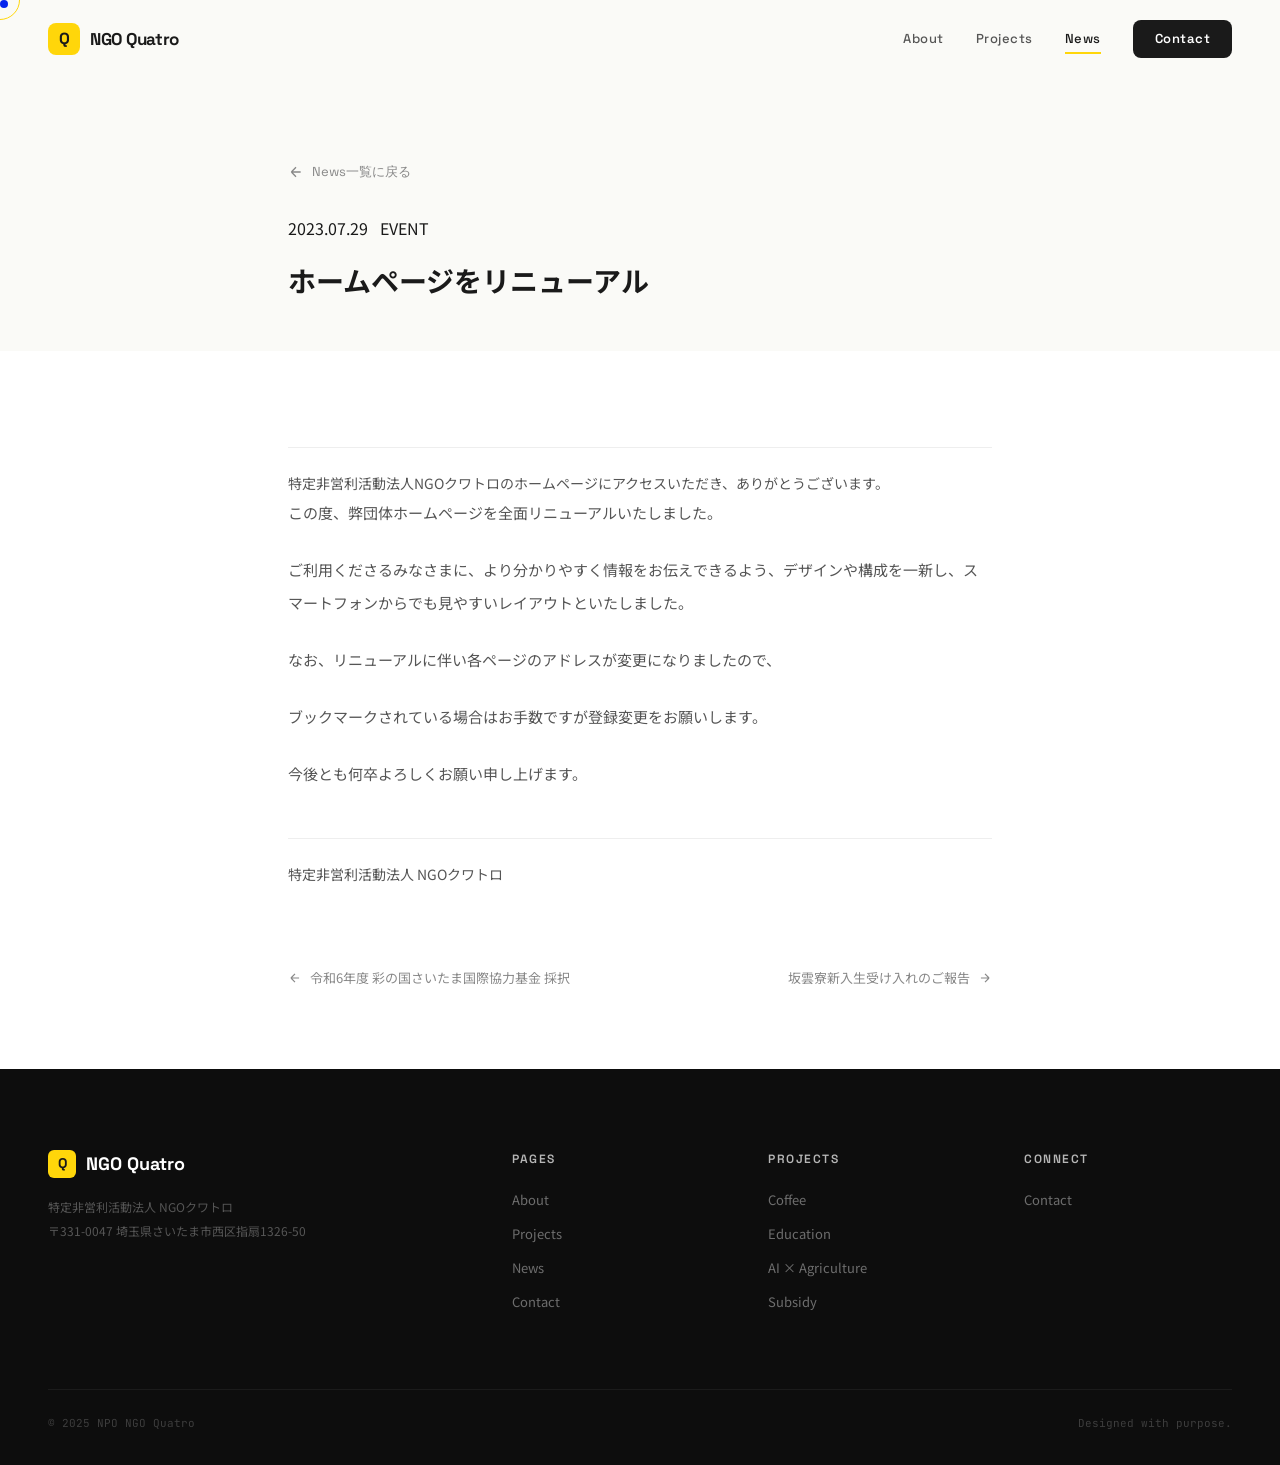
<file: news/website-renewal.html>
<!DOCTYPE html>
<html lang="ja">
<head>
<meta charset="UTF-8">
<meta name="viewport" content="width=device-width, initial-scale=1.0">
<title>ホームページをリニューアル — NGO Quatro</title>
<meta name="description" content="ホームページをリニューアル | NGOクワトロ">
<link rel="preconnect" href="https://fonts.googleapis.com">
<link rel="preconnect" href="https://fonts.gstatic.com" crossorigin>
<link rel="preload" as="style" href="https://fonts.googleapis.com/css2?family=Space+Grotesk:wght@400;500;700&family=Noto+Sans+JP:wght@400;700&family=Barlow:wght@600;800&family=JetBrains+Mono:wght@400&display=swap" onload="this.onload=null;this.rel='stylesheet'">
<noscript><link rel="stylesheet" href="https://fonts.googleapis.com/css2?family=Space+Grotesk:wght@400;500;700&family=Noto+Sans+JP:wght@400;700&family=Barlow:wght@600;800&family=JetBrains+Mono:wght@400&display=swap"></noscript>
<link rel="stylesheet" href="../css/style.css">
</head>
<body>

<nav class="nav">
  <a href="../index.html" class="nav-logo magnetic"><span class="dot">Q</span><span>NGO Quatro</span></a>
  <button class="nav-toggle" aria-label="メニュー"><span></span><span></span><span></span></button>
  <div class="nav-links">
    <a href="../about.html">About</a>
    <a href="../projects.html">Projects</a>
    <a href="../news.html" class="active">News</a>
    <a href="../contact.html" class="nav-cta">Contact</a>
  </div>
</nav>

<header class="article-header">
  <div class="container">
    <a href="../news.html" class="article-back">
      <svg viewBox="0 0 24 24" fill="none" stroke="currentColor" stroke-width="2"><path d="M19 12H5m0 0l7 7m-7-7l7-7"/></svg>
      News一覧に戻る
    </a>
    <div class="article-meta">
      <span class="date">2023.07.29</span>
      <span class="category">EVENT</span>
    </div>
    <h1>ホームページをリニューアル</h1>
  </div>
</header>

<article class="article-body">
      <div class="article-sign">特定非営利活動法人NGOクワトロのホームページにアクセスいただき、ありがとうございます。</div>
      <p>この度、弊団体ホームページを全面リニューアルいたしました。</p>
      <p>ご利用くださるみなさまに、より分かりやすく情報をお伝えできるよう、デザインや構成を一新し、スマートフォンからでも見やすいレイアウトといたしました。</p>
      <p>なお、リニューアルに伴い各ページのアドレスが変更になりましたので、</p>
      <p>ブックマークされている場合はお手数ですが登録変更をお願いします。</p>
      <p>今後とも何卒よろしくお願い申し上げます。</p>
      <div class="article-sign">特定非営利活動法人 NGOクワトロ</div>
</article>

<nav class="article-nav">
  <a href="saitama-fund-2024.html"><svg viewBox="0 0 24 24" fill="none" stroke="currentColor" stroke-width="2"><path d="M19 12H5m0 0l7 7m-7-7l7-7"/></svg>令和6年度 彩の国さいたま国際協力基金 採択</a>
  <a href="sakumo-2021.html">坂雲寮新入生受け入れのご報告<svg viewBox="0 0 24 24" fill="none" stroke="currentColor" stroke-width="2"><path d="M5 12h14m0 0l-7-7m7 7l-7 7"/></svg></a>
</nav>

<footer class="footer">
  <div class="footer-inner">
    <div class="footer-brand"><div class="logo"><span class="dot">Q</span> NGO Quatro</div><p>特定非営利活動法人 NGOクワトロ<br>〒331-0047 埼玉県さいたま市西区指扇1326-50</p></div>
    <div class="footer-col"><h4>Pages</h4><a href="../about.html">About</a><a href="../projects.html">Projects</a><a href="../news.html">News</a><a href="../contact.html">Contact</a></div>
    <div class="footer-col"><h4>Projects</h4><a href="../projects.html">Coffee</a><a href="../projects.html">Education</a><a href="../projects.html">AI × Agriculture</a><a href="../projects.html">Subsidy</a></div>
    <div class="footer-col"><h4>Connect</h4><a href="../contact.html">Contact</a></div>
  </div>
  <div class="footer-bottom"><span>© 2025 NPO NGO Quatro</span><span>Designed with purpose.</span></div>
</footer>
<script src="../js/main.js"></script>
</body>
</html>
</file>
<file: css/style.css>
/* ===========================
   NGO Quatro — Design Tokens
   =========================== */
:root {
  --white: #FFFFFF;
  --bg: #FAFAF7;
  --bg-warm: #F3F2ED;
  --bg-card: #F7F6F1;
  --yellow: #FFD60A;
  --yellow-deep: #E6C009;
  --yellow-dark: #8B7500;
  --yellow-pale: rgba(255,214,10,0.12);
  --dark: #1A1A1A;
  --darker: #0D0D0D;
  --text-mid: #555555;
  --text-light: #888888;
  --text-faint: #BBBBBB;
  --border: #E0E0E0;
  --divider: #EEEEEE;
  --font-jp: 'Noto Sans JP', sans-serif;
  --font-en: 'Space Grotesk', sans-serif;
  --font-mono: 'JetBrains Mono', monospace;
  --font-num: 'Barlow', sans-serif;
  --ease: cubic-bezier(0.16, 1, 0.3, 1);
  --ease-in-out: cubic-bezier(0.65, 0, 0.35, 1);
}

/* ===========================
   Reset & Base
   =========================== */
*, *::before, *::after { margin: 0; padding: 0; box-sizing: border-box; }
html { scroll-behavior: auto; }
body {
  font-family: var(--font-jp);
  color: var(--dark);
  background: var(--white);
  line-height: 1.7;
  -webkit-font-smoothing: antialiased;
  -moz-osx-font-smoothing: grayscale;
  overflow-x: hidden;
}
a { color: inherit; text-decoration: none; }
img { max-width: 100%; display: block; }
button { font-family: inherit; cursor: pointer; border: none; background: none; }

/* ===========================
   Custom Cursor
   =========================== */
@media (pointer: fine) {
  * { cursor: none !important; }
  .c-dot, .c-ring {
    position: fixed;
    pointer-events: none;
    z-index: 99999;
    border-radius: 50%;
    top: 0; left: 0;
    will-change: transform;
  }
  .c-dot {
    width: 8px; height: 8px;
    background: var(--yellow);
    mix-blend-mode: difference;
    transition: transform 0.1s var(--ease);
  }
  .c-ring {
    width: 40px; height: 40px;
    border: 1.5px solid var(--yellow);
    transition: width 0.3s var(--ease), height 0.3s var(--ease), background 0.3s;
  }
  .c-ring.hovering {
    width: 64px; height: 64px;
    background: rgba(255,214,10,0.08);
  }
}
@media (pointer: coarse) {
  .c-dot, .c-ring { display: none !important; }
}

/* ===========================
   Loading Screen
   =========================== */
.loader {
  position: fixed;
  inset: 0;
  background: var(--darker);
  z-index: 100000;
  display: flex;
  flex-direction: column;
  align-items: center;
  justify-content: center;
  transition: opacity 0.8s var(--ease), visibility 0.8s;
}
.loader.done { opacity: 0; visibility: hidden; pointer-events: none; }
.loader-logo {
  font-family: var(--font-en);
  font-size: 24px;
  font-weight: 700;
  color: var(--white);
  margin-bottom: 32px;
  opacity: 0;
  transform: translateY(20px);
  animation: fadeUp 0.6s 0.2s var(--ease) forwards;
}
.loader-bar {
  width: 200px; height: 2px;
  background: rgba(255,255,255,0.1);
  border-radius: 2px;
  overflow: hidden;
}
.loader-fill {
  height: 100%; width: 0;
  background: var(--yellow);
  border-radius: 2px;
  animation: loadBar 1.6s 0.4s var(--ease-in-out) forwards;
}
@keyframes fadeUp { to { opacity: 1; transform: translateY(0); } }
@keyframes loadBar { to { width: 100%; } }

/* ===========================
   Navigation
   =========================== */
.nav {
  position: fixed;
  top: 0; left: 0; right: 0;
  z-index: 9000;
  padding: 20px 48px;
  display: flex;
  align-items: center;
  transition: background 0.4s, backdrop-filter 0.4s, padding 0.4s, border-color 0.4s;
  border-bottom: 1px solid transparent;
}
.nav.scrolled {
  background: rgba(255,255,255,0.88);
  backdrop-filter: blur(20px);
  -webkit-backdrop-filter: blur(20px);
  padding: 14px 48px;
  border-bottom-color: rgba(0,0,0,0.05);
}
.nav-logo {
  display: flex;
  align-items: center;
  gap: 10px;
}
.nav-logo .dot {
  width: 32px; height: 32px;
  background: var(--yellow);
  border-radius: 8px;
  display: flex;
  align-items: center;
  justify-content: center;
  font-family: var(--font-en);
  font-weight: 700;
  font-size: 16px;
  color: var(--dark);
  transition: transform 0.3s var(--ease);
}
.nav-logo:hover .dot { transform: rotate(-8deg) scale(1.1); }
.nav-logo span {
  font-family: var(--font-en);
  font-weight: 700;
  font-size: 17px;
  letter-spacing: -0.3px;
}
.nav-links {
  margin-left: auto;
  display: flex;
  gap: 32px;
  align-items: center;
}
.nav-links a {
  font-family: var(--font-en);
  font-weight: 500;
  font-size: 13px;
  color: var(--text-mid);
  letter-spacing: 0.5px;
  position: relative;
  transition: color 0.3s;
}
.nav-links a::after {
  content: '';
  position: absolute;
  bottom: -4px; left: 0; right: 0;
  height: 2px;
  background: var(--yellow);
  transform: scaleX(0);
  transform-origin: right;
  transition: transform 0.4s var(--ease);
}
.nav-links a:hover { color: var(--dark); }
.nav-links a:hover::after { transform: scaleX(1); transform-origin: left; }
.nav-links a.active { color: var(--dark); }
.nav-links a.active::after { transform: scaleX(1); }
.nav-cta {
  background: var(--dark) !important;
  color: var(--white) !important;
  padding: 8px 22px !important;
  border-radius: 8px !important;
  font-weight: 600 !important;
  transition: background 0.3s, transform 0.3s var(--ease) !important;
}
.nav-cta::after { display: none !important; }
.nav-cta:hover { background: var(--yellow) !important; color: var(--dark) !important; transform: translateY(-1px); }

/* Mobile nav */
.nav-toggle { display: none; flex-direction: column; gap: 5px; padding: 4px; }
.nav-toggle span { display: block; width: 24px; height: 2px; background: var(--dark); transition: all 0.3s var(--ease); }
.nav-toggle.open span:nth-child(1) { transform: rotate(45deg) translate(5px, 5px); }
.nav-toggle.open span:nth-child(2) { opacity: 0; }
.nav-toggle.open span:nth-child(3) { transform: rotate(-45deg) translate(5px, -5px); }

/* ===========================
   Reveal Animations
   =========================== */
.reveal {
  opacity: 0;
  transform: translateY(60px);
  transition: opacity 0.9s var(--ease), transform 0.9s var(--ease);
}
.reveal.visible { opacity: 1; transform: translateY(0); }
.reveal-left {
  opacity: 0;
  transform: translateX(-80px);
  transition: opacity 0.9s var(--ease), transform 0.9s var(--ease);
}
.reveal-left.visible { opacity: 1; transform: translateX(0); }
.reveal-right {
  opacity: 0;
  transform: translateX(80px);
  transition: opacity 0.9s var(--ease), transform 0.9s var(--ease);
}
.reveal-right.visible { opacity: 1; transform: translateX(0); }
.reveal-scale {
  opacity: 0;
  transform: scale(0.9);
  transition: opacity 0.9s var(--ease), transform 0.9s var(--ease);
}
.reveal-scale.visible { opacity: 1; transform: scale(1); }

.stagger > * {
  opacity: 0;
  transform: translateY(40px);
  transition: opacity 0.7s var(--ease), transform 0.7s var(--ease);
}
.stagger.visible > *:nth-child(1) { transition-delay: 0s; }
.stagger.visible > *:nth-child(2) { transition-delay: 0.1s; }
.stagger.visible > *:nth-child(3) { transition-delay: 0.2s; }
.stagger.visible > *:nth-child(4) { transition-delay: 0.3s; }
.stagger.visible > *:nth-child(5) { transition-delay: 0.4s; }
.stagger.visible > *:nth-child(6) { transition-delay: 0.5s; }
.stagger.visible > * { opacity: 1; transform: translateY(0); }

/* ===========================
   Common Components
   =========================== */
.container { max-width: 1300px; margin: 0 auto; padding: 0 48px; }
.section-label {
  font-family: var(--font-mono);
  font-size: 11px;
  font-weight: 500;
  color: var(--yellow-dark);
  letter-spacing: 3px;
  text-transform: uppercase;
  display: flex;
  align-items: center;
  gap: 12px;
}
.section-label::before {
  content: '';
  width: 24px; height: 2px;
  background: var(--yellow);
}
.section-label.center { justify-content: center; }
.section-label.center::before { display: none; }
.section-label.light { color: var(--yellow); }
.section-label.light::before { background: var(--yellow); }
.section-title {
  font-family: var(--font-en);
  font-size: 52px;
  font-weight: 700;
  line-height: 1.1;
  letter-spacing: -1px;
  margin-top: 12px;
}
.section-sub {
  font-size: 15px;
  color: var(--text-light);
  margin-top: 8px;
}

/* Buttons */
.btn-primary {
  display: inline-flex;
  align-items: center;
  gap: 8px;
  background: var(--dark);
  color: var(--white);
  font-family: var(--font-en);
  font-weight: 600;
  font-size: 14px;
  padding: 14px 32px;
  border-radius: 10px;
  position: relative;
  overflow: hidden;
  transition: transform 0.3s var(--ease), box-shadow 0.3s;
}
.btn-primary::before {
  content: '';
  position: absolute;
  inset: 0;
  background: var(--yellow);
  transform: translateY(100%);
  transition: transform 0.4s var(--ease);
}
.btn-primary:hover { transform: translateY(-2px); box-shadow: 0 8px 32px rgba(0,0,0,0.12); }
.btn-primary:hover::before { transform: translateY(0); }
.btn-primary span { position: relative; z-index: 1; transition: color 0.3s; }
.btn-primary:hover span { color: var(--dark); }

.btn-secondary {
  display: inline-flex;
  align-items: center;
  gap: 8px;
  background: transparent;
  color: var(--dark);
  font-family: var(--font-en);
  font-weight: 500;
  font-size: 14px;
  padding: 14px 32px;
  border-radius: 10px;
  border: 1.5px solid var(--border);
  transition: all 0.3s var(--ease);
}
.btn-secondary:hover { border-color: var(--yellow); background: rgba(255,214,10,0.05); }

.btn-small { padding: 10px 24px; font-size: 13px; }

/* Tag */
.tag {
  display: inline-flex;
  align-items: center;
  gap: 8px;
  font-family: var(--font-mono);
  font-size: 10px;
  font-weight: 500;
  color: var(--yellow-dark);
  background: var(--yellow-pale);
  padding: 4px 14px;
  border-radius: 4px;
  letter-spacing: 1.5px;
}

/* ===========================
   Hero
   =========================== */
.hero {
  position: relative;
  min-height: 100vh;
  display: flex;
  align-items: center;
  overflow: hidden;
  padding: 120px 0 80px;
}
.hero-bg {
  position: absolute;
  inset: 0;
  background: var(--bg);
}
.hero-blob {
  position: absolute;
  border-radius: 50%;
  filter: blur(80px);
  animation: blobFloat 8s ease-in-out infinite alternate;
}
.hero-blob-1 {
  width: 700px; height: 700px;
  background: radial-gradient(circle, rgba(255,214,10,0.18) 0%, transparent 70%);
  top: -200px; right: -150px;
}
.hero-blob-2 {
  width: 500px; height: 500px;
  background: radial-gradient(circle, rgba(255,214,10,0.1) 0%, transparent 70%);
  bottom: -100px; left: -100px;
  animation-delay: 4s;
}
.hero-blob-3 {
  width: 300px; height: 300px;
  background: radial-gradient(circle, rgba(255,214,10,0.12) 0%, transparent 70%);
  top: 40%; left: 45%;
  animation-delay: 2s;
}
@keyframes blobFloat {
  0% { transform: translate(0, 0) scale(1); }
  100% { transform: translate(30px, -20px) scale(1.05); }
}
.hero-bg-text {
  position: absolute;
  bottom: -20px; left: -20px;
  font-family: var(--font-en);
  font-size: 200px;
  font-weight: 800;
  color: rgba(0,0,0,0.025);
  letter-spacing: -8px;
  white-space: nowrap;
  user-select: none;
  line-height: 1;
}
.hero-content {
  position: relative;
  z-index: 1;
  max-width: 1300px;
  margin: 0 auto;
  padding: 0 48px;
  display: grid;
  grid-template-columns: 1.1fr 0.9fr;
  gap: 64px;
  align-items: center;
  width: 100%;
}
.hero-tag {
  display: inline-flex;
  align-items: center;
  gap: 8px;
  font-family: var(--font-mono);
  font-size: 11px;
  font-weight: 500;
  color: var(--yellow-dark);
  background: var(--yellow-pale);
  padding: 6px 16px;
  border-radius: 100px;
  letter-spacing: 1.5px;
  margin-bottom: 28px;
}
.pulse {
  width: 6px; height: 6px;
  background: var(--yellow);
  border-radius: 50%;
  animation: pulse 2s ease-in-out infinite;
}
@keyframes pulse {
  0%, 100% { opacity: 1; transform: scale(1); }
  50% { opacity: 0.5; transform: scale(1.8); }
}
.hero h1 {
  font-family: var(--font-en);
  font-size: 64px;
  font-weight: 700;
  line-height: 1.08;
  letter-spacing: -2px;
  margin-bottom: 12px;
}
.hero h1 .highlight {
  position: relative;
  display: inline-block;
}
.hero h1 .highlight::after {
  content: '';
  position: absolute;
  bottom: 4px; left: -4px; right: -4px;
  height: 12px;
  background: var(--yellow);
  opacity: 0.35;
  z-index: -1;
  transform: scaleX(0);
  transform-origin: left;
  transition: transform 1s 0.8s var(--ease);
}
.hero.animated h1 .highlight::after { transform: scaleX(1); }
.hero-sub-jp {
  font-size: 20px;
  font-weight: 500;
  color: var(--dark);
  margin-bottom: 20px;
  line-height: 1.8;
}
.hero-desc {
  font-size: 14px;
  color: var(--text-light);
  line-height: 2;
  margin-bottom: 36px;
  max-width: 500px;
}
.hero-btns { display: flex; gap: 12px; flex-wrap: wrap; }

/* Hero visual */
.hero-visual { position: relative; height: 520px; }
.hero-img-main {
  position: relative;
  width: 85%; height: 100%;
  border-radius: 20px;
  overflow: hidden;
  background: var(--bg-warm);
}
.hero-img-main img { width: 100%; height: 100%; object-fit: cover; }
.hero-img-main .placeholder {
  width: 100%; height: 100%;
  display: flex;
  flex-direction: column;
  align-items: center;
  justify-content: center;
  gap: 8px;
  color: var(--text-light);
  font-size: 13px;
}
.hero-img-main .placeholder .ph-icon { font-size: 40px; opacity: 0.3; }

.hero-float {
  position: absolute;
  bottom: 40px; right: 0;
  width: 260px;
  background: rgba(255,255,255,0.92);
  backdrop-filter: blur(20px);
  -webkit-backdrop-filter: blur(20px);
  border: 1px solid rgba(255,214,10,0.25);
  border-radius: 16px;
  padding: 24px;
  box-shadow: 0 20px 60px rgba(0,0,0,0.08);
  animation: float1 6s ease-in-out infinite alternate;
}
@keyframes float1 { 0% { transform: translateY(0); } 100% { transform: translateY(-12px); } }
.hero-float .stat-row { display: flex; align-items: baseline; gap: 4px; margin-bottom: 4px; }
.hero-float .stat-num {
  font-family: var(--font-num);
  font-size: 44px;
  font-weight: 800;
  color: var(--dark);
  line-height: 1;
}
.hero-float .stat-unit { font-family: var(--font-num); font-size: 16px; font-weight: 600; color: var(--text-light); }
.hero-float .stat-label { font-size: 12px; color: var(--text-light); }
.hero-float .stat-divider { height: 1px; background: var(--divider); margin: 14px 0; }

.hero-float-2 {
  position: absolute;
  top: 20px; right: -10px;
  background: var(--dark);
  color: var(--white);
  border-radius: 12px;
  padding: 16px 20px;
  box-shadow: 0 16px 48px rgba(0,0,0,0.15);
  animation: float2 7s ease-in-out 1s infinite alternate;
  font-size: 13px;
}
@keyframes float2 { 0% { transform: translateY(0) rotate(0); } 100% { transform: translateY(-8px) rotate(1deg); } }
.hero-float-2 .mini-tag {
  font-family: var(--font-mono);
  font-size: 9px;
  color: var(--yellow);
  letter-spacing: 1.5px;
  margin-bottom: 6px;
}

.scroll-indicator {
  position: absolute;
  bottom: 32px; left: 50%;
  transform: translateX(-50%);
  display: flex;
  flex-direction: column;
  align-items: center;
  gap: 8px;
  color: var(--text-faint);
  font-family: var(--font-mono);
  font-size: 10px;
  letter-spacing: 2px;
  animation: scrollBounce 2s ease-in-out infinite;
  z-index: 2;
}
.scroll-indicator .line {
  width: 1px; height: 40px;
  background: linear-gradient(to bottom, var(--yellow), transparent);
}
@keyframes scrollBounce {
  0%, 100% { transform: translateX(-50%) translateY(0); }
  50% { transform: translateX(-50%) translateY(8px); }
}

/* ===========================
   Marquee
   =========================== */
.marquee {
  padding: 24px 0;
  overflow: hidden;
  background: var(--dark);
}
.marquee-track {
  display: flex;
  gap: 48px;
  animation: marquee 20s linear infinite;
  white-space: nowrap;
}
@keyframes marquee { 0% { transform: translateX(0); } 100% { transform: translateX(-50%); } }
.marquee-item {
  font-family: var(--font-en);
  font-size: 14px;
  font-weight: 500;
  color: rgba(255,255,255,0.4);
  letter-spacing: 2px;
  display: flex;
  align-items: center;
  gap: 12px;
  flex-shrink: 0;
}
.marquee-dot {
  width: 6px; height: 6px;
  background: var(--yellow);
  border-radius: 50%;
}

/* ===========================
   Mission
   =========================== */
.mission { padding: 140px 0; }
.mission-header {
  display: grid;
  grid-template-columns: 1fr 1fr;
  gap: 80px;
  align-items: end;
  margin-bottom: 80px;
}
.mission-big {
  font-family: var(--font-en);
  font-size: 72px;
  font-weight: 700;
  line-height: 1.05;
  letter-spacing: -2px;
}
.mission-desc {
  font-size: 15px;
  color: var(--text-mid);
  line-height: 2.2;
  padding-bottom: 8px;
}
.mission-grid { display: grid; grid-template-columns: repeat(3, 1fr); gap: 20px; }
.mission-card {
  background: var(--bg);
  border-radius: 16px;
  padding: 40px 32px;
  border: 1px solid transparent;
  position: relative;
  overflow: hidden;
  transition: all 0.5s var(--ease);
}
.mission-card::before {
  content: '';
  position: absolute;
  top: 0; left: 0;
  width: 100%; height: 3px;
  background: var(--yellow);
  transform: scaleX(0);
  transform-origin: left;
  transition: transform 0.5s var(--ease);
}
.mission-card:hover::before { transform: scaleX(1); }
.mission-card:hover {
  border-color: var(--yellow);
  transform: translateY(-4px);
  box-shadow: 0 20px 60px rgba(0,0,0,0.06);
}
.mission-card .num {
  position: absolute;
  top: 16px; right: 24px;
  font-family: var(--font-num);
  font-size: 64px;
  font-weight: 800;
  color: rgba(0,0,0,0.04);
  line-height: 1;
}
.mission-card .card-tag {
  font-family: var(--font-mono);
  font-size: 10px;
  color: var(--yellow-dark);
  letter-spacing: 2px;
  margin-bottom: 20px;
}
.mission-card h3 { font-size: 20px; font-weight: 700; margin-bottom: 14px; line-height: 1.5; }
.mission-card p { font-size: 13px; color: var(--text-mid); line-height: 2; }

/* ===========================
   Projects
   =========================== */
.projects { padding: 140px 0; background: var(--bg); }
.project-card {
  display: grid;
  grid-template-columns: 1fr 1fr;
  gap: 48px;
  align-items: center;
  padding: 40px;
  background: var(--white);
  border-radius: 20px;
  border: 1px solid var(--divider);
  margin-bottom: 32px;
  transition: transform 0.5s var(--ease), box-shadow 0.5s;
}
.project-card:hover {
  transform: translateY(-6px);
  box-shadow: 0 24px 64px rgba(0,0,0,0.06);
}
.project-card:nth-child(even) { direction: rtl; }
.project-card:nth-child(even) > * { direction: ltr; }
.project-img {
  height: 320px;
  border-radius: 14px;
  overflow: hidden;
  background: var(--bg-warm);
  position: relative;
}
.project-img img { width: 100%; height: 100%; object-fit: cover; }
.project-img .overlay-tag {
  position: absolute;
  top: 16px; left: 16px;
  font-family: var(--font-mono);
  font-size: 10px;
  font-weight: 600;
  color: var(--dark);
  background: var(--yellow);
  padding: 4px 14px;
  border-radius: 6px;
  letter-spacing: 1.5px;
}
.project-text .tag { margin-bottom: 16px; }
.project-text h3 {
  font-family: var(--font-en);
  font-size: 28px;
  font-weight: 700;
  margin-bottom: 4px;
}
.project-text .subtitle { font-size: 13px; color: var(--text-light); margin-bottom: 16px; }
.project-text p { font-size: 14px; color: var(--text-mid); line-height: 2; margin-bottom: 20px; }
.project-stats {
  display: flex;
  gap: 28px;
  padding-top: 20px;
  border-top: 1px solid var(--divider);
}
.project-stats .val {
  font-family: var(--font-num);
  font-size: 28px;
  font-weight: 700;
  color: var(--dark);
}
.project-stats .val small { font-size: 14px; color: var(--text-light); }
.project-stats .lbl { font-size: 11px; color: var(--text-light); }

/* ===========================
   Impact
   =========================== */
.impact {
  padding: 120px 0;
  background: var(--darker);
  color: var(--white);
  position: relative;
  overflow: hidden;
}
.impact-grid-bg {
  position: absolute;
  inset: 0;
  background-image:
    linear-gradient(rgba(255,255,255,0.03) 1px, transparent 1px),
    linear-gradient(90deg, rgba(255,255,255,0.03) 1px, transparent 1px);
  background-size: 60px 60px;
}
.impact .section-title { color: var(--white); text-align: center; }
.impact .section-sub { color: rgba(255,255,255,0.4); text-align: center; }
.impact-grid {
  display: grid;
  grid-template-columns: repeat(4, 1fr);
  gap: 32px;
  margin-top: 64px;
}
.impact-card {
  text-align: center;
  padding: 40px 24px;
  border-radius: 16px;
  background: rgba(255,255,255,0.03);
  border: 1px solid rgba(255,255,255,0.06);
  transition: all 0.4s var(--ease);
}
.impact-card:hover {
  background: rgba(255,214,10,0.06);
  border-color: rgba(255,214,10,0.2);
  transform: translateY(-4px);
}
.impact-card .number {
  font-family: var(--font-num);
  font-size: 64px;
  font-weight: 800;
  color: var(--yellow);
  line-height: 1;
}
.impact-card .unit { font-family: var(--font-num); font-size: 20px; color: rgba(255,214,10,0.7); }
.impact-card .label { font-size: 13px; color: rgba(255,255,255,0.45); margin-top: 10px; }

/* ===========================
   News
   =========================== */
.news-section { padding: 140px 0; }
.news-grid {
  display: grid;
  grid-template-columns: 1fr 1fr;
  gap: 20px;
  margin-top: 64px;
}
.news-card {
  display: grid;
  grid-template-columns: 220px 1fr;
  gap: 24px;
  padding: 24px;
  border-radius: 16px;
  border: 1px solid var(--divider);
  transition: all 0.4s var(--ease);
  position: relative;
  overflow: hidden;
}
.news-card::before {
  content: '';
  position: absolute;
  inset: 0;
  background: linear-gradient(135deg, rgba(255,214,10,0.03), transparent);
  opacity: 0;
  transition: opacity 0.4s;
}
.news-card:hover::before { opacity: 1; }
.news-card:hover {
  border-color: var(--yellow);
  transform: translateY(-3px);
  box-shadow: 0 16px 48px rgba(0,0,0,0.05);
}
.news-card .thumb {
  height: 150px;
  background: var(--bg-warm);
  border-radius: 10px;
  overflow: hidden;
}
.news-card .thumb img { width: 100%; height: 100%; object-fit: cover; }
.news-card .meta { display: flex; align-items: center; gap: 10px; margin-bottom: 10px; }
.news-card .date { font-family: var(--font-mono); font-size: 11px; color: var(--text-faint); }
.news-card .category {
  font-family: var(--font-mono);
  font-size: 9px;
  color: var(--yellow-dark);
  background: var(--yellow-pale);
  padding: 2px 10px;
  border-radius: 4px;
  letter-spacing: 1px;
}
.news-card h3 { font-size: 16px; font-weight: 500; line-height: 1.6; margin-bottom: 8px; position: relative; }
.news-card .excerpt { font-size: 12px; color: var(--text-light); line-height: 1.8; }
.news-more { text-align: center; margin-top: 48px; }

/* ===========================
   CTA
   =========================== */
.cta {
  padding: 120px 0;
  background: var(--bg);
  text-align: center;
  position: relative;
  overflow: hidden;
}
.cta-blob {
  position: absolute;
  width: 500px; height: 500px;
  background: radial-gradient(circle, rgba(255,214,10,0.15), transparent);
  border-radius: 50%;
  filter: blur(80px);
  top: 50%; left: 50%;
  transform: translate(-50%, -50%);
}
.cta-content { position: relative; z-index: 1; }
.cta .section-title { text-align: center; }
.cta .section-sub { text-align: center; margin-bottom: 40px; }
.cta-btns { display: flex; gap: 12px; justify-content: center; flex-wrap: wrap; }

/* ===========================
   Footer
   =========================== */
.footer {
  padding: 80px 48px 32px;
  background: var(--darker);
  color: rgba(255,255,255,0.5);
}
.footer-inner {
  max-width: 1300px;
  margin: 0 auto;
  display: grid;
  grid-template-columns: 2fr 1fr 1fr 1fr;
  gap: 48px;
  margin-bottom: 64px;
}
.footer-brand .logo {
  display: flex;
  align-items: center;
  gap: 10px;
  font-family: var(--font-en);
  font-weight: 700;
  font-size: 18px;
  color: var(--white);
  margin-bottom: 16px;
}
.footer-brand .logo .dot {
  width: 28px; height: 28px;
  background: var(--yellow);
  border-radius: 6px;
  display: flex; align-items: center; justify-content: center;
  font-size: 14px; font-weight: 700; color: var(--dark);
}
.footer-brand p { font-size: 12px; line-height: 2; color: rgba(255,255,255,0.3); }
.footer-col h4 {
  font-family: var(--font-en);
  font-weight: 600;
  font-size: 12px;
  color: rgba(255,255,255,0.7);
  margin-bottom: 20px;
  letter-spacing: 1.5px;
  text-transform: uppercase;
}
.footer-col a {
  display: block;
  font-size: 13px;
  color: rgba(255,255,255,0.4);
  margin-bottom: 12px;
  transition: color 0.3s;
}
.footer-col a:hover { color: var(--yellow); }
.footer-bottom {
  max-width: 1300px;
  margin: 0 auto;
  padding-top: 24px;
  border-top: 1px solid rgba(255,255,255,0.06);
  display: flex;
  justify-content: space-between;
  font-size: 11px;
  color: rgba(255,255,255,0.2);
  font-family: var(--font-mono);
}

/* ===========================
   Page Heroes (About, Projects, News, Contact)
   =========================== */
.page-hero {
  padding: 160px 0 80px;
  text-align: center;
  background: var(--bg);
}
.page-hero .section-title { margin-bottom: 4px; }

/* ===========================
   About: Org Table
   =========================== */
.org-table { width: 100%; border-collapse: collapse; margin-top: 32px; }
.org-table tr { border-bottom: 1px solid var(--divider); }
.org-table th {
  width: 160px;
  padding: 16px 20px;
  font-size: 13px;
  font-weight: 500;
  color: var(--text-mid);
  text-align: left;
  vertical-align: top;
  background: var(--bg);
}
.org-table td { padding: 16px 20px; font-size: 14px; line-height: 1.8; }

/* About: Team */
.team-grid { display: grid; grid-template-columns: repeat(4, 1fr); gap: 24px; }
.team-card {
  background: var(--white);
  border-radius: 12px;
  border: 1px solid var(--divider);
  overflow: hidden;
  text-align: center;
  transition: all 0.3s var(--ease);
}
.team-card:hover { transform: translateY(-3px); box-shadow: 0 12px 40px rgba(0,0,0,0.06); }
.team-card .avatar {
  height: 220px;
  background: var(--bg-warm);
  overflow: hidden;
}
.team-card .avatar img { width: 100%; height: 100%; object-fit: cover; }
.team-card .info { padding: 20px; }
.team-card .role {
  font-family: var(--font-mono);
  font-size: 10px;
  color: var(--yellow-dark);
  background: var(--yellow-pale);
  padding: 3px 10px;
  border-radius: 3px;
  display: inline-block;
  margin-bottom: 8px;
}
.team-card .name { font-size: 16px; font-weight: 700; margin-bottom: 4px; }
.team-card .name-en { font-family: var(--font-en); font-size: 12px; color: var(--text-light); }

/* About: Timeline */
.timeline { position: relative; padding-left: 40px; }
.timeline::before {
  content: '';
  position: absolute;
  left: 8px; top: 0; bottom: 0;
  width: 2px;
  background: var(--divider);
}
.timeline-item {
  position: relative;
  margin-bottom: 32px;
  padding-bottom: 32px;
  border-bottom: 1px solid var(--divider);
}
.timeline-item::before {
  content: '';
  position: absolute;
  left: -40px; top: 4px;
  width: 18px; height: 18px;
  background: var(--yellow);
  border-radius: 50%;
  border: 3px solid var(--white);
  box-shadow: 0 0 0 2px var(--yellow);
}
.timeline-item .year {
  font-family: var(--font-num);
  font-size: 24px;
  font-weight: 700;
  color: var(--yellow-dark);
  margin-bottom: 4px;
}
.timeline-item .event { font-size: 15px; font-weight: 500; margin-bottom: 4px; }
.timeline-item .detail { font-size: 13px; color: var(--text-light); }

/* ===========================
   Contact
   =========================== */
.contact-grid {
  display: grid;
  grid-template-columns: 1fr 1fr;
  gap: 48px;
  margin-top: 48px;
}
.contact-form .form-group { margin-bottom: 20px; }
.contact-form label {
  display: block;
  font-size: 13px;
  font-weight: 500;
  color: var(--text-mid);
  margin-bottom: 6px;
}
.contact-form input,
.contact-form textarea,
.contact-form select {
  width: 100%;
  padding: 12px 16px;
  border: 1px solid var(--border);
  border-radius: 8px;
  font-family: var(--font-jp);
  font-size: 14px;
  transition: border-color 0.2s;
  outline: none;
  background: var(--bg);
}
.contact-form input:focus,
.contact-form textarea:focus,
.contact-form select:focus { border-color: var(--yellow); }
.contact-form textarea { height: 140px; resize: vertical; }
.contact-info-card {
  background: var(--bg);
  border-radius: 16px;
  padding: 36px;
  border: 1px solid var(--divider);
}
.contact-info-card .info-item { margin-bottom: 24px; }
.contact-info-card .info-label {
  font-family: var(--font-mono);
  font-size: 10px;
  color: var(--yellow-dark);
  letter-spacing: 1px;
  text-transform: uppercase;
  margin-bottom: 6px;
}
.contact-info-card .info-value { font-size: 14px; line-height: 1.8; }

/* ===========================
   Responsive
   =========================== */
@media (max-width: 1024px) {
  .hero-content { grid-template-columns: 1fr; gap: 40px; }
  .hero-visual { height: 400px; }
  .hero h1 { font-size: 48px; }
  .mission-header { grid-template-columns: 1fr; gap: 32px; }
  .mission-big { font-size: 48px; }
  .mission-grid { grid-template-columns: 1fr; }
  .project-card { grid-template-columns: 1fr; }
  .project-card:nth-child(even) { direction: ltr; }
  .impact-grid { grid-template-columns: repeat(2, 1fr); }
  .news-grid { grid-template-columns: 1fr; }
  .news-card { grid-template-columns: 180px 1fr; }
  .section-title { font-size: 40px; }
  .footer-inner { grid-template-columns: 1fr 1fr; }
  .team-grid { grid-template-columns: repeat(2, 1fr); }
  .contact-grid { grid-template-columns: 1fr; }
}

@media (max-width: 768px) {
  .nav { padding: 16px 24px; }
  .nav.scrolled { padding: 12px 24px; }
  .nav-links { display: none; }
  .nav-links.open {
    display: flex;
    flex-direction: column;
    position: fixed;
    top: 0; left: 0; right: 0; bottom: 0;
    background: var(--white);
    justify-content: center;
    align-items: center;
    gap: 24px;
    z-index: 100;
  }
  .nav-links.open a { font-size: 20px; }
  .nav-toggle { display: flex; z-index: 200; }
  .container { padding: 0 24px; }
  .hero { padding: 100px 0 60px; min-height: auto; }
  .hero-content { padding: 0 24px; }
  .hero h1 { font-size: 36px; letter-spacing: -1px; }
  .hero-sub-jp { font-size: 16px; }
  .hero-visual { height: 300px; }
  .hero-float { width: 200px; padding: 16px; bottom: 20px; }
  .hero-float .stat-num { font-size: 32px; }
  .hero-float-2 { top: 10px; right: 0; padding: 12px 16px; }
  .hero-bg-text { font-size: 100px; }
  .scroll-indicator { display: none; }
  .mission, .projects, .news-section { padding: 80px 0; }
  .mission-big { font-size: 36px; }
  .impact { padding: 80px 0; }
  .impact-card .number { font-size: 40px; }
  .impact-grid { gap: 16px; }
  .news-card { grid-template-columns: 1fr; }
  .news-card .thumb { height: 180px; }
  .cta { padding: 80px 0; }
  .cta .section-title { font-size: 32px; }
  .footer { padding: 48px 24px 24px; }
  .footer-inner { grid-template-columns: 1fr; gap: 32px; }
  .footer-bottom { flex-direction: column; gap: 8px; }
  .page-hero { padding: 120px 0 60px; }
  .org-table th { width: 120px; padding: 12px; font-size: 12px; }
  .org-table td { padding: 12px; font-size: 13px; }
  .team-grid { grid-template-columns: 1fr; }
  .project-img { height: 220px; }
  .article-body { padding: 40px 24px 60px; }
  .article-body h2 { font-size: 18px; }
}

/* ===========================
   Article Detail
   =========================== */
.article-header {
  padding: 160px 0 48px;
  background: var(--bg);
}
.article-header .container { max-width: 800px; }
.article-back {
  display: inline-flex;
  align-items: center;
  gap: 8px;
  font-family: var(--font-en);
  font-size: 13px;
  color: var(--text-light);
  margin-bottom: 32px;
  transition: color 0.3s;
}
.article-back:hover { color: var(--dark); }
.article-back svg { width: 16px; height: 16px; }
.article-meta {
  display: flex;
  align-items: center;
  gap: 12px;
  margin-bottom: 16px;
}
.article-header h1 {
  font-size: 28px;
  font-weight: 700;
  line-height: 1.6;
}
.article-body {
  max-width: 800px;
  margin: 0 auto;
  padding: 48px 48px 80px;
}
.article-body p {
  font-size: 15px;
  line-height: 2.2;
  color: var(--text-mid);
  margin-bottom: 24px;
}
.article-body h2 {
  font-size: 20px;
  font-weight: 700;
  margin: 40px 0 16px;
  padding-bottom: 8px;
  border-bottom: 2px solid var(--yellow);
  display: inline-block;
}
.article-body img {
  width: 100%;
  border-radius: 12px;
  margin: 24px 0;
}
.article-body .caption {
  font-size: 12px;
  color: var(--text-light);
  text-align: center;
  margin-top: -16px;
  margin-bottom: 24px;
}
.article-body a {
  color: var(--yellow-dark);
  text-decoration: underline;
  text-underline-offset: 3px;
}
.article-body a:hover { color: var(--dark); }
.article-sign {
  margin-top: 48px;
  padding-top: 24px;
  border-top: 1px solid var(--divider);
  font-size: 14px;
  color: var(--text-mid);
}
.article-nav {
  max-width: 800px;
  margin: 0 auto;
  padding: 0 48px 80px;
  display: flex;
  justify-content: space-between;
  gap: 24px;
}
.article-nav a {
  display: inline-flex;
  align-items: center;
  gap: 8px;
  font-size: 13px;
  color: var(--text-light);
  transition: color 0.3s;
}
.article-nav a:hover { color: var(--dark); }
.article-nav a svg { width: 14px; height: 14px; flex-shrink: 0; }
</file>
